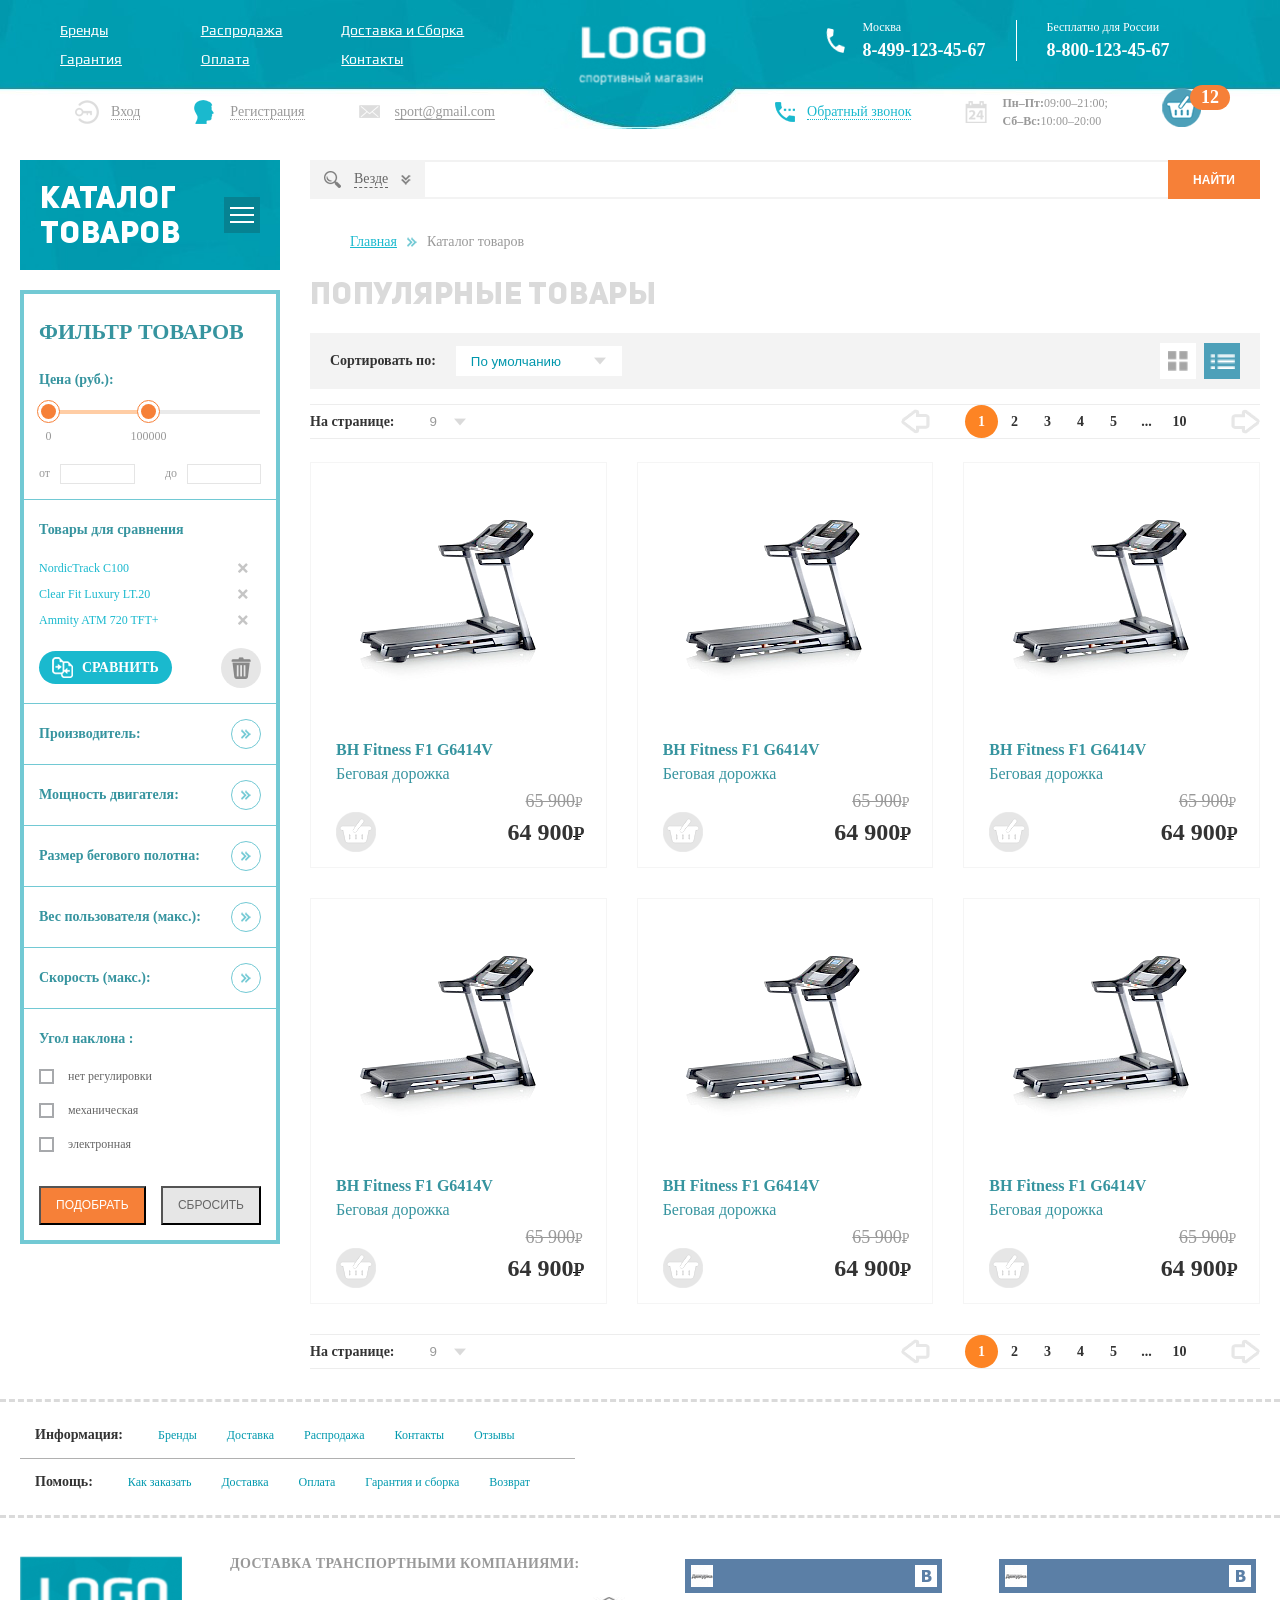
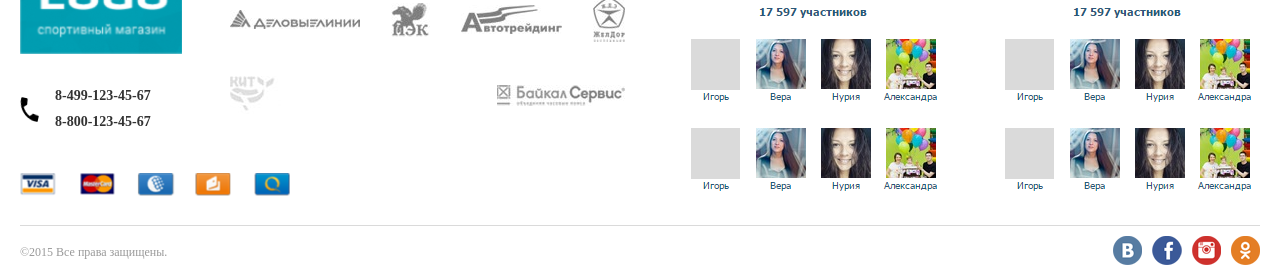
<file: catalogy.html>
<!DOCTYPE html>
<html lang="en">

<head>
    <meta charset="UTF-8">
    <meta name="viewport" content="width=device-width, initial-scale=1.0">
    <title>Catalogy</title>
    <link rel="stylesheet" href="css/style.css">
    <link rel="stylesheet" href="css/uni_sans_heavy_caps.css">
    <link rel="stylesheet" href="https://unpkg.com/swiper/swiper-bundle.min.css" />
</head>

<body class="_touch _webp">
    <div class="wrapper _loaded">
        <!-- header -->
        <header class="header">
            <div class="header__top top-header">
                <div class="top-header__content _container">
                    <div class="top-header__column">
                        <div class="top-header__menu menu">
                            <div class="menu__icon icon-menu">
                                <span></span>
                                <span></span>
                                <span></span>
                            </div>
                            <nav class="menu__body">
                                <ul class="menu__list">
                                    <li><a href="" class="menu__link">Бренды</a></li>
                                    <li><a href="" class="menu__link">Распродажа</a></li>
                                    <li><a href="" class="menu__link">Доставка и Сборка</a></li>
                                    <li><a href="" class="menu__link">Гарантия</a></li>
                                    <li><a href="" class="menu__link">Оплата</a></li>
                                    <li><a href="" class="menu__link">Контакты</a></li>
                                </ul>
                            </nav>
                        </div>
                    </div>
                    <div class="top-header__column top-header__column_logo ">
                        <a href="" class="top-header__logo"><img src="img/logo.png" alt=""></a>
                    </div>
                    <div class="top-header__column">
                        <div class="top-header__contacts contacts-header">
                            <div class="contacts-header__column">
                                <div class="contacts-header__item contacts-header__item_icon">
                                    <div class="contacts-header__label">Москва</div>
                                    <a href="tel:84991234567" class="contacts-header__phone">8-499-123-45-67</a>
                                </div>
                            </div>
                            <div class="contacts-header__column contacts-header__column_forcart">
                                <div class="contacts-header__item contacts-header__item_second-phone">
                                    <div class="contacts-header__label">Бесплатно для России</div>
                                    <a href="tel:88001234567" class="contacts-header__phone">8-800-123-45-67</a>
                                </div>
                            </div>
                        </div>
                    </div>
                </div>
            </div>
            <div class="header__bottom bottom-header">
                <div class="bottom-header__container _container">
                    <div class="bottom-header__column">
                        <ul data-da=".menu__body, 640, 0" class="bottom-header__actions actions-header">
                            <li>
                                <a href="" class="actions-header__item actions-header__item_login"><span>Вход</span></a>
                            </li>
                            <li>
                                <a href=""
                                    class="actions-header__item actions-header__item_reg"><span>Регистрация</span></a>
                            </li>
                            <li>
                                <a href="mailto:sport@gmail.com"
                                    class="actions-header__item actions-header__item_email"><span>sport@gmail.com</span></a>
                            </li>
                        </ul>
                    </div>
                    <div class="bottom-header__column">
                        <div class="bottom-header__info info-header">
                            <div class="info-header__column">
                                <a data-da=".menu__body, 640, 3" href="" class="info-header__callback"><span>Обратный
                                        звонок</span></a>
                            </div>
                            <div class="info-header__column">
                                <div class="info-header__schedule">
                                    <p><span>Пн–Пт:</span>09:00–21:00;</p>
                                    <p><span>Сб–Вс:</span>10:00–20:00</p>
                                </div>
                            </div>
                            <div class="info-header__column">
                                <a data-da=".contacts-header__column_forcart, 640, 3" href="checkout.html" class="info-header__cart">
                                    <span>12</span>
                                </a>
                            </div>
                        </div>
                    </div>
                </div>
            </div>
        </header>
        <main class="page">
            <!-- content -->
            <div class="page__container _container">
                <aside class="page__side">
                    <nav class="page__menu menu-page">
                        <div class="menu-page__header">
                            <div class="menu-page__title">Каталог товаров</div>
                            <div class="menu-page__burger">
                                <div class="menu-page__lines">
                                    <span></span>
                                    <span></span>
                                    <span></span>
                                </div>
                            </div>
                        </div>
                        <div class="menu-page__body">
                            <ul class="menu-page__list">
                                <li class="menu-page__parent">
                                    <a href="" class="menu-page__link ">Беговые
                                        дорожки </a>
                                    <div class="menu-page__submenu submenu-page">
                                        <div class="submenu-page__item">
                                            <ul class="submenu-page__menu">
                                                <li><a href="" class="submenu-page__link">Всепогодный</a></li>
                                                <li><a href="" class="submenu-page__link">Для помещений</a></li>
                                                <li><a href="" class="submenu-page__link">Профессиональный</a></li>
                                                <li><a href="" class="submenu-page__link">Любительский</a></li>
                                            </ul>
                                            <div class="submenu-page__product">
                                                <div class="item-product">
                                                    <div class="item-product__labels">
                                                        <!-- <div class="item-product__label">Товар дня</div> -->
                                                    </div>
                                                    <a href="" class="item-product__image">
                                                        <img src="img/produkts/1.png" alt="Тенисный столь. Зеленый">
                                                    </a>
                                                    <div class="item-product__body">
                                                        <a href="" class="item-product__title">Домашний теннисный стол
                                                            Donic Indoor
                                                            Roller 800 Green</a>
                                                        <div class="item-product__footer">

                                                            <a href="" class="item-product__add"></a>
                                                            <div class="item-product__price">64 900<span
                                                                    class="rub">Р</span></div>
                                                        </div>
                                                    </div>
                                                </div>
                                            </div>
                                        </div>
                                    </div>
                                </li>
                                <li class="menu-page__parent">
                                    <a href="" class="menu-page__link">Эллиптические тренажеры
                                    </a>
                                    <div class="menu-page__submenu submenu-page">
                                        <div class="submenu-page__item">
                                            <ul class="submenu-page__menu">
                                                <li><a href="" class="submenu-page__link">Всепогодный</a></li>
                                                <li><a href="" class="submenu-page__link">Для помещений</a></li>
                                                <li><a href="" class="submenu-page__link">Профессиональный</a></li>
                                                <li><a href="" class="submenu-page__link">Любительский</a></li>
                                            </ul>
                                            <div class="submenu-page__product">
                                                <div class="item-product">
                                                    <div class="item-product__labels">
                                                        <!-- <div class="item-product__label">Товар дня</div> -->
                                                    </div>
                                                    <a href="" class="item-product__image">
                                                        <img src="img/produkts/1.png" alt="Тенисный столь. Зеленый">
                                                    </a>
                                                    <div class="item-product__body">
                                                        <a href="" class="item-product__title">Домашний теннисный стол
                                                            Donic Indoor
                                                            Roller 800 Green</a>
                                                        <div class="item-product__footer">

                                                            <a href="" class="item-product__add"></a>
                                                            <div class="item-product__price">64 900<span
                                                                    class="rub">Р</span></div>
                                                        </div>
                                                    </div>
                                                </div>
                                            </div>
                                        </div>
                                    </div>
                                </li>
                                <li><a href="" class="menu-page__link">Велотренажеры </a></li>
                                <li><a href="" class="menu-page__link">Гребные тренажеры </a></li>
                                <li><a href="" class="menu-page__link">Вибромассажеры </a></li>
                                <li class="menu-page__parent">
                                    <a href="" class="menu-page__link">Тенисные
                                        столы </a>
                                    <div class="menu-page__submenu submenu-page">
                                        <div class="submenu-page__item">
                                            <ul class="submenu-page__menu">
                                                <li><a href="" class="submenu-page__link">Всепогодный</a></li>
                                                <li><a href="" class="submenu-page__link">Для помещений</a></li>
                                                <li><a href="" class="submenu-page__link">Профессиональный</a></li>
                                                <li><a href="" class="submenu-page__link">Любительский</a></li>
                                            </ul>
                                            <div class="submenu-page__product">
                                                <div class="item-product">
                                                    <div class="item-product__labels">
                                                        <div class="item-product__label">Товар дня</div>
                                                    </div>
                                                    <a href="" class="item-product__image">
                                                        <img src="img/produkts/1.png" alt="Тенисный столь. Зеленый">
                                                    </a>
                                                    <div class="item-product__body">
                                                        <a href="" class="item-product__title">Домашний теннисный стол
                                                            Donic Indoor
                                                            Roller 800 Green</a>
                                                        <div class="item-product__footer">

                                                            <a href="" class="item-product__add"></a>
                                                            <div class="item-product__price">64 900<span
                                                                    class="rub">Р</span></div>
                                                        </div>
                                                    </div>
                                                </div>
                                            </div>
                                        </div>
                                    </div>
                                </li>
                                <li><a href="" class="menu-page__link">Баскетбол </a></li>
                                <li class="menu-page__parent">
                                    <a href="" class="menu-page__link">Массажные
                                        кресла </a>
                                    <div class="menu-page__submenu submenu-page">
                                        <div class="submenu-page__item">
                                            <ul class="submenu-page__menu">
                                                <li><a href="" class="submenu-page__link">Всепогодный</a></li>
                                                <li><a href="" class="submenu-page__link">Для помещений</a></li>
                                                <li><a href="" class="submenu-page__link">Профессиональный</a></li>
                                                <li><a href="" class="submenu-page__link">Любительский</a></li>
                                            </ul>
                                            <div class="submenu-page__product">
                                                <div class="item-product">
                                                    <div class="item-product__labels">
                                                        <!-- <div class="item-product__label">Товар дня</div> -->
                                                    </div>
                                                    <a href="" class="item-product__image">
                                                        <img src="img/produkts/1.png" alt="Тенисный столь. Зеленый">
                                                    </a>
                                                    <div class="item-product__body">
                                                        <a href="" class="item-product__title">Домашний теннисный стол
                                                            Donic Indoor
                                                            Roller 800 Green</a>
                                                        <div class="item-product__footer">
                                                            <div class="item-product__old-price">65 900<span
                                                                    class="rub">Р</span>
                                                            </div>
                                                            <a href="" class="item-product__add"></a>
                                                            <div class="item-product__price">64 900<span
                                                                    class="rub">Р</span></div>
                                                        </div>
                                                    </div>
                                                </div>
                                            </div>
                                        </div>
                                    </div>
                                </li>
                                <li class="menu-page__parent">
                                    <a href="" class="menu-page__link">Массажные столы </a>
                                    <div class="menu-page__submenu submenu-page">
                                        <div class="submenu-page__item">
                                            <ul class="submenu-page__menu">
                                                <li><a href="" class="submenu-page__link">Всепогодный</a></li>
                                                <li><a href="" class="submenu-page__link">Для помещений</a></li>
                                                <li><a href="" class="submenu-page__link">Профессиональный</a></li>
                                                <li><a href="" class="submenu-page__link">Любительский</a></li>
                                            </ul>
                                            <div class="submenu-page__product">
                                                <div class="item-product">
                                                    <div class="item-product__labels">
                                                        <div class="item-product__label">Товар дня</div>
                                                    </div>
                                                    <a href="" class="item-product__image">
                                                        <img src="img/produkts/1.png" alt="Тенисный столь. Зеленый">
                                                    </a>
                                                    <div class="item-product__body">
                                                        <a href="" class="item-product__title">Домашний теннисный стол
                                                            Donic Indoor
                                                            Roller 800 Green</a>
                                                        <div class="item-product__footer">
                                                            <div class="item-product__old-price">65 900<span
                                                                    class="rub">Р</span>
                                                            </div>
                                                            <a href="" class="item-product__add"></a>
                                                            <div class="item-product__price">64 900<span
                                                                    class="rub">Р</span></div>
                                                        </div>
                                                    </div>
                                                </div>
                                            </div>
                                        </div>
                                    </div>
                                </li>
                                <li><a href="" class="menu-page__link">Силовые тренажеры </a></li>
                                <li><a href="" class="menu-page__link">Батуты </a></li>
                                <li><a href="" class="menu-page__link">Детские городки </a></li>
                                <li><a href="" class="menu-page__link">Дачная мебель </a></li>
                                <li><a href="" class="menu-page__link">Уличные спортивные комплексы </a></li>
                                <li><a href="" class="menu-page__link">Аксессуары </a></li>
                            </ul>
                        </div>
                    </nav>
                    <form action="#" class="filter">
                        <div class="filter__title">Фильтр товаров</div>
                        <div class="filter__content">      
                        <div class="filter__body _spollers">
                            <div class="filter__section section-filter">
                                <div class="section-filter__title">Цена (руб.):</div>
                                <div class="section-filter__body">
                                    <div class="price-filter">
                                        <div class="price-filter__slider"></div>
                                        <div class="price-filter__values values-price-filter">
                                            <div class="values-price-filter__column">
                                                <div class="values-price-filter__label">от</div>
                                                <div class="values-price-filter__input">
                                                    <input id="price-start" autocomplete="off" type="text" name="form[]"
                                                        class="input">
                                                </div>
                                            </div>
                                            <div class="values-price-filter__column">
                                                <div class="values-price-filter__label">до</div>
                                                <div class="values-price-filter__input">
                                                    <input id="price-end" autocomplete="off" type="text" name="form[]"
                                                        class="input">
                                                </div>
                                            </div>
                                        </div>
                                    </div>
                                </div>
                            </div>
                            <div class="filter__section section-filter">
                                <div class="section-filter__title">Товары для сравнения</div>
                                <div class="section-filter__body">
                                    <div class="compare-filter">
                                        <div class="compare-filter__items">
                                            <div class="compare-filter__item">
                                                <a href="" class="compare-filter__link">NordicTrack C100</a>
                                                <a href="" class="compare-filter__remove"></a>
                                            </div>
                                            <div class="compare-filter__item">
                                                <a href="" class="compare-filter__link">Clear Fit Luxury LT.20</a>
                                                <a href="" class="compare-filter__remove"></a>
                                            </div>
                                            <div class="compare-filter__item">
                                                <a href="" class="compare-filter__link">Ammity ATM 720 TFT+</a>
                                                <a href="" class="compare-filter__remove"></a>
                                            </div>
                                        </div>
                                        <div class="compare-filter__footer">
                                            <a href="" class="compare-filter__button"><span>Сравнить</span></a>
                                            <a href="" class="compare-filter__clean"></a>
                                        </div>
                                    </div>
                                </div>
                            </div>
                            <div class="filter__section section-filter">
                                <div class="section-filter__title _spoller"><span>Производитель:</span></div>
                                <div class="section-filter__body">
                                    <label class="section-filter__checkbox checkbox">
                                        <input data-error="Error" class="checkbox__input" type="checkbox" value="1"
                                            name="form[]">
                                        <span class="checkbox__text"><span>Сlear-fit</span></span>
                                    </label>
                                    <label class="section-filter__checkbox checkbox">
                                        <input data-error="Error" class="checkbox__input" type="checkbox" value="1"
                                            name="form[]">
                                        <span class="checkbox__text"><span>Diadora</span></span>
                                    </label>
                                    <label class="section-filter__checkbox checkbox">
                                        <input data-error="Error" class="checkbox__input" type="checkbox" value="1"
                                            name="form[]">
                                        <span class="checkbox__text"><span>Hasttings</span></span>
                                    </label>
                                    <label class="section-filter__checkbox checkbox">
                                        <input data-error="Error" class="checkbox__input" type="checkbox" value="1"
                                            name="form[]">
                                        <span class="checkbox__text"><span>Carbon-fitness</span></span>
                                    </label>
                                    <label class="section-filter__checkbox checkbox">
                                        <input data-error="Error" class="checkbox__input" type="checkbox" value="1"
                                            name="form[]">
                                        <span class="checkbox__text"><span>Nordic Track</span></span>
                                    </label>
                                </div>
                            </div>
                            <div class="filter__section section-filter">
                                <div class="section-filter__title _spoller"><span>Мощность двигателя:</span></div>
                                <div class="section-filter__body">
                                    <label class="section-filter__checkbox checkbox">
                                        <input data-error="Error" class="checkbox__input" type="checkbox" value="1"
                                            name="form[]">
                                        <span class="checkbox__text"><span>12</span></span>
                                    </label>
                                    <label class="section-filter__checkbox checkbox">
                                        <input data-error="Error" class="checkbox__input" type="checkbox" value="1"
                                            name="form[]">
                                        <span class="checkbox__text"><span>14</span></span>
                                    </label>
                                    <label class="section-filter__checkbox checkbox">
                                        <input data-error="Error" class="checkbox__input" type="checkbox" value="1"
                                            name="form[]">
                                        <span class="checkbox__text"><span>16</span></span>
                                    </label>
                                    <label class="section-filter__checkbox checkbox">
                                        <input data-error="Error" class="checkbox__input" type="checkbox" value="1"
                                            name="form[]">
                                        <span class="checkbox__text"><span>18</span></span>
                                    </label>
                                    <label class="section-filter__checkbox checkbox">
                                        <input data-error="Error" class="checkbox__input" type="checkbox" value="1"
                                            name="form[]">
                                        <span class="checkbox__text"><span>20</span></span>
                                    </label>
                                </div>
                            </div>
                            <div class="filter__section section-filter">
                                <div class="section-filter__title _spoller"><span>Размер бегового полотна:</span></div>
                                <div class="section-filter__body">
                                    <label class="section-filter__checkbox checkbox">
                                        <input data-error="Error" class="checkbox__input" type="checkbox" value="1"
                                            name="form[]">
                                        <span class="checkbox__text"><span>30x50</span></span>
                                    </label>
                                    <label class="section-filter__checkbox checkbox">
                                        <input data-error="Error" class="checkbox__input" type="checkbox" value="1"
                                            name="form[]">
                                        <span class="checkbox__text"><span>35x55</span></span>
                                    </label>
                                    <label class="section-filter__checkbox checkbox">
                                        <input data-error="Error" class="checkbox__input" type="checkbox" value="1"
                                            name="form[]">
                                        <span class="checkbox__text"><span>40x60</span></span>
                                    </label>
                                    <label class="section-filter__checkbox checkbox">
                                        <input data-error="Error" class="checkbox__input" type="checkbox" value="1"
                                            name="form[]">
                                        <span class="checkbox__text"><span>45x65</span></span>
                                    </label>
                                    <label class="section-filter__checkbox checkbox">
                                        <input data-error="Error" class="checkbox__input" type="checkbox" value="1"
                                            name="form[]">
                                        <span class="checkbox__text"><span>50x70</span></span>
                                    </label>
                                </div>
                            </div>
                            <div class="filter__section section-filter">
                                <div class="section-filter__title _spoller"><span>Вес пользователя (макс.):</span></div>
                                <div class="section-filter__body">
                                    <label class="section-filter__checkbox checkbox">
                                        <input data-error="Error" class="checkbox__input" type="checkbox" value="1"
                                            name="form[]">
                                        <span class="checkbox__text"><span>100</span></span>
                                    </label>
                                    <label class="section-filter__checkbox checkbox">
                                        <input data-error="Error" class="checkbox__input" type="checkbox" value="1"
                                            name="form[]">
                                        <span class="checkbox__text"><span>120</span></span>
                                    </label>
                                    <label class="section-filter__checkbox checkbox">
                                        <input data-error="Error" class="checkbox__input" type="checkbox" value="1"
                                            name="form[]">
                                        <span class="checkbox__text"><span>150</span></span>
                                    </label>
                                    <label class="section-filter__checkbox checkbox">
                                        <input data-error="Error" class="checkbox__input" type="checkbox" value="1"
                                            name="form[]">
                                        <span class="checkbox__text"><span>180</span></span>
                                    </label>
                                    <label class="section-filter__checkbox checkbox">
                                        <input data-error="Error" class="checkbox__input" type="checkbox" value="1"
                                            name="form[]">
                                        <span class="checkbox__text"><span>200</span></span>
                                    </label>
                                </div>
                            </div>
                            <div class="filter__section section-filter">
                                <div class="section-filter__title _spoller"><span>Скорость (макс.):</span></div>
                                <div class="section-filter__body">
                                    <label class="section-filter__checkbox checkbox">
                                        <input data-error="Error" class="checkbox__input" type="checkbox" value="1"
                                            name="form[]">
                                        <span class="checkbox__text"><span>2</span></span>
                                    </label>
                                    <label class="section-filter__checkbox checkbox">
                                        <input data-error="Error" class="checkbox__input" type="checkbox" value="1"
                                            name="form[]">
                                        <span class="checkbox__text"><span>4</span></span>
                                    </label>
                                    <label class="section-filter__checkbox checkbox">
                                        <input data-error="Error" class="checkbox__input" type="checkbox" value="1"
                                            name="form[]">
                                        <span class="checkbox__text"><span>6</span></span>
                                    </label>
                                    <label class="section-filter__checkbox checkbox">
                                        <input data-error="Error" class="checkbox__input" type="checkbox" value="1"
                                            name="form[]">
                                        <span class="checkbox__text"><span>8</span></span>
                                    </label>
                                    <label class="section-filter__checkbox checkbox">
                                        <input data-error="Error" class="checkbox__input" type="checkbox" value="1"
                                            name="form[]">
                                        <span class="checkbox__text"><span>10</span></span>
                                    </label>
                                </div>
                            </div>
                            <div class="filter__section section-filter">
                                <div class="section-filter__title"><span>Угол наклона :</span></div>
                                <div class="section-filter__body">
                                    <label class="section-filter__checkbox checkbox">
                                        <input data-error="Error" class="checkbox__input" type="checkbox" value="1"
                                            name="form[]">
                                        <span class="checkbox__text"><span>нет регулировки</span></span>
                                    </label>
                                    <label class="section-filter__checkbox checkbox">
                                        <input data-error="Error" class="checkbox__input" type="checkbox" value="1"
                                            name="form[]">
                                        <span class="checkbox__text"><span>механическая</span></span>
                                    </label>
                                    <label class="section-filter__checkbox checkbox">
                                        <input data-error="Error" class="checkbox__input" type="checkbox" value="1"
                                            name="form[]">
                                        <span class="checkbox__text"><span>электронная</span></span>
                                    </label>
                                </div>
                            </div>
                        </div>
                        <div class="filter__footer">
                            <button type="submit" class="filter__btn btn btn_orange">Подобрать</button>
                            <button type="reset" class="filter__btn btn btn_grey">Сбросить</button>
                        </div>
                    </div>
                    </form>
                </aside>
                <div class="page__content">
                    <form action="#" class="page__search search-page">
                        <div class="search-page__select">
                            <div class="search-page__title">
                                <span>Везде</span>
                                <span data-text="Выбрано:" class="search-page__quantity"></span>
                            </div>
                            <div class="search-page__categories categories-search">
                                <div class="categories-search__row">
                                    <div class="categories-search__column">
                                        <ul class="categories-search__list">
                                            <li>
                                                <label class="categories-search__checkbox checkbox">
                                                    <input data-error="Error" class="checkbox__input" type="checkbox"
                                                        value="1" name="form[]">
                                                    <span class="checkbox__text"><span>Беговые дорожки</span></span>
                                                </label>
                                            </li>
                                            <li>
                                                <label class="categories-search__checkbox checkbox">
                                                    <input data-error="Error" class="checkbox__input" type="checkbox"
                                                        value="1" name="form[]">
                                                    <span class="checkbox__text"><span>Эллиптические
                                                            тренажеры</span></span>
                                                </label>
                                            </li>
                                            <li>
                                                <label class="categories-search__checkbox checkbox">
                                                    <input data-error="Error" class="checkbox__input" type="checkbox"
                                                        value="1" name="form[]">
                                                    <span class="checkbox__text"><span>Велотренажеры</span></span>
                                                </label>
                                            </li>
                                            <li>
                                                <label class="categories-search__checkbox checkbox">
                                                    <input data-error="Error" class="checkbox__input" type="checkbox"
                                                        value="1" name="form[]">
                                                    <span class="checkbox__text"><span>Гребные тренажеры</span></span>
                                                </label>
                                            </li>
                                            <li>
                                                <label class="categories-search__checkbox checkbox">
                                                    <input data-error="Error" class="checkbox__input" type="checkbox"
                                                        value="1" name="form[]">
                                                    <span class="checkbox__text"><span>Вибромассажеры</span></span>
                                                </label>
                                            </li>

                                        </ul>
                                    </div>
                                    <div class="categories-search__column">
                                        <ul class="categories-search__list">
                                            <li>
                                                <label class="categories-search__checkbox checkbox">
                                                    <input data-error="Error" class="checkbox__input" type="checkbox"
                                                        value="1" name="form[]">
                                                    <span class="checkbox__text"><span>Теннисные столы</span></span>
                                                </label>
                                            </li>
                                            <li>
                                                <label class="categories-search__checkbox checkbox">
                                                    <input data-error="Error" class="checkbox__input" type="checkbox"
                                                        value="1" name="form[]">
                                                    <span class="checkbox__text"><span>Баскетбольные щиты и
                                                            стойки</span></span>
                                                </label>
                                            </li>
                                            <li>
                                                <label class="categories-search__checkbox checkbox">
                                                    <input data-error="Error" class="checkbox__input" type="checkbox"
                                                        value="1" name="form[]">
                                                    <span class="checkbox__text"><span>Массажные кресла</span></span>
                                                </label>
                                            </li>
                                            <li>
                                                <label class="categories-search__checkbox checkbox">
                                                    <input data-error="Error" class="checkbox__input" type="checkbox"
                                                        value="1" name="form[]">
                                                    <span class="checkbox__text"><span>Массажные столы</span></span>
                                                </label>
                                            </li>
                                            <li>
                                                <label class="categories-search__checkbox checkbox">
                                                    <input data-error="Error" class="checkbox__input" type="checkbox"
                                                        value="1" name="form[]">
                                                    <span class="checkbox__text"><span>Силовые тренажеры</span></span>
                                                </label>
                                            </li>

                                        </ul>
                                    </div>
                                    <div class="categories-search__column">
                                        <ul class="categories-search__list">
                                            <li>
                                                <label class="categories-search__checkbox checkbox">
                                                    <input data-error="Error" class="checkbox__input" type="checkbox"
                                                        value="1" name="form[]">
                                                    <span class="checkbox__text"><span>Батуты</span></span>
                                                </label>
                                            </li>
                                            <li>
                                                <label class="categories-search__checkbox checkbox">
                                                    <input data-error="Error" class="checkbox__input" type="checkbox"
                                                        value="1" name="form[]">
                                                    <span class="checkbox__text"><span>Детские городки</span></span>
                                                </label>
                                            </li>
                                            <li>
                                                <label class="categories-search__checkbox checkbox">
                                                    <input data-error="Error" class="checkbox__input" type="checkbox"
                                                        value="1" name="form[]">
                                                    <span class="checkbox__text"><span>Дачная мебель</span></span>
                                                </label>
                                            </li>
                                            <li>
                                                <label class="categories-search__checkbox checkbox">
                                                    <input data-error="Error" class="checkbox__input" type="checkbox"
                                                        value="1" name="form[]">
                                                    <span class="checkbox__text"><span>Уличные спортивные
                                                            комплексы</span></span>
                                                </label>
                                            </li>
                                            <li>
                                                <label class="categories-search__checkbox checkbox">
                                                    <input data-error="Error" class="checkbox__input" type="checkbox"
                                                        value="1" name="form[]">
                                                    <span class="checkbox__text"><span>Аксессуары</span></span>
                                                </label>
                                            </li>

                                        </ul>
                                    </div>
                                </div>
                            </div>
                        </div>
                        <div class="search-page__input">
                            <input autocomplete="off" type="text" name="form[]" data-error="Error" data-value=""
                                class="input">
                        </div>
                        <button type="submit" class="search-page__btn btn">Найти</button>
                    </form>
                    <nav class="breadcrumbs">
                        <ul class="breadcrumbs__list">
                            <li>
                                <a href="index.html" class="breadcrumbs__link">Главная</a>
                            </li>
                            <li>
                                <span class="breadcrumbs__item">Каталог товаров</span>
                            </li>
                        </ul>
                    </nav>
                    <div class="catalog">
                        <h1 class="catalog__title">Популярные товары</h1>
                        <div class="catalog__actions actions-catalog">
                            <div class="actions-catalog__order order-catalog">
                                <div class="order-catalog__label">Сортировать по:</div>
                                <div class="order-catalog__select">
                                <select name="form[]" class="form">
                                    <option value="1" selected="selected">По умолчанию</option>
                                    <option value="2">По цене</option>
                                    <option value="3">По названию</option>
                                </select>
                            </div>
                            </div>
                            <div class="actions-catalog__view view-catalog">
                                <div class="view-catalog__item view-catalog__item_grid"></div>
                                <div class="view-catalog__item view-catalog__item_list"></div>
                            </div>

                        </div>
                        <div class="catalog__navi navi-catalog navi-catalog_top">
                            <div class="navi-catalog__show show-catalog">
                                <div class="show-catalog__label">На странице:</div>
                                <div class="show-catalog__select">
                                    <select name="form[]" class="show">
                                        <option value="1" selected="selected">9</option>
                                        <option value="2">18</option>
                                        <option value="3">32</option>
                                        <option value="3">60</option>
                                    </select>
                                </div>
                            </div>
                            <div class="navi-caralog__pages">
                                <div class="pagging">
                                    <a href="" class="pagging__arrow"></a>
                                    <ul class="pagging__list">
                                        <li>
                                            <a href="" class="pagging__item _active">1</a>
                                        </li>
                                        <li>
                                            <a href="" class="pagging__item">2</a>
                                        </li>
                                        <li>
                                            <a href="" class="pagging__item">3</a>
                                        </li>
                                        <li>
                                            <a href="" class="pagging__item">4</a>
                                        </li>
                                        <li>
                                            <a href="" class="pagging__item">5</a>
                                        </li>
                                        <li>
                                            <a href="" class="pagging__item">...</a>
                                        </li>
                                        <li>
                                            <a href="" class="pagging__item">10</a>
                                        </li>
                                    </ul>
                                    <a href="" class="pagging__arrow"></a>
                                </div>
                            </div>
                        </div>
                            <div class="catalog__products items-products">
                                <div class="items-products__column">
                                    <div class="item-product">
                                        <div class="item-product__labels">
                                            <!-- <div class="item-product__label">Товар дня</div> -->
                                        </div>
                                        <a href="" class="item-product__image">
                                            <img src="img/produkts/2.png"
                                                alt="Тенисный столь. Зеленый">
                                        </a>
                                        <div class="item-product__body">
                                            <a href="" class="item-product__title">
                                                <span>BH Fitness F1 G6414V</span>
                                                Беговая дорожка
                                            </a>

                                            <div class="item-product__footer">
                                                <div class="item-product__old-price">65
                                                    900<span class="rub">Р</span>
                                                </div>
                                                <a href="" class="item-product__add"></a>
                                                <div class="item-product__price">64 900<span
                                                        class="rub">Р</span></div>
                                            </div>
                                        </div>
                                        <div class="item-product__hover hover-item-product">
                                            <a href="" class="hover-item-product__title">
                                                <span>BH Fitness F1 G6414V</span>
                                                Беговая дорожка
                                            </a>
                                            <div
                                                class="hover-item-product__options options-item-product">
                                                <div class="options-item-product__item">
                                                    <div
                                                        class="options-item-product__label">
                                                        Тип беговой дорожки: </div>
                                                    <div
                                                        class="options-item-product__value">
                                                        Электрическая</div>
                                                </div>
                                                <div class="options-item-product__item">
                                                    <div
                                                        class="options-item-product__label">
                                                        Скорость движения (км/ч): </div>
                                                    <div
                                                        class="options-item-product__value">
                                                        22</div>
                                                </div>
                                                <div class="options-item-product__item">
                                                    <div
                                                        class="options-item-product__label">
                                                        Складывание: </div>
                                                    <div
                                                        class="options-item-product__value">
                                                        Есть</div>
                                                </div>
                                            </div>
                                            <div class="hover-item-product__body">
                                                <a href="" class="hover-item-product__compare"><span>Сравнить</span></a>
                                            </div>
                                            <div class="hover-item-product__footer">

                                                <a href=""
                                                    class="hover-item-product__cart hover-item-product__cart_catalog"></a>
                                                <div class="hover-item-product__price">64
                                                    900<span class="rub">Р</span></div>
                                            </div>
                                        </div>
                                    </div>
                                </div>
                                <div class="items-products__column">
                                    <div class="item-product">
                                        <div class="item-product__labels">
                                            <!-- <div class="item-product__label">Товар дня</div> -->
                                        </div>
                                        <a href="" class="item-product__image">
                                            <img src="img/produkts/2.png"
                                                alt="Тенисный столь. Зеленый">
                                        </a>
                                        <div class="item-product__body">
                                            <a href="" class="item-product__title">
                                                <span>BH Fitness F1 G6414V</span>
                                                Беговая дорожка
                                            </a>

                                            <div class="item-product__footer">
                                                <div class="item-product__old-price">65
                                                    900<span class="rub">Р</span>
                                                </div>
                                                <a href="" class="item-product__add"></a>
                                                <div class="item-product__price">64 900<span
                                                        class="rub">Р</span></div>
                                            </div>
                                        </div>
                                        <div class="item-product__hover hover-item-product">
                                            <a href="" class="hover-item-product__title">
                                                <span>BH Fitness F1 G6414V</span>
                                                Беговая дорожка
                                            </a>
                                            <div
                                                class="hover-item-product__options options-item-product">
                                                <div class="options-item-product__item">
                                                    <div
                                                        class="options-item-product__label">
                                                        Тип беговой дорожки: </div>
                                                    <div
                                                        class="options-item-product__value">
                                                        Электрическая</div>
                                                </div>
                                                <div class="options-item-product__item">
                                                    <div
                                                        class="options-item-product__label">
                                                        Скорость движения (км/ч): </div>
                                                    <div
                                                        class="options-item-product__value">
                                                        22</div>
                                                </div>
                                                <div class="options-item-product__item">
                                                    <div
                                                        class="options-item-product__label">
                                                        Складывание: </div>
                                                    <div
                                                        class="options-item-product__value">
                                                        Есть</div>
                                                </div>
                                            </div>
                                            <div class="hover-item-product__body">
                                                <a href="" class="hover-item-product__compare"><span>Сравнить</span></a>
                                            </div>
                                            <div class="hover-item-product__footer">

                                                <a href=""
                                                    class="hover-item-product__cart hover-item-product__cart_catalog"></a>
                                                <div class="hover-item-product__price">64
                                                    900<span class="rub">Р</span></div>
                                            </div>
                                        </div>
                                    </div>
                                </div>
                                <div class="items-products__column">
                                    <div class="item-product">
                                        <div class="item-product__labels">
                                            <!-- <div class="item-product__label">Товар дня</div> -->
                                        </div>
                                        <a href="" class="item-product__image">
                                            <img src="img/produkts/2.png"
                                                alt="Тенисный столь. Зеленый">
                                        </a>
                                        <div class="item-product__body">
                                            <a href="" class="item-product__title">
                                                <span>BH Fitness F1 G6414V</span>
                                                Беговая дорожка
                                            </a>

                                            <div class="item-product__footer">
                                                <div class="item-product__old-price">65
                                                    900<span class="rub">Р</span>
                                                </div>
                                                <a href="" class="item-product__add"></a>
                                                <div class="item-product__price">64 900<span
                                                        class="rub">Р</span></div>
                                            </div>
                                        </div>
                                        <div class="item-product__hover hover-item-product">
                                            <a href="" class="hover-item-product__title">
                                                <span>BH Fitness F1 G6414V</span>
                                                Беговая дорожка
                                            </a>
                                            <div
                                                class="hover-item-product__options options-item-product">
                                                <div class="options-item-product__item">
                                                    <div
                                                        class="options-item-product__label">
                                                        Тип беговой дорожки: </div>
                                                    <div
                                                        class="options-item-product__value">
                                                        Электрическая</div>
                                                </div>
                                                <div class="options-item-product__item">
                                                    <div
                                                        class="options-item-product__label">
                                                        Скорость движения (км/ч): </div>
                                                    <div
                                                        class="options-item-product__value">
                                                        22</div>
                                                </div>
                                                <div class="options-item-product__item">
                                                    <div
                                                        class="options-item-product__label">
                                                        Складывание: </div>
                                                    <div
                                                        class="options-item-product__value">
                                                        Есть</div>
                                                </div>
                                            </div>
                                            <div class="hover-item-product__body">
                                                <a href="" class="hover-item-product__compare"><span>Сравнить</span></a>
                                            </div>
                                            <div class="hover-item-product__footer">

                                                <a href=""
                                                    class="hover-item-product__cart hover-item-product__cart_catalog"></a>
                                                <div class="hover-item-product__price">64
                                                    900<span class="rub">Р</span></div>
                                            </div>
                                        </div>
                                    </div>
                                </div>
                                <div class="items-products__column">
                                    <div class="item-product">
                                        <div class="item-product__labels">
                                            <!-- <div class="item-product__label">Товар дня</div> -->
                                        </div>
                                        <a href="" class="item-product__image">
                                            <img src="img/produkts/2.png"
                                                alt="Тенисный столь. Зеленый">
                                        </a>
                                        <div class="item-product__body">
                                            <a href="" class="item-product__title">
                                                <span>BH Fitness F1 G6414V</span>
                                                Беговая дорожка
                                            </a>

                                            <div class="item-product__footer">
                                                <div class="item-product__old-price">65
                                                    900<span class="rub">Р</span>
                                                </div>
                                                <a href="" class="item-product__add"></a>
                                                <div class="item-product__price">64 900<span
                                                        class="rub">Р</span></div>
                                            </div>
                                        </div>
                                        <div class="item-product__hover hover-item-product">
                                            <a href="" class="hover-item-product__title">
                                                <span>BH Fitness F1 G6414V</span>
                                                Беговая дорожка
                                            </a>
                                            <div
                                                class="hover-item-product__options options-item-product">
                                                <div class="options-item-product__item">
                                                    <div
                                                        class="options-item-product__label">
                                                        Тип беговой дорожки: </div>
                                                    <div
                                                        class="options-item-product__value">
                                                        Электрическая</div>
                                                </div>
                                                <div class="options-item-product__item">
                                                    <div
                                                        class="options-item-product__label">
                                                        Скорость движения (км/ч): </div>
                                                    <div
                                                        class="options-item-product__value">
                                                        22</div>
                                                </div>
                                                <div class="options-item-product__item">
                                                    <div
                                                        class="options-item-product__label">
                                                        Складывание: </div>
                                                    <div
                                                        class="options-item-product__value">
                                                        Есть</div>
                                                </div>
                                            </div>
                                            <div class="hover-item-product__body">
                                                <a href="" class="hover-item-product__compare"><span>Сравнить</span></a>
                                            </div>
                                            <div class="hover-item-product__footer">

                                                <a href=""
                                                    class="hover-item-product__cart hover-item-product__cart_catalog"></a>
                                                <div class="hover-item-product__price">64
                                                    900<span class="rub">Р</span></div>
                                            </div>
                                        </div>
                                    </div>
                                </div>
                                <div class="items-products__column">
                                    <div class="item-product">
                                        <div class="item-product__labels">
                                            <!-- <div class="item-product__label">Товар дня</div> -->
                                        </div>
                                        <a href="" class="item-product__image">
                                            <img src="img/produkts/2.png"
                                                alt="Тенисный столь. Зеленый">
                                        </a>
                                        <div class="item-product__body">
                                            <a href="" class="item-product__title">
                                                <span>BH Fitness F1 G6414V</span>
                                                Беговая дорожка
                                            </a>

                                            <div class="item-product__footer">
                                                <div class="item-product__old-price">65
                                                    900<span class="rub">Р</span>
                                                </div>
                                                <a href="" class="item-product__add"></a>
                                                <div class="item-product__price">64 900<span
                                                        class="rub">Р</span></div>
                                            </div>
                                        </div>
                                        <div class="item-product__hover hover-item-product">
                                            <a href="" class="hover-item-product__title">
                                                <span>BH Fitness F1 G6414V</span>
                                                Беговая дорожка
                                            </a>
                                            <div
                                                class="hover-item-product__options options-item-product">
                                                <div class="options-item-product__item">
                                                    <div
                                                        class="options-item-product__label">
                                                        Тип беговой дорожки: </div>
                                                    <div
                                                        class="options-item-product__value">
                                                        Электрическая</div>
                                                </div>
                                                <div class="options-item-product__item">
                                                    <div
                                                        class="options-item-product__label">
                                                        Скорость движения (км/ч): </div>
                                                    <div
                                                        class="options-item-product__value">
                                                        22</div>
                                                </div>
                                                <div class="options-item-product__item">
                                                    <div
                                                        class="options-item-product__label">
                                                        Складывание: </div>
                                                    <div
                                                        class="options-item-product__value">
                                                        Есть</div>
                                                </div>
                                            </div>
                                            <div class="hover-item-product__body">
                                                <a href="" class="hover-item-product__compare"><span>Сравнить</span></a>
                                            </div>
                                            <div class="hover-item-product__footer">

                                                <a href=""
                                                    class="hover-item-product__cart hover-item-product__cart_catalog"></a>
                                                <div class="hover-item-product__price">64
                                                    900<span class="rub">Р</span></div>
                                            </div>
                                        </div>
                                    </div>
                                </div>
                                <div class="items-products__column">
                                    <div class="item-product">
                                        <div class="item-product__labels">
                                            <!-- <div class="item-product__label">Товар дня</div> -->
                                        </div>
                                        <a href="" class="item-product__image">
                                            <img src="img/produkts/2.png"
                                                alt="Тенисный столь. Зеленый">
                                        </a>
                                        <div class="item-product__body">
                                            <a href="" class="item-product__title">
                                                <span>BH Fitness F1 G6414V</span>
                                                Беговая дорожка
                                            </a>

                                            <div class="item-product__footer">
                                                <div class="item-product__old-price">65
                                                    900<span class="rub">Р</span>
                                                </div>
                                                <a href="" class="item-product__add"></a>
                                                <div class="item-product__price">64 900<span
                                                        class="rub">Р</span></div>
                                            </div>
                                        </div>
                                        <div class="item-product__hover hover-item-product">
                                            <a href="" class="hover-item-product__title">
                                                <span>BH Fitness F1 G6414V</span>
                                                Беговая дорожка
                                            </a>
                                            <div
                                                class="hover-item-product__options options-item-product">
                                                <div class="options-item-product__item">
                                                    <div
                                                        class="options-item-product__label">
                                                        Тип беговой дорожки: </div>
                                                    <div
                                                        class="options-item-product__value">
                                                        Электрическая</div>
                                                </div>
                                                <div class="options-item-product__item">
                                                    <div
                                                        class="options-item-product__label">
                                                        Скорость движения (км/ч): </div>
                                                    <div
                                                        class="options-item-product__value">
                                                        22</div>
                                                </div>
                                                <div class="options-item-product__item">
                                                    <div
                                                        class="options-item-product__label">
                                                        Складывание: </div>
                                                    <div
                                                        class="options-item-product__value">
                                                        Есть</div>
                                                </div>
                                            </div>
                                            <div class="hover-item-product__body">
                                                <a href="" class="hover-item-product__compare"><span>Сравнить</span></a>
                                            </div>
                                            <div class="hover-item-product__footer">

                                                <a href=""
                                                    class="hover-item-product__cart hover-item-product__cart_catalog"></a>
                                                <div class="hover-item-product__price">64
                                                    900<span class="rub">Р</span></div>
                                            </div>
                                        </div>
                                    </div>
                                </div>
                            </div>
                        <div class="catalog__navi navi-catalog">
                            <div class="navi-catalog__show show-catalog">
                                <div class="show-catalog__label">На странице:</div>
                                <div class="show-catalog__select">
                                    <select name="form[]" class="show">
                                        <option value="1" selected="selected">9</option>
                                        <option value="2">18</option>
                                        <option value="3">32</option>
                                        <option value="3">60</option>
                                    </select>
                                </div>
                            </div>
                            <div class="navi-caralog__pages">
                                <div class="pagging">
                                    <a href="" class="pagging__arrow"></a>
                                    <ul class="pagging__list">
                                        <li>
                                            <a href="" class="pagging__item _active">1</a>
                                        </li>
                                        <li>
                                            <a href="" class="pagging__item">2</a>
                                        </li>
                                        <li>
                                            <a href="" class="pagging__item">3</a>
                                        </li>
                                        <li>
                                            <a href="" class="pagging__item">4</a>
                                        </li>
                                        <li>
                                            <a href="" class="pagging__item">5</a>
                                        </li>
                                        <li>
                                            <a href="" class="pagging__item">...</a>
                                        </li>
                                        <li>
                                            <a href="" class="pagging__item">10</a>
                                        </li>
                                    </ul>
                                    <a href="" class="pagging__arrow"></a>
                                </div>
                            </div>
                        </div>
                    </div>
                </div>
            </div>

            <div class="page__info-menu info-menu">
                <div class="info-menu__container _container">
                    <div class="info-menu__body">
                        <div class="info-menu__line">
                            <div class="info-menu__label">Информация:</div>
                            <ul class="info-menu__list">
                                <li><a href="" class="info-menu__link">Бренды</a></li>
                                <li><a href="" class="info-menu__link">Доставка</a></li>
                                <li><a href="" class="info-menu__link">Распродажа</a></li>
                                <li><a href="" class="info-menu__link">Контакты</a></li>
                                <li><a href="" class="info-menu__link">Отзывы</a></li>
                            </ul>
                        </div>
                        <div class="info-menu__line">
                            <div class="info-menu__label">Помощь:</div>
                            <ul class="info-menu__list">
                                <li><a href="" class="info-menu__link">Как заказать</a></li>
                                <li><a href="" class="info-menu__link">Доставка</a></li>
                                <li><a href="" class="info-menu__link">Оплата</a></li>
                                <li><a href="" class="info-menu__link">Гарантия и сборка</a></li>
                                <li><a href="" class="info-menu__link">Возврат</a></li>
                            </ul>
                        </div>
                    </div>
                </div>
            </div>
        </main>
        <!-- footer -->
        <footer class="footer">
            <div class="footer__content _container">
                <div class="footer__body">
                    <div class="footer__column">
                        <div class="footer__block block-footer">
                            <div class="block-footer__column">
                                <a href="" class="logo-footer">
                                    <img src="img/footer/logo.png" alt="">
                                </a>
                                <div class="block-footer__phones">
                                    <p><a href="tel:84991234567" class="block-footer__phone">8-499-123-45-67</a></p>
                                    <p><a href="tel:88001234567" class="block-footer__phone">8-800-123-45-67</a></p>
                                </div>
                            </div>
                            <div class="block-footer__column">
                                <div class="block-footer__delivery delivery-footer">
                                    <div class="delivery-footer__title">Доставка транспортными компаниями:</div>
                                    <div class="delivery-footer__items">
                                        <div class="delivery-footer__item">
                                            <img src="img/delivery/01.jpg" alt="">
                                        </div>
                                        <div class="delivery-footer__item">
                                            <img src="img/delivery/02.jpg" alt="">
                                        </div>
                                        <div class="delivery-footer__item">
                                            <img src="img/delivery/03.jpg" alt="">
                                        </div>
                                        <div class="delivery-footer__item">
                                            <img src="img/delivery/04.jpg" alt="">
                                        </div>
                                        <div class="delivery-footer__item">
                                            <img src="img/delivery/05.jpg" alt="">
                                        </div>
                                        <div class="delivery-footer__item">
                                            <img src="img/delivery/06.jpg" alt="">
                                        </div>
                                    </div>
                                </div>
                            </div>
                        </div>
                        <div class="footer__payments">
                            <img src="img/footer/paycard.png" alt="">
                        </div>
                    </div>
                    <div class="footer__column">
                        <div class="footer__widgets widgets-footer">
                            <div class="widgets-footer__column">
                                <img src="img/footer/social/vidget.png" alt="">
                            </div>
                            <div class="widgets-footer__column">
                                <img src="img/footer/social/vidget.png" alt="">
                            </div>
                        </div>
                    </div>
                </div>
                <div class="footer__bottom">
                    <div class="footer__copy">©2015 Все права защищены.</div>
                    <div class="footer__social social-footer">
                        <div class="social-footer__item">
                            <img src="img/footer/social/01.png" alt="">
                        </div>
                        <div class="social-footer__item">
                            <img src="img/footer/social/02.png" alt="">
                        </div>
                        <div class="social-footer__item">
                            <img src="img/footer/social/03.png" alt="">
                        </div>
                        <div class="social-footer__item">
                            <img src="img/footer/social/04.png" alt="">
                        </div>
                    </div>
                </div>
            </div>
        </footer>
    </div>
    <script src="https://code.jquery.com/jquery-3.5.1.min.js"
        integrity="sha256-9/aliU8dGd2tb6OSsuzixeV4y/faTqgFtohetphbbj0=" crossorigin="anonymous">
        </script>

    <script src="js/burger.js"></script>
    <script src="js/dinamicAdativForBurgerToAddMoreBlocks.js"></script>
    <script src="js/menu-product-info.js"></script>
    <script src="js/filterTitle.js"></script>
    <script src="js/SlideToggleMenuPageBurger.js"></script>
    <script src="https://unpkg.com/swiper/swiper-bundle.min.js"></script>
    <script src="js/wNumb.min.js"></script>
    <script src="js/slider.js"></script>
    <script src="js/nouislider.min.js"></script>
    <script src="js/noUiSlider.js"></script>


</body>

</html>
</file>
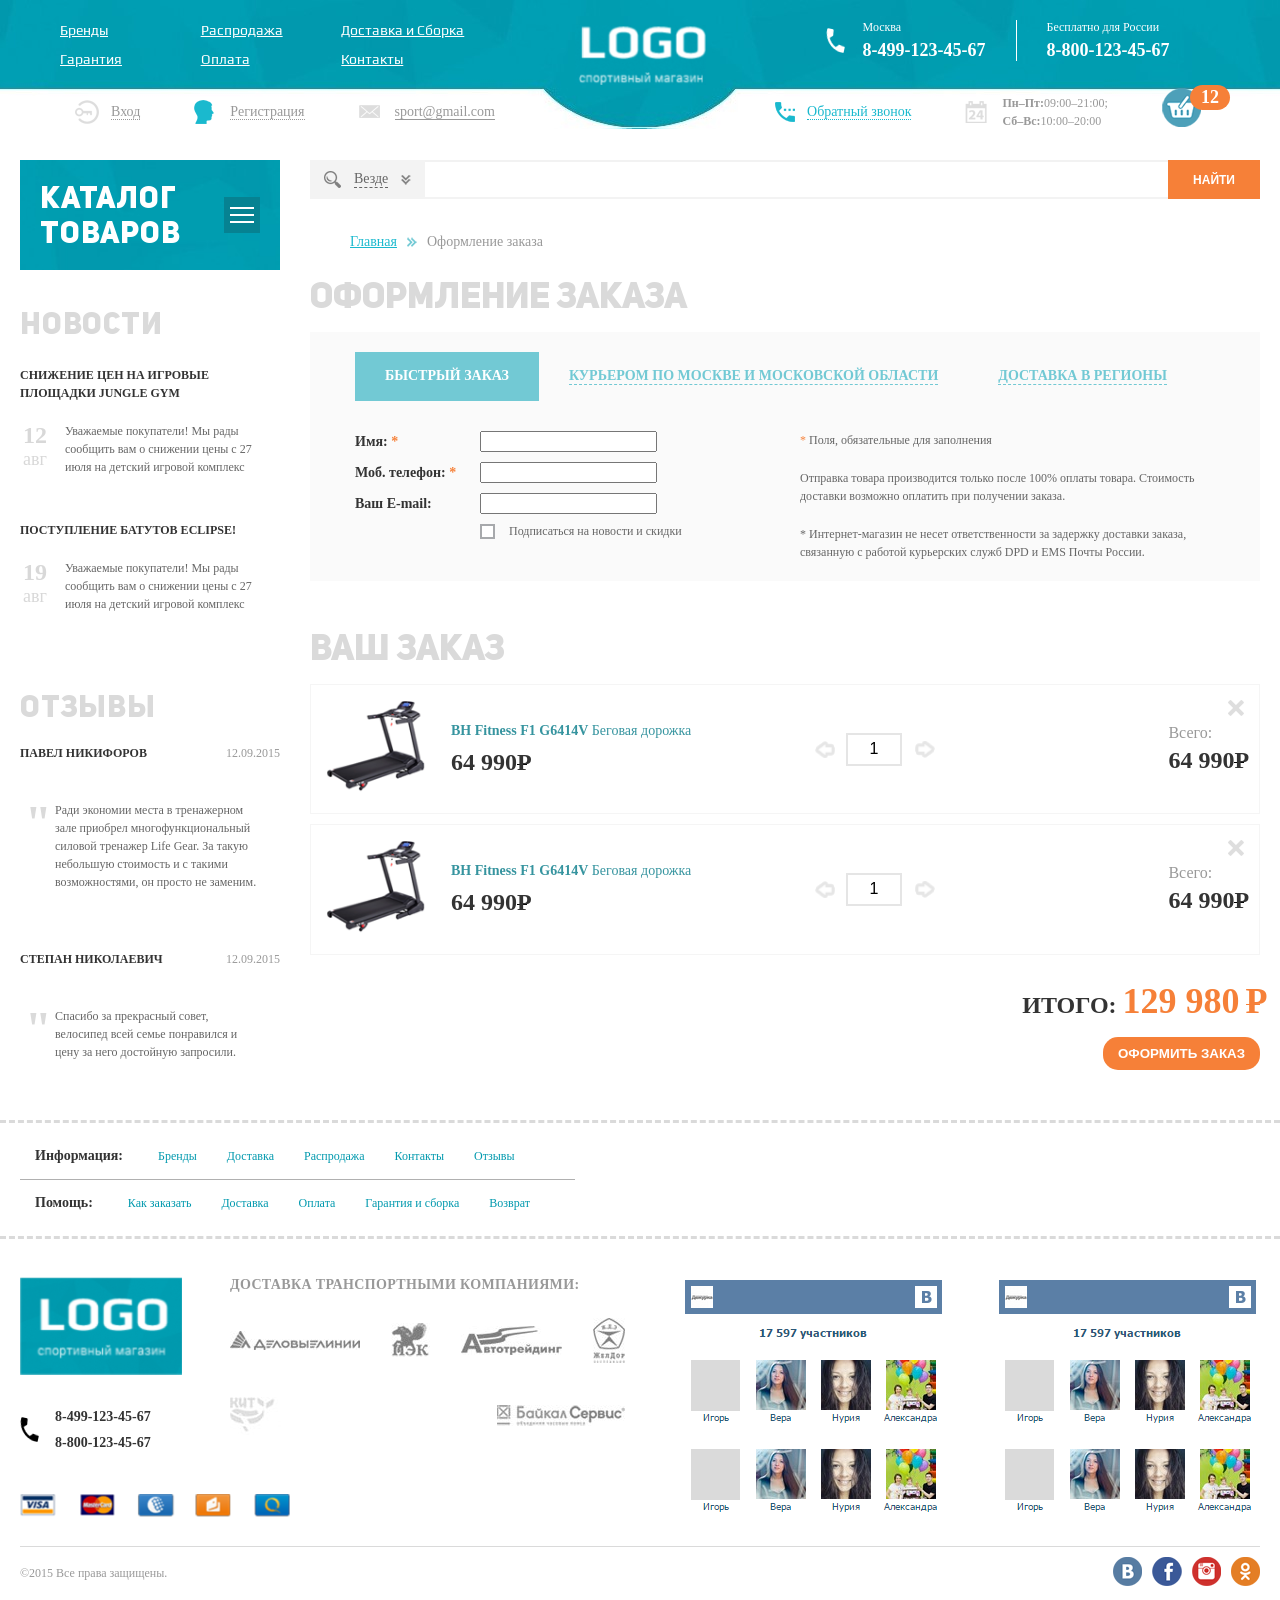
<file: checkout.html>
<!DOCTYPE html>
<html lang="en">

<head>
    <meta charset="UTF-8">
    <meta name="viewport" content="width=device-width, initial-scale=1.0">
    <title>Order</title>
    <link rel="stylesheet" href="css/style.css">
    <link rel="stylesheet" href="css/uni_sans_heavy_caps.css">
    <link rel="stylesheet" href="https://unpkg.com/swiper/swiper-bundle.min.css" />
</head>

<body class="_touch _webp">
    <div class="wrapper _loaded">
        <!-- header -->
        <header class="header">
            <div class="header__top top-header">
                <div class="top-header__content _container">
                    <div class="top-header__column">
                        <div class="top-header__menu menu">
                            <div class="menu__icon icon-menu">
                                <span></span>
                                <span></span>
                                <span></span>
                            </div>
                            <nav class="menu__body">
                                <ul class="menu__list">
                                    <li><a href="" class="menu__link">Бренды</a></li>
                                    <li><a href="" class="menu__link">Распродажа</a></li>
                                    <li><a href="" class="menu__link">Доставка и Сборка</a></li>
                                    <li><a href="" class="menu__link">Гарантия</a></li>
                                    <li><a href="" class="menu__link">Оплата</a></li>
                                    <li><a href="" class="menu__link">Контакты</a></li>
                                </ul>
                            </nav>
                        </div>
                    </div>
                    <div class="top-header__column top-header__column_logo ">
                        <a href="" class="top-header__logo"><img src="img/logo.png" alt=""></a>
                    </div>
                    <div class="top-header__column">
                        <div class="top-header__contacts contacts-header">
                            <div class="contacts-header__column">
                                <div class="contacts-header__item contacts-header__item_icon">
                                    <div class="contacts-header__label">Москва</div>
                                    <a href="tel:84991234567" class="contacts-header__phone">8-499-123-45-67</a>
                                </div>
                            </div>
                            <div class="contacts-header__column contacts-header__column_forcart">
                                <div class="contacts-header__item contacts-header__item_second-phone">
                                    <div class="contacts-header__label">Бесплатно для России</div>
                                    <a href="tel:88001234567" class="contacts-header__phone">8-800-123-45-67</a>
                                </div>
                            </div>
                        </div>
                    </div>
                </div>
            </div>
            <div class="header__bottom bottom-header">
                <div class="bottom-header__container _container">
                    <div class="bottom-header__column">
                        <ul data-da=".menu__body, 640, 0" class="bottom-header__actions actions-header">
                            <li>
                                <a href="" class="actions-header__item actions-header__item_login"><span>Вход</span></a>
                            </li>
                            <li>
                                <a href=""
                                    class="actions-header__item actions-header__item_reg"><span>Регистрация</span></a>
                            </li>
                            <li>
                                <a href="mailto:sport@gmail.com"
                                    class="actions-header__item actions-header__item_email"><span>sport@gmail.com</span></a>
                            </li>
                        </ul>
                    </div>
                    <div class="bottom-header__column">
                        <div class="bottom-header__info info-header">
                            <div class="info-header__column">
                                <a data-da=".menu__body, 640, 3" href="" class="info-header__callback"><span>Обратный
                                        звонок</span></a>
                            </div>
                            <div class="info-header__column">
                                <div class="info-header__schedule">
                                    <p><span>Пн–Пт:</span>09:00–21:00;</p>
                                    <p><span>Сб–Вс:</span>10:00–20:00</p>
                                </div>
                            </div>
                            <div class="info-header__column">
                                <a data-da=".contacts-header__column_forcart, 640, 3" href="checkout.html" class="info-header__cart">
                                    <span>12</span>
                                </a>
                            </div>
                        </div>
                    </div>
                </div>
            </div>
        </header>
        <main class="page">
            <!-- content -->
            <div class="page__container _container">
                <aside class="page__side">
                    <nav class="page__menu menu-page">
                        <div class="menu-page__header">
                            <div class="menu-page__title">Каталог товаров</div>
                            <div class="menu-page__burger">
                                <div class="menu-page__lines">
                                    <span></span>
                                    <span></span>
                                    <span></span>
                                </div>
                            </div>
                        </div>
                        <div class="menu-page__body">
                            <ul class="menu-page__list">
                                <li class="menu-page__parent">
                                    <a href="" class="menu-page__link ">Беговые
                                        дорожки </a>
                                    <div class="menu-page__submenu submenu-page">
                                        <div class="submenu-page__item">
                                            <ul class="submenu-page__menu">
                                                <li><a href="" class="submenu-page__link">Всепогодный</a></li>
                                                <li><a href="" class="submenu-page__link">Для помещений</a></li>
                                                <li><a href="" class="submenu-page__link">Профессиональный</a></li>
                                                <li><a href="" class="submenu-page__link">Любительский</a></li>
                                            </ul>
                                            <div class="submenu-page__product">
                                                <div class="item-product">
                                                    <div class="item-product__labels">
                                                        <!-- <div class="item-product__label">Товар дня</div> -->
                                                    </div>
                                                    <a href="" class="item-product__image">
                                                        <img src="img/produkts/1.png" alt="Тенисный столь. Зеленый">
                                                    </a>
                                                    <div class="item-product__body">
                                                        <a href="" class="item-product__title">Домашний теннисный стол
                                                            Donic Indoor
                                                            Roller 800 Green</a>
                                                        <div class="item-product__footer">

                                                            <a href="" class="item-product__add"></a>
                                                            <div class="item-product__price">64 900<span
                                                                    class="rub">Р</span></div>
                                                        </div>
                                                    </div>
                                                </div>
                                            </div>
                                        </div>
                                    </div>
                                </li>
                                <li class="menu-page__parent">
                                    <a href="" class="menu-page__link">Эллиптические тренажеры
                                    </a>
                                    <div class="menu-page__submenu submenu-page">
                                        <div class="submenu-page__item">
                                            <ul class="submenu-page__menu">
                                                <li><a href="" class="submenu-page__link">Всепогодный</a></li>
                                                <li><a href="" class="submenu-page__link">Для помещений</a></li>
                                                <li><a href="" class="submenu-page__link">Профессиональный</a></li>
                                                <li><a href="" class="submenu-page__link">Любительский</a></li>
                                            </ul>
                                            <div class="submenu-page__product">
                                                <div class="item-product">
                                                    <div class="item-product__labels">
                                                        <!-- <div class="item-product__label">Товар дня</div> -->
                                                    </div>
                                                    <a href="" class="item-product__image">
                                                        <img src="img/produkts/1.png" alt="Тенисный столь. Зеленый">
                                                    </a>
                                                    <div class="item-product__body">
                                                        <a href="" class="item-product__title">Домашний теннисный стол
                                                            Donic Indoor
                                                            Roller 800 Green</a>
                                                        <div class="item-product__footer">

                                                            <a href="" class="item-product__add"></a>
                                                            <div class="item-product__price">64 900<span
                                                                    class="rub">Р</span></div>
                                                        </div>
                                                    </div>
                                                </div>
                                            </div>
                                        </div>
                                    </div>
                                </li>
                                <li><a href="" class="menu-page__link">Велотренажеры </a></li>
                                <li><a href="" class="menu-page__link">Гребные тренажеры </a></li>
                                <li><a href="" class="menu-page__link">Вибромассажеры </a></li>
                                <li class="menu-page__parent">
                                    <a href="" class="menu-page__link">Тенисные
                                        столы </a>
                                    <div class="menu-page__submenu submenu-page">
                                        <div class="submenu-page__item">
                                            <ul class="submenu-page__menu">
                                                <li><a href="" class="submenu-page__link">Всепогодный</a></li>
                                                <li><a href="" class="submenu-page__link">Для помещений</a></li>
                                                <li><a href="" class="submenu-page__link">Профессиональный</a></li>
                                                <li><a href="" class="submenu-page__link">Любительский</a></li>
                                            </ul>
                                            <div class="submenu-page__product">
                                                <div class="item-product">
                                                    <div class="item-product__labels">
                                                        <div class="item-product__label">Товар дня</div>
                                                    </div>
                                                    <a href="" class="item-product__image">
                                                        <img src="img/produkts/1.png" alt="Тенисный столь. Зеленый">
                                                    </a>
                                                    <div class="item-product__body">
                                                        <a href="" class="item-product__title">Домашний теннисный стол
                                                            Donic Indoor
                                                            Roller 800 Green</a>
                                                        <div class="item-product__footer">

                                                            <a href="" class="item-product__add"></a>
                                                            <div class="item-product__price">64 900<span
                                                                    class="rub">Р</span></div>
                                                        </div>
                                                    </div>
                                                </div>
                                            </div>
                                        </div>
                                    </div>
                                </li>
                                <li><a href="" class="menu-page__link">Баскетбол </a></li>
                                <li class="menu-page__parent">
                                    <a href="" class="menu-page__link">Массажные
                                        кресла </a>
                                    <div class="menu-page__submenu submenu-page">
                                        <div class="submenu-page__item">
                                            <ul class="submenu-page__menu">
                                                <li><a href="" class="submenu-page__link">Всепогодный</a></li>
                                                <li><a href="" class="submenu-page__link">Для помещений</a></li>
                                                <li><a href="" class="submenu-page__link">Профессиональный</a></li>
                                                <li><a href="" class="submenu-page__link">Любительский</a></li>
                                            </ul>
                                            <div class="submenu-page__product">
                                                <div class="item-product">
                                                    <div class="item-product__labels">
                                                        <!-- <div class="item-product__label">Товар дня</div> -->
                                                    </div>
                                                    <a href="" class="item-product__image">
                                                        <img src="img/produkts/1.png" alt="Тенисный столь. Зеленый">
                                                    </a>
                                                    <div class="item-product__body">
                                                        <a href="" class="item-product__title">Домашний теннисный стол
                                                            Donic Indoor
                                                            Roller 800 Green</a>
                                                        <div class="item-product__footer">
                                                            <div class="item-product__old-price">65 900<span
                                                                    class="rub">Р</span>
                                                            </div>
                                                            <a href="" class="item-product__add"></a>
                                                            <div class="item-product__price">64 900<span
                                                                    class="rub">Р</span></div>
                                                        </div>
                                                    </div>
                                                </div>
                                            </div>
                                        </div>
                                    </div>
                                </li>
                                <li class="menu-page__parent">
                                    <a href="" class="menu-page__link">Массажные столы </a>
                                    <div class="menu-page__submenu submenu-page">
                                        <div class="submenu-page__item">
                                            <ul class="submenu-page__menu">
                                                <li><a href="" class="submenu-page__link">Всепогодный</a></li>
                                                <li><a href="" class="submenu-page__link">Для помещений</a></li>
                                                <li><a href="" class="submenu-page__link">Профессиональный</a></li>
                                                <li><a href="" class="submenu-page__link">Любительский</a></li>
                                            </ul>
                                            <div class="submenu-page__product">
                                                <div class="item-product">
                                                    <div class="item-product__labels">
                                                        <div class="item-product__label">Товар дня</div>
                                                    </div>
                                                    <a href="" class="item-product__image">
                                                        <img src="img/produkts/1.png" alt="Тенисный столь. Зеленый">
                                                    </a>
                                                    <div class="item-product__body">
                                                        <a href="" class="item-product__title">Домашний теннисный стол
                                                            Donic Indoor
                                                            Roller 800 Green</a>
                                                        <div class="item-product__footer">
                                                            <div class="item-product__old-price">65 900<span
                                                                    class="rub">Р</span>
                                                            </div>
                                                            <a href="" class="item-product__add"></a>
                                                            <div class="item-product__price">64 900<span
                                                                    class="rub">Р</span></div>
                                                        </div>
                                                    </div>
                                                </div>
                                            </div>
                                        </div>
                                    </div>
                                </li>
                                <li><a href="" class="menu-page__link">Силовые тренажеры </a></li>
                                <li><a href="" class="menu-page__link">Батуты </a></li>
                                <li><a href="" class="menu-page__link">Детские городки </a></li>
                                <li><a href="" class="menu-page__link">Дачная мебель </a></li>
                                <li><a href="" class="menu-page__link">Уличные спортивные комплексы </a></li>
                                <li><a href="" class="menu-page__link">Аксессуары </a></li>
                            </ul>
                        </div>
                    </nav>
                    <div data-da=".page__content,992,last" class="page__content-side">
                        <div class="page__news-side news-side">
                            <a href="" class="news-side__title side__title">Новости</a>
                            <div class="news-side__items">
                                <div class="news-side__item">
                                    <a href="" class="news-side__label">снижение цен на игровые площадки jungle gym</a>
                                    <div class="news-side__body">
                                        <div class="news-side__data"><span>12</span>авг</div>
                                        <div class="news-side__text">Уважаемые покупатели! Мы рады сообщить вам о
                                            снижении цены с 27 июля на детский игровой комплекс</div>
                                    </div>
                                </div>
                                <div class="news-side__item">
                                    <a href="" class="news-side__label">Поступление батутов Eclipse!</a>
                                    <div class="news-side__body">
                                        <div class="news-side__data"><span>19</span>авг</div>
                                        <div class="news-side__text">Уважаемые покупатели! Мы рады сообщить вам о
                                            снижении цены с 27 июля на детский игровой комплекс</div>
                                    </div>
                                </div>
                            </div>
                        </div>
                        <div class="page__reviews-side reviews-side">
                            <a href="" class="reviews-side__title side__title">Отзывы</a>
                            <div class="reviews-side__items">
                                <a href="" class="reviews-side__item">
                                    <div class="reviews-side__header">
                                        <div class="reviews-side__user">Павел Никифоров</div>
                                        <div class="reviews-side__data">12.09.2015</div>
                                    </div>
                                    <div class="reviews-side__body">
                                        Ради экономии места в тренажерном зале приобрел многофункциональный силовой
                                        тренажер Life Gear. За такую небольшую стоимость и с такими возможностями, он
                                        просто не заменим.
                                    </div>
                                </a>
                                <a href="" class="reviews-side__item">
                                    <div class="reviews-side__header">
                                        <div class="reviews-side__user">Степан Николаевич</div>
                                        <div class="reviews-side__data">12.09.2015</div>
                                    </div>
                                    <div class="reviews-side__body">
                                        Спасибо за прекрасный совет, велосипед всей семье понравился и цену за него
                                        достойную запросили.
                                    </div>
                                </a>
                            </div>
                        </div>
                    </div>
                </aside>
                <div class="page__content">
                    <form action="#" class="page__search search-page">
                        <div class="search-page__select">
                            <div class="search-page__title">
                                <span>Везде</span>
                                <span data-text="Выбрано:" class="search-page__quantity"></span>
                            </div>
                            <div class="search-page__categories categories-search">
                                <div class="categories-search__row">
                                    <div class="categories-search__column">
                                        <ul class="categories-search__list">
                                            <li>
                                                <label class="categories-search__checkbox checkbox">
                                                    <input data-error="Error" class="checkbox__input" type="checkbox"
                                                        value="1" name="form[]">
                                                    <span class="checkbox__text"><span>Беговые дорожки</span></span>
                                                </label>
                                            </li>
                                            <li>
                                                <label class="categories-search__checkbox checkbox">
                                                    <input data-error="Error" class="checkbox__input" type="checkbox"
                                                        value="1" name="form[]">
                                                    <span class="checkbox__text"><span>Эллиптические
                                                            тренажеры</span></span>
                                                </label>
                                            </li>
                                            <li>
                                                <label class="categories-search__checkbox checkbox">
                                                    <input data-error="Error" class="checkbox__input" type="checkbox"
                                                        value="1" name="form[]">
                                                    <span class="checkbox__text"><span>Велотренажеры</span></span>
                                                </label>
                                            </li>
                                            <li>
                                                <label class="categories-search__checkbox checkbox">
                                                    <input data-error="Error" class="checkbox__input" type="checkbox"
                                                        value="1" name="form[]">
                                                    <span class="checkbox__text"><span>Гребные тренажеры</span></span>
                                                </label>
                                            </li>
                                            <li>
                                                <label class="categories-search__checkbox checkbox">
                                                    <input data-error="Error" class="checkbox__input" type="checkbox"
                                                        value="1" name="form[]">
                                                    <span class="checkbox__text"><span>Вибромассажеры</span></span>
                                                </label>
                                            </li>

                                        </ul>
                                    </div>
                                    <div class="categories-search__column">
                                        <ul class="categories-search__list">
                                            <li>
                                                <label class="categories-search__checkbox checkbox">
                                                    <input data-error="Error" class="checkbox__input" type="checkbox"
                                                        value="1" name="form[]">
                                                    <span class="checkbox__text"><span>Теннисные столы</span></span>
                                                </label>
                                            </li>
                                            <li>
                                                <label class="categories-search__checkbox checkbox">
                                                    <input data-error="Error" class="checkbox__input" type="checkbox"
                                                        value="1" name="form[]">
                                                    <span class="checkbox__text"><span>Баскетбольные щиты и
                                                            стойки</span></span>
                                                </label>
                                            </li>
                                            <li>
                                                <label class="categories-search__checkbox checkbox">
                                                    <input data-error="Error" class="checkbox__input" type="checkbox"
                                                        value="1" name="form[]">
                                                    <span class="checkbox__text"><span>Массажные кресла</span></span>
                                                </label>
                                            </li>
                                            <li>
                                                <label class="categories-search__checkbox checkbox">
                                                    <input data-error="Error" class="checkbox__input" type="checkbox"
                                                        value="1" name="form[]">
                                                    <span class="checkbox__text"><span>Массажные столы</span></span>
                                                </label>
                                            </li>
                                            <li>
                                                <label class="categories-search__checkbox checkbox">
                                                    <input data-error="Error" class="checkbox__input" type="checkbox"
                                                        value="1" name="form[]">
                                                    <span class="checkbox__text"><span>Силовые тренажеры</span></span>
                                                </label>
                                            </li>

                                        </ul>
                                    </div>
                                    <div class="categories-search__column">
                                        <ul class="categories-search__list">
                                            <li>
                                                <label class="categories-search__checkbox checkbox">
                                                    <input data-error="Error" class="checkbox__input" type="checkbox"
                                                        value="1" name="form[]">
                                                    <span class="checkbox__text"><span>Батуты</span></span>
                                                </label>
                                            </li>
                                            <li>
                                                <label class="categories-search__checkbox checkbox">
                                                    <input data-error="Error" class="checkbox__input" type="checkbox"
                                                        value="1" name="form[]">
                                                    <span class="checkbox__text"><span>Детские городки</span></span>
                                                </label>
                                            </li>
                                            <li>
                                                <label class="categories-search__checkbox checkbox">
                                                    <input data-error="Error" class="checkbox__input" type="checkbox"
                                                        value="1" name="form[]">
                                                    <span class="checkbox__text"><span>Дачная мебель</span></span>
                                                </label>
                                            </li>
                                            <li>
                                                <label class="categories-search__checkbox checkbox">
                                                    <input data-error="Error" class="checkbox__input" type="checkbox"
                                                        value="1" name="form[]">
                                                    <span class="checkbox__text"><span>Уличные спортивные
                                                            комплексы</span></span>
                                                </label>
                                            </li>
                                            <li>
                                                <label class="categories-search__checkbox checkbox">
                                                    <input data-error="Error" class="checkbox__input" type="checkbox"
                                                        value="1" name="form[]">
                                                    <span class="checkbox__text"><span>Аксессуары</span></span>
                                                </label>
                                            </li>

                                        </ul>
                                    </div>
                                </div>
                            </div>
                        </div>
                        <div class="search-page__input">
                            <input autocomplete="off" type="text" name="form[]" data-error="Error" data-value=""
                                class="input">
                        </div>
                        <button type="submit" class="search-page__btn btn">Найти</button>
                    </form>
                    <nav class="breadcrumbs">
                        <ul class="breadcrumbs__list">
                            <li>
                                <a href="index.html" class="breadcrumbs__link">Главная</a>
                            </li>
                            <li>
                                <span class="breadcrumbs__item">Оформление заказа</span>
                            </li>
                        </ul>
                    </nav>
                    <form action="" class="checkout">
                        <div class="checkout__title title-checkout">Оформление заказа</div>
                        <div class="checkout__content content-checkout _tabs">
                            <nav class="content-checkout__nav">
                                <div class="content-checkout__item _tabs-item _active" data-tab="#tab_1"><span>Быстрый
                                        заказ</span></div>
                                <div class="content-checkout__item _tabs-item" data-tab="#tab_2"><span>Курьером по
                                        москве и московской области</span></div>
                                <div class="content-checkout__item _tabs-item" data-tab="#tab_3"><span>Доставка в
                                        регионы</span></div>
                            </nav>
                            <div class="content-checkout__body">
                                <div id="tab_1" class="content-checkout__block _tabs-block _active">
                                    <div class="content-checkout__form form-checkout">
                                        <div class="form-checkout__column">
                                            <div class="form-checkout__line">
                                                <div class="form-checkout__label">Имя:&nbsp;<span>*</span></div>
                                                <div class="form-checkout__input">
                                                    <input autocomplete="off" type="text" name="form[]"
                                                        data-error="Error" data-value="" class="input _req">
                                                </div>
                                            </div>
                                            <div class="form-checkout__line">
                                                <div class="form-checkout__label">Моб. телефон: <span>*</span></div>
                                                <div class="form-checkout__input">
                                                    <input autocomplete="off" type="text" name="form[]"
                                                        data-error="Error" data-value="" class="input _req">
                                                </div>
                                            </div>
                                            <div class="form-checkout__line">
                                                <div class="form-checkout__label">Ваш E-mail:&nbsp;</div>
                                                <div class="form-checkout__input">
                                                    <input autocomplete="off" type="text" name="form[]"
                                                        data-error="Error" data-value="" class="input">
                                                </div>
                                            </div>
                                            <div class="form-checkout__line">
                                                <div class="form-checkout__label"></div>
                                                <div class="form-checkout__input">
                                                    <label class="checkbox">
                                                        <input data-error="Error" class="checkbox__input" type="checkbox" value="1" name="form[]">
                                                        <span class="checkbox__text"><span>Подписаться на новости и скидки</span></span>
                                                    </label>
                                                    
                                                </div>
                                            </div>

                                        </div>
                                        <div class="form-checkout__column">
                                            <div class="form-checkout__text">
                                                <p>
                                                    <span>*</span>
                                                    Поля, обязательные для заполнения
                                                </p>
                                            
                                                <p>
                                                    Отправка товара производится только после 100% оплаты
                                                    товара. Стоимость доставки возможно оплатить при
                                                    получении заказа.
                                                </p>
                                                <p>
                                                    * Интернет-магазин не несет ответственности за задержку
                                                    доставки заказа, связанную с работой курьерских служб DPD
                                                    и EMS Почты России.
                                                </p>
                                            </div>
                                        </div>
                                    </div>
                                </div>
                                <div id="tab_2" class="content-checkout__block _tabs-block">
                                    <div class="content-checkout__form form-checkout">
                                        <div class="form-checkout__column">
                                            <div class="form-checkout__line">
                                                <div class="form-checkout__label">Имя:&nbsp;<span>*</span></div>
                                                <div class="form-checkout__input">
                                                    <input autocomplete="off" type="text" name="form[]"
                                                        data-error="Error" data-value="" class="input _req">
                                                </div>
                                            </div>
                                            <div class="form-checkout__line">
                                                <div class="form-checkout__label">Моб. телефон: <span>*</span></div>
                                                <div class="form-checkout__input">
                                                    <input autocomplete="off" type="text" name="form[]"
                                                        data-error="Error" data-value="" class="input _req">
                                                </div>
                                            </div>
                                            <div class="form-checkout__line">
                                                <div class="form-checkout__label">Ваш E-mail:&nbsp;</div>
                                                <div class="form-checkout__input">
                                                    <input autocomplete="off" type="text" name="form[]"
                                                        data-error="Error" data-value="" class="input">
                                                </div>
                                            </div>
                                            <div class="form-checkout__line">
                                                <div class="form-checkout__label">Ваш Адресс:&nbsp;</div>
                                                <div class="form-checkout__input">
                                                    <input autocomplete="off" type="text" name="form[]"
                                                        data-error="Error" data-value="" class="input">
                                                </div>
                                            </div>
                                            <div class="form-checkout__line">
                                                <div class="form-checkout__label"></div>
                                                <div class="form-checkout__input">
                                                    <label class="checkbox">
                                                        <input data-error="Error" class="checkbox__input" type="checkbox" value="1" name="form[]">
                                                        <span class="checkbox__text"><span>Подписаться на новости и скидки</span></span>
                                                    </label>
                                                    
                                                </div>
                                            </div>

                                        </div>
                                        <div class="form-checkout__column">
                                            <div class="form-checkout__text">
                                                <p>
                                                    <span>*</span>
                                                    Поля, обязательные для заполнения
                                                </p>
                                            
                                                <p>
                                                    Отправка товара производится только после 100% оплаты
                                                    товара. Стоимость доставки возможно оплатить при
                                                    получении заказа.
                                                </p>
                                                <p>
                                                    * Интернет-магазин не несет ответственности за задержку
                                                    доставки заказа, связанную с работой курьерских служб DPD
                                                    и EMS Почты России.
                                                </p>
                                            </div>
                                        </div>
                                    </div>
                                </div>
                                <div id="tab_3" class="content-checkout__block _tabs-block">
                                    <div class="content-checkout__form form-checkout">
                                        <div class="form-checkout__column">
                                            <div class="form-checkout__line">
                                                <div class="form-checkout__label">Фамилия:&nbsp;<span>*</span></div>
                                                <div class="form-checkout__input">
                                                    <input autocomplete="off" type="text" name="form[]"
                                                        data-error="Error" data-value="" class="input _req">
                                                </div>
                                            </div>
                                            <div class="form-checkout__line">
                                                <div class="form-checkout__label">Имя:&nbsp;<span>*</span></div>
                                                <div class="form-checkout__input">
                                                    <input autocomplete="off" type="text" name="form[]"
                                                        data-error="Error" data-value="" class="input _req">
                                                </div>
                                            </div>
                                            <div class="form-checkout__line">
                                                <div class="form-checkout__label">Отчество:&nbsp;<span>*</span></div>
                                                <div class="form-checkout__input">
                                                    <input autocomplete="off" type="text" name="form[]"
                                                        data-error="Error" data-value="" class="input _req">
                                                </div>
                                            </div>
                                            <div class="form-checkout__line">
                                                <div class="form-checkout__label">Моб.телефон:&nbsp;<span>*</span></div>
                                                <div class="form-checkout__input">
                                                    <input autocomplete="off" type="text" name="form[]"
                                                        data-error="Error" data-value="" class="input _req">
                                                </div>
                                            </div>
                                            <div class="form-checkout__line">
                                                <div class="form-checkout__label">Ваш E-mail:&nbsp;<span>*</span></div>
                                                <div class="form-checkout__input">
                                                    <input autocomplete="off" type="text" name="form[]"
                                                        data-error="Error" data-value="" class="input _req">
                                                </div>
                                            </div>
                                            <div class="form-checkout__line">
                                                <div class="form-checkout__label">Способ оплаты:&nbsp;</div>
                                                <div class="form-checkout__select">
                                                    <select name="form[]" id="banks">
                                                        <option value="1" selected="selected">Через Сбербанк</option>
                                                        <option value="2">Через Госбанк</option>
                                                    </select>
                                                </div>
                                            </div>
                                            <div class="form-checkout__line">
                                                <div class="form-checkout__label">Индекс&nbsp;<span>*</span></div>
                                                <div class="form-checkout__input">
                                                    <input autocomplete="off" type="text" name="form[]"
                                                        data-error="Error" data-value="" class="input _req">
                                                </div>
                                            </div>
                                            <div class="form-checkout__line">
                                                <div class="form-checkout__label">Город&nbsp;<span>*</span></div>
                                                <div class="form-checkout__input">
                                                    <input autocomplete="off" type="text" name="form[]"
                                                        data-error="Error" data-value="" class="input _req">
                                                </div>
                                            </div>
                                            <div class="form-checkout__line">
                                                <div class="form-checkout__label">Адрес доставки&nbsp;<span>*</span></div>
                                                <div class="form-checkout__input">
                                                    <input autocomplete="off" type="text" name="form[]"
                                                        data-error="Error" data-value="" class="input _req">
                                                </div>
                                            </div>
                                            <div class="form-checkout__line">
                                                <div class="form-checkout__label label-comment">Комментарии&nbsp;</div>
                                                <div class="form-checkout__textarea">
                                                    <textarea name="text" class="textarea"></textarea></p>
                                                </div>
                                            </div>
                                            <div class="form-checkout__line">
                                                <div class="form-checkout__label"></div>
                                                <div class="form-checkout__input">
                                                    <label class="checkbox">
                                                        <input data-error="Error" class="checkbox__input" type="checkbox" value="1" name="form[]">
                                                        <span class="checkbox__text"><span>Подписаться на новости и скидки</span></span>
                                                    </label>
                                                    
                                                </div>
                                            </div>

                                        </div>
                                        <div class="form-checkout__column">
                                            <div class="form-checkout__text">
                                                <p>
                                                    <span>*</span>
                                                    Поля, обязательные для заполнения
                                                </p>
                                            
                                                <p>
                                                    Отправка товара производится только после 100% оплаты
                                                    товара. Стоимость доставки возможно оплатить при
                                                    получении заказа.
                                                </p>
                                                <p>
                                                    Доставка в регионы осуществляется EMS Почтой России
                                                    (в течении 5-14 дней) и курьерская службой DPD(в течение
                                                    3-5 дней) с момента передачи заказа в службу доставки.
                                                    Стоимость зависит от веса заказа и расстояния. В некоторые
                                                    регионы доставка возможна только посредствам EMS Почты
                                                    России, способ доставки уточняйте у оператора при
                                                    оформлении заказа*.
                                                </p>
                                                <p>
                                                    * Интернет-магазин не несет ответственности за задержку
                                                    доставки заказа, связанную с работой курьерских служб DPD
                                                    и EMS Почты России.
                                                </p>
                                            </div>
                                        </div>
                                    </div>
                                </div>
                            </div>
                        </div>
                        <div class="checkout__order order-checkout">
                            <div class="order-checkout__title title-checkout">Ваш заказ</div>
                            <div class="order-checkout__items">
                                <div class="order-checkout__item item-order">
                                    <div class="item-order__content">
                                        <a href="" class="item-order__image">
                                            <img src="img/checkout/01.png" alt="">
                                        </a>
                                        <div class="item-order__body">
                                            <a href="" class="item-order__title"><span>BH Fitness F1 G6414V</span>
                                                Беговая дорожка</a>
                                            <div class="item-order__price">64 990<span class="rub">Р</span></div>
                                        </div>
                                    </div>
                                    <div class="item-order__quantity">
                                        <div class="quantity">
                                            <div class="quantity__button quantity__button_minus"></div>
                                            <div class="quantity__input">
                                                <input autocomplete="off" type="text" name="form[]" value="1">
                                            </div>
                                            <div class="quantity__button quantity__button_plus"></div>
                                        </div>
                                    </div>
                                    <div class="item-order__total">
                                        <div class="item-order__label">Всего: </div>
                                        <div class="item-order__price">64 990<span class="rub">Р</span></div>
                                    </div>
                                    <a href="" class="item-order__delete"></a>
                                </div>
                                <div class="order-checkout__item item-order">
                                    <div class="item-order__content">
                                        <a href="" class="item-order__image">
                                            <img src="img/checkout/01.png" alt="">
                                        </a>
                                        <div class="item-order__body">
                                            <a href="" class="item-order__title"><span>BH Fitness F1 G6414V</span>
                                                Беговая дорожка</a>
                                            <div class="item-order__price">64 990<span class="rub">Р</span></div>
                                        </div>
                                    </div>
                                    <div class="item-order__quantity">
                                        <div class="quantity">
                                            <div class="quantity__button quantity__button_minus"></div>
                                            <div class="quantity__input">
                                                <input autocomplete="off" type="text" name="form[]" value="1">
                                            </div>
                                            <div class="quantity__button quantity__button_plus"></div>
                                        </div>
                                    </div>
                                    <div class="item-order__total">
                                        <div class="item-order__label">Всего: </div>
                                        <div class="item-order__price">64 990<span class="rub">Р</span></div>
                                    </div>
                                    <a href="" class="item-order__delete"></a>
                                </div>
                            </div>
                            <div class="order-checkout__footer">
                                <div class="order-checkout__total">Итого: <span>129 980</span>
                                    <span class="rub">Р</span>
                                </div>
                                <button type="submit" class="order-checkout__btn">Оформить заказ</button>

                            </div>
                        </div>
                    </form>
                </div>
            </div>
            <div class="page__info-menu info-menu">
                <div class="info-menu__container _container">
                    <div class="info-menu__body">
                        <div class="info-menu__line">
                            <div class="info-menu__label">Информация:</div>
                            <ul class="info-menu__list">
                                <li><a href="" class="info-menu__link">Бренды</a></li>
                                <li><a href="" class="info-menu__link">Доставка</a></li>
                                <li><a href="" class="info-menu__link">Распродажа</a></li>
                                <li><a href="" class="info-menu__link">Контакты</a></li>
                                <li><a href="" class="info-menu__link">Отзывы</a></li>
                            </ul>
                        </div>
                        <div class="info-menu__line">
                            <div class="info-menu__label">Помощь:</div>
                            <ul class="info-menu__list">
                                <li><a href="" class="info-menu__link">Как заказать</a></li>
                                <li><a href="" class="info-menu__link">Доставка</a></li>
                                <li><a href="" class="info-menu__link">Оплата</a></li>
                                <li><a href="" class="info-menu__link">Гарантия и сборка</a></li>
                                <li><a href="" class="info-menu__link">Возврат</a></li>
                            </ul>
                        </div>
                    </div>
                </div>
            </div>
        </main>
        <!-- footer -->
        <footer class="footer">
            <div class="footer__content _container">
                <div class="footer__body">
                    <div class="footer__column">
                        <div class="footer__block block-footer">
                            <div class="block-footer__column">
                                <a href="" class="logo-footer">
                                    <img src="img/footer/logo.png" alt="">
                                </a>
                                <div class="block-footer__phones">
                                    <p><a href="tel:84991234567" class="block-footer__phone">8-499-123-45-67</a></p>
                                    <p><a href="tel:88001234567" class="block-footer__phone">8-800-123-45-67</a></p>
                                </div>
                            </div>
                            <div class="block-footer__column">
                                <div class="block-footer__delivery delivery-footer">
                                    <div class="delivery-footer__title">Доставка транспортными компаниями:</div>
                                    <div class="delivery-footer__items">
                                        <div class="delivery-footer__item">
                                            <img src="img/delivery/01.jpg" alt="">
                                        </div>
                                        <div class="delivery-footer__item">
                                            <img src="img/delivery/02.jpg" alt="">
                                        </div>
                                        <div class="delivery-footer__item">
                                            <img src="img/delivery/03.jpg" alt="">
                                        </div>
                                        <div class="delivery-footer__item">
                                            <img src="img/delivery/04.jpg" alt="">
                                        </div>
                                        <div class="delivery-footer__item">
                                            <img src="img/delivery/05.jpg" alt="">
                                        </div>
                                        <div class="delivery-footer__item">
                                            <img src="img/delivery/06.jpg" alt="">
                                        </div>
                                    </div>
                                </div>
                            </div>
                        </div>
                        <div class="footer__payments">
                            <img src="img/footer/paycard.png" alt="">
                        </div>
                    </div>
                    <div class="footer__column">
                        <div class="footer__widgets widgets-footer">
                            <div class="widgets-footer__column">
                                <img src="img/footer/social/vidget.png" alt="">
                            </div>
                            <div class="widgets-footer__column">
                                <img src="img/footer/social/vidget.png" alt="">
                            </div>
                        </div>
                    </div>
                </div>
                <div class="footer__bottom">
                    <div class="footer__copy">©2015 Все права защищены.</div>
                    <div class="footer__social social-footer">
                        <div class="social-footer__item">
                            <img src="img/footer/social/01.png" alt="">
                        </div>
                        <div class="social-footer__item">
                            <img src="img/footer/social/02.png" alt="">
                        </div>
                        <div class="social-footer__item">
                            <img src="img/footer/social/03.png" alt="">
                        </div>
                        <div class="social-footer__item">
                            <img src="img/footer/social/04.png" alt="">
                        </div>
                    </div>
                </div>
            </div>
        </footer>
    </div>
    <script src="https://code.jquery.com/jquery-3.5.1.min.js"
        integrity="sha256-9/aliU8dGd2tb6OSsuzixeV4y/faTqgFtohetphbbj0=" crossorigin="anonymous">
        </script>
    <script src="js/ibg.js"></script>
    <script src="js/quantity.js"></script>
    <script src="js/tabs.js"></script>
    <script src="js/burger.js"></script>
    <script src="js/dinamicAdativForBurgerToAddMoreBlocks.js"></script>
    <script src="js/menu-product-info.js"></script>
    <script src="js/SlideToggleMenuPageBurger.js"></script>
    <script src="https://unpkg.com/swiper/swiper-bundle.min.js"></script>
    <script src="js/slider.js"></script>
</body>

</html>
</file>
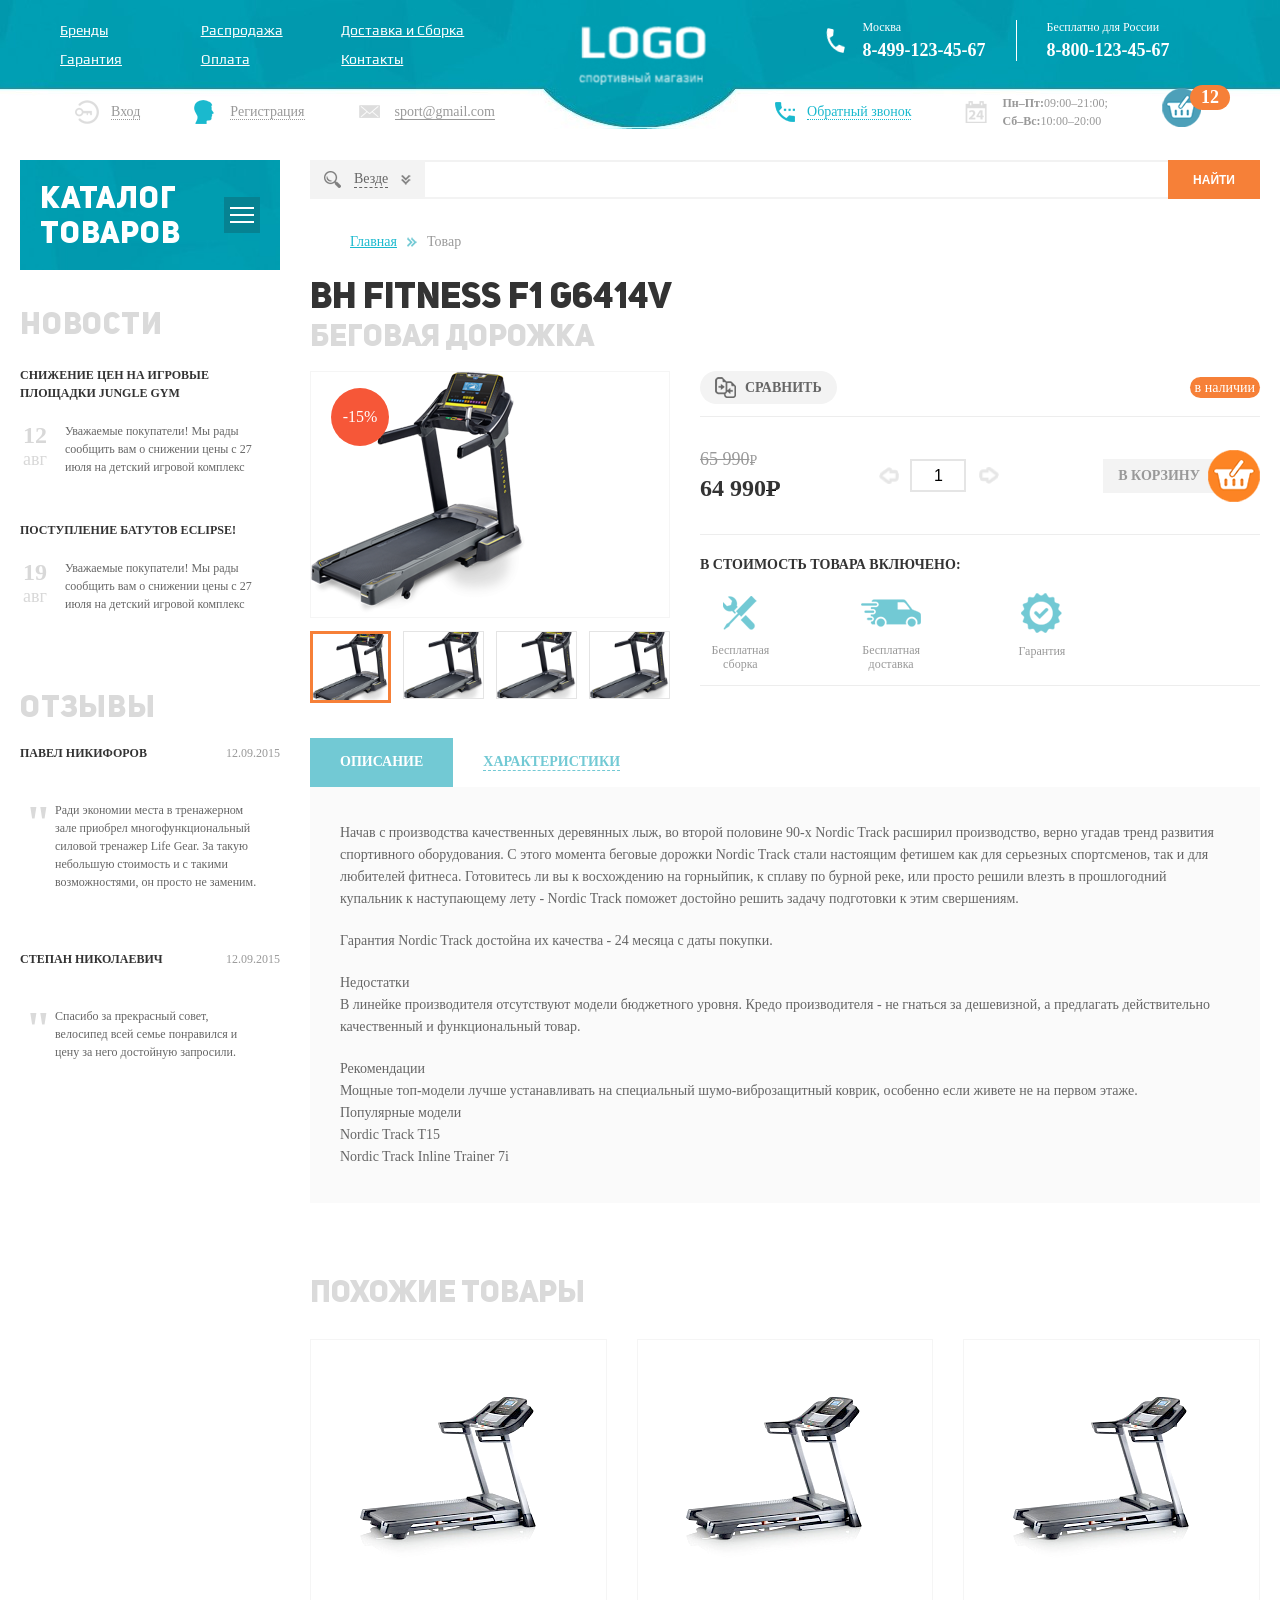
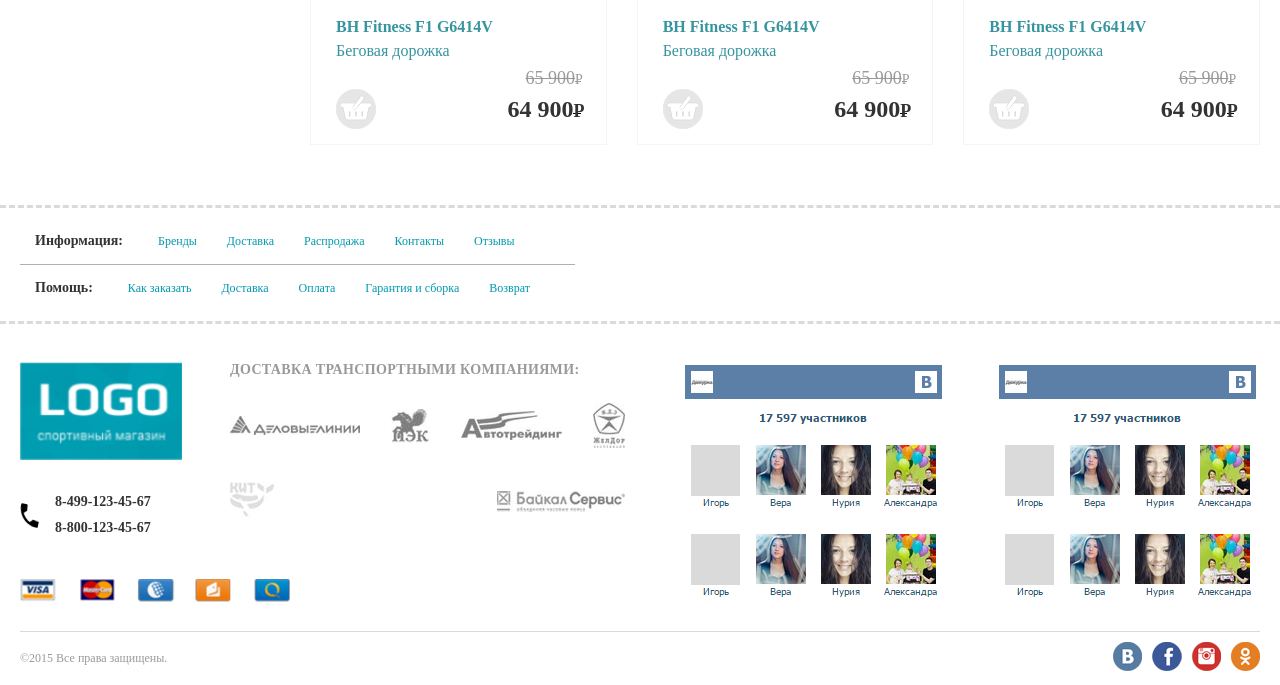
<file: product.html>
<!DOCTYPE html>
<html lang="en">

<head>
    <meta charset="UTF-8">
    <meta name="viewport" content="width=device-width, initial-scale=1.0">
    <title>Product</title>
    <link rel="stylesheet" href="css/style.css">
    <link rel="stylesheet" href="css/uni_sans_heavy_caps.css">
    <link rel="stylesheet" href="https://unpkg.com/swiper/swiper-bundle.min.css" />
</head>

<body class="_touch _webp">
    <div class="wrapper _loaded">
        <!-- header -->
        <header class="header">
            <div class="header__top top-header">
                <div class="top-header__content _container">
                    <div class="top-header__column">
                        <div class="top-header__menu menu">
                            <div class="menu__icon icon-menu">
                                <span></span>
                                <span></span>
                                <span></span>
                            </div>
                            <nav class="menu__body">
                                <ul class="menu__list">
                                    <li><a href="" class="menu__link">Бренды</a></li>
                                    <li><a href="" class="menu__link">Распродажа</a></li>
                                    <li><a href="" class="menu__link">Доставка и Сборка</a></li>
                                    <li><a href="" class="menu__link">Гарантия</a></li>
                                    <li><a href="" class="menu__link">Оплата</a></li>
                                    <li><a href="" class="menu__link">Контакты</a></li>
                                </ul>
                            </nav>
                        </div>
                    </div>
                    <div class="top-header__column top-header__column_logo ">
                        <a href="" class="top-header__logo"><img src="img/logo.png" alt=""></a>
                    </div>
                    <div class="top-header__column">
                        <div class="top-header__contacts contacts-header">
                            <div class="contacts-header__column">
                                <div class="contacts-header__item contacts-header__item_icon">
                                    <div class="contacts-header__label">Москва</div>
                                    <a href="tel:84991234567" class="contacts-header__phone">8-499-123-45-67</a>
                                </div>
                            </div>
                            <div class="contacts-header__column contacts-header__column_forcart">
                                <div class="contacts-header__item contacts-header__item_second-phone">
                                    <div class="contacts-header__label">Бесплатно для России</div>
                                    <a href="tel:88001234567" class="contacts-header__phone">8-800-123-45-67</a>
                                </div>
                            </div>
                        </div>
                    </div>
                </div>
            </div>
            <div class="header__bottom bottom-header">
                <div class="bottom-header__container _container">
                    <div class="bottom-header__column">
                        <ul data-da=".menu__body, 640, 0" class="bottom-header__actions actions-header">
                            <li>
                                <a href="" class="actions-header__item actions-header__item_login"><span>Вход</span></a>
                            </li>
                            <li>
                                <a href=""
                                    class="actions-header__item actions-header__item_reg"><span>Регистрация</span></a>
                            </li>
                            <li>
                                <a href="mailto:sport@gmail.com"
                                    class="actions-header__item actions-header__item_email"><span>sport@gmail.com</span></a>
                            </li>
                        </ul>
                    </div>
                    <div class="bottom-header__column">
                        <div class="bottom-header__info info-header">
                            <div class="info-header__column">
                                <a data-da=".menu__body, 640, 3" href="" class="info-header__callback"><span>Обратный
                                        звонок</span></a>
                            </div>
                            <div class="info-header__column">
                                <div class="info-header__schedule">
                                    <p><span>Пн–Пт:</span>09:00–21:00;</p>
                                    <p><span>Сб–Вс:</span>10:00–20:00</p>
                                </div>
                            </div>
                            <div class="info-header__column">
                                <a data-da=".contacts-header__column_forcart, 640, 3" href="checkout.html" class="info-header__cart">
                                    <span>12</span>
                                </a>
                            </div>
                        </div>
                    </div>
                </div>
            </div>
        </header>
        <main class="page">
            <!-- content -->
            <div class="page__container _container">
                <aside class="page__side">
                    <nav class="page__menu menu-page">
                        <div class="menu-page__header">
                            <div class="menu-page__title">Каталог товаров</div>
                            <div class="menu-page__burger">
                                <div class="menu-page__lines">
                                    <span></span>
                                    <span></span>
                                    <span></span>
                                </div>
                            </div>
                        </div>
                        <div class="menu-page__body">
                            <ul class="menu-page__list">
                                <li class="menu-page__parent">
                                    <a href="" class="menu-page__link ">Беговые
                                        дорожки </a>
                                    <div class="menu-page__submenu submenu-page">
                                        <div class="submenu-page__item">
                                            <ul class="submenu-page__menu">
                                                <li><a href="" class="submenu-page__link">Всепогодный</a></li>
                                                <li><a href="" class="submenu-page__link">Для помещений</a></li>
                                                <li><a href="" class="submenu-page__link">Профессиональный</a></li>
                                                <li><a href="" class="submenu-page__link">Любительский</a></li>
                                            </ul>
                                            <div class="submenu-page__product">
                                                <div class="item-product">
                                                    <div class="item-product__labels">
                                                        <!-- <div class="item-product__label">Товар дня</div> -->
                                                    </div>
                                                    <a href="" class="item-product__image">
                                                        <img src="img/produkts/1.png" alt="Тенисный столь. Зеленый">
                                                    </a>
                                                    <div class="item-product__body">
                                                        <a href="" class="item-product__title">Домашний теннисный стол
                                                            Donic Indoor
                                                            Roller 800 Green</a>
                                                        <div class="item-product__footer">

                                                            <a href="" class="item-product__add"></a>
                                                            <div class="item-product__price">64 900<span
                                                                    class="rub">Р</span></div>
                                                        </div>
                                                    </div>
                                                </div>
                                            </div>
                                        </div>
                                    </div>
                                </li>
                                <li class="menu-page__parent">
                                    <a href="" class="menu-page__link">Эллиптические тренажеры
                                    </a>
                                    <div class="menu-page__submenu submenu-page">
                                        <div class="submenu-page__item">
                                            <ul class="submenu-page__menu">
                                                <li><a href="" class="submenu-page__link">Всепогодный</a></li>
                                                <li><a href="" class="submenu-page__link">Для помещений</a></li>
                                                <li><a href="" class="submenu-page__link">Профессиональный</a></li>
                                                <li><a href="" class="submenu-page__link">Любительский</a></li>
                                            </ul>
                                            <div class="submenu-page__product">
                                                <div class="item-product">
                                                    <div class="item-product__labels">
                                                        <!-- <div class="item-product__label">Товар дня</div> -->
                                                    </div>
                                                    <a href="" class="item-product__image">
                                                        <img src="img/produkts/1.png" alt="Тенисный столь. Зеленый">
                                                    </a>
                                                    <div class="item-product__body">
                                                        <a href="" class="item-product__title">Домашний теннисный стол
                                                            Donic Indoor
                                                            Roller 800 Green</a>
                                                        <div class="item-product__footer">

                                                            <a href="" class="item-product__add"></a>
                                                            <div class="item-product__price">64 900<span
                                                                    class="rub">Р</span></div>
                                                        </div>
                                                    </div>
                                                </div>
                                            </div>
                                        </div>
                                    </div>
                                </li>
                                <li><a href="" class="menu-page__link">Велотренажеры </a></li>
                                <li><a href="" class="menu-page__link">Гребные тренажеры </a></li>
                                <li><a href="" class="menu-page__link">Вибромассажеры </a></li>
                                <li class="menu-page__parent">
                                    <a href="" class="menu-page__link">Тенисные
                                        столы </a>
                                    <div class="menu-page__submenu submenu-page">
                                        <div class="submenu-page__item">
                                            <ul class="submenu-page__menu">
                                                <li><a href="" class="submenu-page__link">Всепогодный</a></li>
                                                <li><a href="" class="submenu-page__link">Для помещений</a></li>
                                                <li><a href="" class="submenu-page__link">Профессиональный</a></li>
                                                <li><a href="" class="submenu-page__link">Любительский</a></li>
                                            </ul>
                                            <div class="submenu-page__product">
                                                <div class="item-product">
                                                    <div class="item-product__labels">
                                                        <div class="item-product__label">Товар дня</div>
                                                    </div>
                                                    <a href="" class="item-product__image">
                                                        <img src="img/produkts/1.png" alt="Тенисный столь. Зеленый">
                                                    </a>
                                                    <div class="item-product__body">
                                                        <a href="" class="item-product__title">Домашний теннисный стол
                                                            Donic Indoor
                                                            Roller 800 Green</a>
                                                        <div class="item-product__footer">

                                                            <a href="" class="item-product__add"></a>
                                                            <div class="item-product__price">64 900<span
                                                                    class="rub">Р</span></div>
                                                        </div>
                                                    </div>
                                                </div>
                                            </div>
                                        </div>
                                    </div>
                                </li>
                                <li><a href="" class="menu-page__link">Баскетбол </a></li>
                                <li class="menu-page__parent">
                                    <a href="" class="menu-page__link">Массажные
                                        кресла </a>
                                    <div class="menu-page__submenu submenu-page">
                                        <div class="submenu-page__item">
                                            <ul class="submenu-page__menu">
                                                <li><a href="" class="submenu-page__link">Всепогодный</a></li>
                                                <li><a href="" class="submenu-page__link">Для помещений</a></li>
                                                <li><a href="" class="submenu-page__link">Профессиональный</a></li>
                                                <li><a href="" class="submenu-page__link">Любительский</a></li>
                                            </ul>
                                            <div class="submenu-page__product">
                                                <div class="item-product">
                                                    <div class="item-product__labels">
                                                        <!-- <div class="item-product__label">Товар дня</div> -->
                                                    </div>
                                                    <a href="" class="item-product__image">
                                                        <img src="img/produkts/1.png" alt="Тенисный столь. Зеленый">
                                                    </a>
                                                    <div class="item-product__body">
                                                        <a href="" class="item-product__title">Домашний теннисный стол
                                                            Donic Indoor
                                                            Roller 800 Green</a>
                                                        <div class="item-product__footer">
                                                            <div class="item-product__old-price">65 900<span
                                                                    class="rub">Р</span>
                                                            </div>
                                                            <a href="" class="item-product__add"></a>
                                                            <div class="item-product__price">64 900<span
                                                                    class="rub">Р</span></div>
                                                        </div>
                                                    </div>
                                                </div>
                                            </div>
                                        </div>
                                    </div>
                                </li>
                                <li class="menu-page__parent">
                                    <a href="" class="menu-page__link">Массажные столы </a>
                                    <div class="menu-page__submenu submenu-page">
                                        <div class="submenu-page__item">
                                            <ul class="submenu-page__menu">
                                                <li><a href="" class="submenu-page__link">Всепогодный</a></li>
                                                <li><a href="" class="submenu-page__link">Для помещений</a></li>
                                                <li><a href="" class="submenu-page__link">Профессиональный</a></li>
                                                <li><a href="" class="submenu-page__link">Любительский</a></li>
                                            </ul>
                                            <div class="submenu-page__product">
                                                <div class="item-product">
                                                    <div class="item-product__labels">
                                                        <div class="item-product__label">Товар дня</div>
                                                    </div>
                                                    <a href="" class="item-product__image">
                                                        <img src="img/produkts/1.png" alt="Тенисный столь. Зеленый">
                                                    </a>
                                                    <div class="item-product__body">
                                                        <a href="" class="item-product__title">Домашний теннисный стол
                                                            Donic Indoor
                                                            Roller 800 Green</a>
                                                        <div class="item-product__footer">
                                                            <div class="item-product__old-price">65 900<span
                                                                    class="rub">Р</span>
                                                            </div>
                                                            <a href="" class="item-product__add"></a>
                                                            <div class="item-product__price">64 900<span
                                                                    class="rub">Р</span></div>
                                                        </div>
                                                    </div>
                                                </div>
                                            </div>
                                        </div>
                                    </div>
                                </li>
                                <li><a href="" class="menu-page__link">Силовые тренажеры </a></li>
                                <li><a href="" class="menu-page__link">Батуты </a></li>
                                <li><a href="" class="menu-page__link">Детские городки </a></li>
                                <li><a href="" class="menu-page__link">Дачная мебель </a></li>
                                <li><a href="" class="menu-page__link">Уличные спортивные комплексы </a></li>
                                <li><a href="" class="menu-page__link">Аксессуары </a></li>
                            </ul>
                        </div>
                    </nav>
                    <div data-da=".page__content,992,last" class="page__content-side">
                        <div class="page__news-side news-side">
                            <a href="" class="news-side__title side__title">Новости</a>
                            <div class="news-side__items">
                                <div class="news-side__item">
                                    <a href="" class="news-side__label">снижение цен на игровые площадки jungle gym</a>
                                    <div class="news-side__body">
                                        <div class="news-side__data"><span>12</span>авг</div>
                                        <div class="news-side__text">Уважаемые покупатели! Мы рады сообщить вам о
                                            снижении цены с 27 июля на детский игровой комплекс</div>
                                    </div>
                                </div>
                                <div class="news-side__item">
                                    <a href="" class="news-side__label">Поступление батутов Eclipse!</a>
                                    <div class="news-side__body">
                                        <div class="news-side__data"><span>19</span>авг</div>
                                        <div class="news-side__text">Уважаемые покупатели! Мы рады сообщить вам о
                                            снижении цены с 27 июля на детский игровой комплекс</div>
                                    </div>
                                </div>
                            </div>
                        </div>
                        <div class="page__reviews-side reviews-side">
                            <a href="" class="reviews-side__title side__title">Отзывы</a>
                            <div class="reviews-side__items">
                                <a href="" class="reviews-side__item">
                                    <div class="reviews-side__header">
                                        <div class="reviews-side__user">Павел Никифоров</div>
                                        <div class="reviews-side__data">12.09.2015</div>
                                    </div>
                                    <div class="reviews-side__body">
                                        Ради экономии места в тренажерном зале приобрел многофункциональный силовой
                                        тренажер Life Gear. За такую небольшую стоимость и с такими возможностями, он
                                        просто не заменим.
                                    </div>
                                </a>
                                <a href="" class="reviews-side__item">
                                    <div class="reviews-side__header">
                                        <div class="reviews-side__user">Степан Николаевич</div>
                                        <div class="reviews-side__data">12.09.2015</div>
                                    </div>
                                    <div class="reviews-side__body">
                                        Спасибо за прекрасный совет, велосипед всей семье понравился и цену за него
                                        достойную запросили.
                                    </div>
                                </a>
                            </div>
                        </div>
                    </div>
                </aside>
                <div class="page__content">
                    <form action="#" class="page__search search-page">
                        <div class="search-page__select">
                            <div class="search-page__title">
                                <span>Везде</span>
                                <span data-text="Выбрано:" class="search-page__quantity"></span>
                            </div>
                            <div class="search-page__categories categories-search">
                                <div class="categories-search__row">
                                    <div class="categories-search__column">
                                        <ul class="categories-search__list">
                                            <li>
                                                <label class="categories-search__checkbox checkbox">
                                                    <input data-error="Error" class="checkbox__input" type="checkbox"
                                                        value="1" name="form[]">
                                                    <span class="checkbox__text"><span>Беговые дорожки</span></span>
                                                </label>
                                            </li>
                                            <li>
                                                <label class="categories-search__checkbox checkbox">
                                                    <input data-error="Error" class="checkbox__input" type="checkbox"
                                                        value="1" name="form[]">
                                                    <span class="checkbox__text"><span>Эллиптические
                                                            тренажеры</span></span>
                                                </label>
                                            </li>
                                            <li>
                                                <label class="categories-search__checkbox checkbox">
                                                    <input data-error="Error" class="checkbox__input" type="checkbox"
                                                        value="1" name="form[]">
                                                    <span class="checkbox__text"><span>Велотренажеры</span></span>
                                                </label>
                                            </li>
                                            <li>
                                                <label class="categories-search__checkbox checkbox">
                                                    <input data-error="Error" class="checkbox__input" type="checkbox"
                                                        value="1" name="form[]">
                                                    <span class="checkbox__text"><span>Гребные тренажеры</span></span>
                                                </label>
                                            </li>
                                            <li>
                                                <label class="categories-search__checkbox checkbox">
                                                    <input data-error="Error" class="checkbox__input" type="checkbox"
                                                        value="1" name="form[]">
                                                    <span class="checkbox__text"><span>Вибромассажеры</span></span>
                                                </label>
                                            </li>

                                        </ul>
                                    </div>
                                    <div class="categories-search__column">
                                        <ul class="categories-search__list">
                                            <li>
                                                <label class="categories-search__checkbox checkbox">
                                                    <input data-error="Error" class="checkbox__input" type="checkbox"
                                                        value="1" name="form[]">
                                                    <span class="checkbox__text"><span>Теннисные столы</span></span>
                                                </label>
                                            </li>
                                            <li>
                                                <label class="categories-search__checkbox checkbox">
                                                    <input data-error="Error" class="checkbox__input" type="checkbox"
                                                        value="1" name="form[]">
                                                    <span class="checkbox__text"><span>Баскетбольные щиты и
                                                            стойки</span></span>
                                                </label>
                                            </li>
                                            <li>
                                                <label class="categories-search__checkbox checkbox">
                                                    <input data-error="Error" class="checkbox__input" type="checkbox"
                                                        value="1" name="form[]">
                                                    <span class="checkbox__text"><span>Массажные кресла</span></span>
                                                </label>
                                            </li>
                                            <li>
                                                <label class="categories-search__checkbox checkbox">
                                                    <input data-error="Error" class="checkbox__input" type="checkbox"
                                                        value="1" name="form[]">
                                                    <span class="checkbox__text"><span>Массажные столы</span></span>
                                                </label>
                                            </li>
                                            <li>
                                                <label class="categories-search__checkbox checkbox">
                                                    <input data-error="Error" class="checkbox__input" type="checkbox"
                                                        value="1" name="form[]">
                                                    <span class="checkbox__text"><span>Силовые тренажеры</span></span>
                                                </label>
                                            </li>

                                        </ul>
                                    </div>
                                    <div class="categories-search__column">
                                        <ul class="categories-search__list">
                                            <li>
                                                <label class="categories-search__checkbox checkbox">
                                                    <input data-error="Error" class="checkbox__input" type="checkbox"
                                                        value="1" name="form[]">
                                                    <span class="checkbox__text"><span>Батуты</span></span>
                                                </label>
                                            </li>
                                            <li>
                                                <label class="categories-search__checkbox checkbox">
                                                    <input data-error="Error" class="checkbox__input" type="checkbox"
                                                        value="1" name="form[]">
                                                    <span class="checkbox__text"><span>Детские городки</span></span>
                                                </label>
                                            </li>
                                            <li>
                                                <label class="categories-search__checkbox checkbox">
                                                    <input data-error="Error" class="checkbox__input" type="checkbox"
                                                        value="1" name="form[]">
                                                    <span class="checkbox__text"><span>Дачная мебель</span></span>
                                                </label>
                                            </li>
                                            <li>
                                                <label class="categories-search__checkbox checkbox">
                                                    <input data-error="Error" class="checkbox__input" type="checkbox"
                                                        value="1" name="form[]">
                                                    <span class="checkbox__text"><span>Уличные спортивные
                                                            комплексы</span></span>
                                                </label>
                                            </li>
                                            <li>
                                                <label class="categories-search__checkbox checkbox">
                                                    <input data-error="Error" class="checkbox__input" type="checkbox"
                                                        value="1" name="form[]">
                                                    <span class="checkbox__text"><span>Аксессуары</span></span>
                                                </label>
                                            </li>

                                        </ul>
                                    </div>
                                </div>
                            </div>
                        </div>
                        <div class="search-page__input">
                            <input autocomplete="off" type="text" name="form[]" data-error="Error" data-value=""
                                class="input">
                        </div>
                        <button type="submit" class="search-page__btn btn">Найти</button>
                    </form>
                    <nav class="breadcrumbs">
                        <ul class="breadcrumbs__list">
                            <li>
                                <a href="index.html" class="breadcrumbs__link">Главная</a>
                            </li>
                            <li>
                                <span class="breadcrumbs__item">Товар</span>
                            </li>
                        </ul>
                    </nav>
                    <section class="product">
                        <h1 class="product__title">
                            BH Fitness F1 G6414V
                            <span>Беговая дорожка</span>
                        </h1>
                        <div class="swiper-container">
                                    <div class="product__content">
                                        <div class="product__images images-product">
                                            <div class="images-product__mainslider _swiper">
                                                <a href="" class="images-product__mainslide">
                                                    <div class="images-product__sale">-15%</div>
                                                    <div class="images-product__image">
                                                        <img src="img/Product/product_card.png" alt="">
                                                    </div>
                                                </a>
                                                <a href="" class="images-product__mainslide">
                                                    <!-- <div class="images-product__sale">-15%</div> -->
                                                    <div class="images-product__image">
                                                        <img src="img/Product/product_card.png" alt="">
                                                    </div>
                                                </a>
                                                <a href="" class="images-product__mainslide">
                                                    <div class="images-product__sale">-15%</div>
                                                    <div class="images-product__image">
                                                        <img src="img/Product/product_card.png" alt="">
                                                    </div>
                                                </a>
                                                <a href="" class="images-product__mainslide">
                                                    <!-- <div class="images-product__sale">-15%</div> -->
                                                    <div class="images-product__image">
                                                        <img src="img/Product/product_card.png" alt="">
                                                    </div>
                                                </a>
                                                <a href="" class="images-product__mainslide">
                                                    <div class="images-product__sale">-15%</div>
                                                    <div class="images-product__image">
                                                        <img src="img/Product/product_card.png" alt="">
                                                    </div>
                                                </a>
                                            </div>
                                            <div class="swiper-container">
                                            <div class="images-product__subslider _swiper">
                                                <div class="images-product__subslide">
                                                    <div class="images-product__subimage _ibg">
                                                        <img src="img/Product/product_card.png" alt="">
                                                    </div>
                                                </div>
                                                <div class="images-product__subslide">
                                                    <div class="images-product__subimage _ibg">
                                                        <img src="img/Product/product_card.png" alt="">
                                                    </div>
                                                </div>
                                                <div class="images-product__subslide">
                                                    <div class="images-product__subimage _ibg">
                                                        <img src="img/Product/product_card.png" alt="">
                                                    </div>
                                                </div>
                                                <div class="images-product__subslide">
                                                    <div class="images-product__subimage _ibg">
                                                        <img src="img/Product/product_card.png" alt="">
                                                    </div>
                                                </div>
                                                <div class="images-product__subslide">
                                                    <div class="images-product__subimage _ibg">
                                                        <img src="img/Product/product_card.png" alt="">
                                                    </div>
                                                </div>
                                            </div>
                                        </div>
                                        </div>
                                        <div class="product__body body-product">
                                            <div class="body-product__top">
                                                <a href="" class="body-product__compare"><span>Сравнить</span></a>
                                                <div class="body-product__stock">в наличии</div>
                                            </div>
                                            <div class="body-product__actions actions-product">
                                                <div class="actions-product__row">
                                                <div class="actions-product__column">
                                                    <div class="actions-product__price actions-product__price_old ">65 990<span class="rub">Р</span></div>
                                                    <div class="actions-product__price ">64 990<span class="rub">Р</span></div>
                                                </div>
                                                <div class="actions-product__column">
                                                    <div class="actions-product__quantity quantity">
                                                        <div class="quantity__button quantity__button_minus"></div>
                                                        <div class="quantity__input">
                                                            <input autocomplete="off" type="text" name="form[]" value="1">
                                                        </div>
                                                        <div class="quantity__button quantity__button_plus"></div>
                                                    </div>
                                                </div>
                                                <div class="actions-product__column">
                                                    <a href="" class="actions-product__cart">
                                                        <span>В корзину</span>
                                                    </a>
                                                </div>
                                            </div>
                                            </div>
                                            <div class="body-product__include include-product">
                                                <div class="include-product__title">В стоимость товара включено:</div>
                                                <div class="include-product__items">
                                                    <div class="include-product__item">
                                                        <div class="include-product__icon">
                                                            <img src="img/Product/01.png" alt="">
                                                        </div>
                                                        <div class="include-product__text">Бесплатная сборка</div>
                                                    </div>
                                                    <div class="include-product__item">
                                                        <div class="include-product__icon">
                                                            <img src="img/Product/02.png" alt="">
                                                        </div>
                                                        <div class="include-product__text">Бесплатная доставка</div>
                                                    </div>
                                                    <div class="include-product__item">
                                                        <div class="include-product__icon">
                                                            <img src="img/Product/03.png" alt="">
                                                        </div>
                                                        <div class="include-product__text">Гарантия</div>
                                                    </div>
                                                </div>
                                            </div>
                                        </div>
                                    </div>
                                </div>
                                    <div class="product__info info-product _tabs">
                                        <nav class="info-product__nav">
                                            <div class="info-product__item _tabs-item _active" data-tab="#tab_1"><span>Описание</span></div>
                                            <div class="info-product__item _tabs-item" data-tab="#tab_2"><span>Характеристики</span></div>
                                        </nav>
                                        <div class="info-product__body">
                                            <div id="tab_1" class="info-product__block _tabs-block _active">
                                                <p>
                                                    Начав с производства качественных деревянных лыж, во второй половине 90-х Nordic Track расширил производство,
                                                    верно угадав тренд развития спортивного оборудования. С этого момента беговые дорожки Nordic Track стали
                                                    настоящим фетишем как для серьезных спортсменов, так и для любителей фитнеса. Готовитесь ли вы к восхождению
                                                    на горныйпик, к сплаву по бурной реке, или просто решили влезть в прошлогодний купальник к наступающему лету -
                                                    Nordic Track поможет достойно решить задачу подготовки к этим свершениям.
                                                </p>

                                                <p>
                                                    Гарантия Nordic Track достойна их качества - 24 месяца с даты покупки.
                                                </p>

                                                <p>
                                                    Недостатки <br>
                                                    В линейке производителя отсутствуют модели бюджетного уровня. Кредо производителя - не гнаться за дешевизной, а
                                                    предлагать действительно качественный и функциональный товар.
                                                </p>

                                                <p>
                                                    Рекомендации <br>
                                                    Мощные топ-модели лучше устанавливать на специальный шумо-виброзащитный коврик, особенно если живете не на
                                                    первом этаже. <br>
                                                    Популярные модели <br>
                                                    Nordic Track T15 <br>
                                                    Nordic Track Inline Trainer 7i <br>
                                                </p>
                                            </div>
                                            <div id="tab_2" class="info-product__block _tabs-block">
                                                <table class="info-product__table">
                                                    <tr>
                                                        <td>
                                                           <div class="info-product__label">Использование</div> 
                                                        </td>
                                                        <td>
                                                            <div class="info-product__value">Полупрофессиональное</div>
                                                        </td>
                                                    </tr>
                                                    <tr>
                                                        <td>
                                                            <div class="info-product__label">Тип беговой дорожки</div> 
                                                         </td>
                                                         <td>
                                                             <div class="info-product__value">Электрическая</div>
                                                         </td>
                                                    </tr>
                                                    <tr>
                                                         <td>
                                                            <div class="info-product__label">Макс. вес пользователя(кг)</div> 
                                                         </td>
                                                         <td>
                                                             <div class="info-product__value">135</div>
                                                         </td>
                                                    </tr>
                                                    <tr>
                                                         <td>
                                                            <div class="info-product__label">Скорость движения(км/ч)</div> 
                                                         </td>
                                                         <td>
                                                             <div class="info-product__value">22</div>
                                                         </td>
                                                    </tr>
                                                    <tr>
                                                         <td>
                                                            <div class="info-product__label">Угол наклона</div> 
                                                         </td>
                                                         <td>
                                                             <div class="info-product__value">0-15%</div>
                                                         </td>
                                                    </tr>
                                                    <tr>
                                                         <td>
                                                            <div class="info-product__label">Регулировка угла наклона</div> 
                                                         </td>
                                                         <td>
                                                             <div class="info-product__value">Автоматическая</div>
                                                         </td>
                                                    </tr>
                                                    <tr>
                                                         <td>
                                                            <div class="info-product__label">Складывание</div> 
                                                         </td>
                                                         <td>
                                                             <div class="info-product__value">Есть</div>
                                                         </td>
                                                    </tr>
                                                    <tr>
                                                         <td>
                                                            <div class="info-product__label">Постоянная мощность двигателя(л.с.)</div> 
                                                         </td>
                                                         <td>
                                                             <div class="info-product__value">3</div>
                                                         </td>
                                                    </tr>
                                                </table>
                                            </div>
                                        </div>
                                    </div>
                       <section class="product__same same-products">
                           <h2 class="same-products__title">Похожие товары</h2>
                           <div class="same-products__items items-products">
                            <div class="items-products__column">
                                <div class="item-product">
                                    <div class="item-product__labels">
                                        <!-- <div class="item-product__label">Товар дня</div> -->
                                    </div>
                                    <a href="" class="item-product__image">
                                        <img src="img/produkts/2.png"
                                            alt="Тенисный столь. Зеленый">
                                    </a>
                                    <div class="item-product__body">
                                        <a href="" class="item-product__title">
                                            <span>BH Fitness F1 G6414V</span>
                                            Беговая дорожка
                                        </a>

                                        <div class="item-product__footer">
                                            <div class="item-product__old-price">65
                                                900<span class="rub">Р</span>
                                            </div>
                                            <a href="" class="item-product__add"></a>
                                            <div class="item-product__price">64 900<span
                                                    class="rub">Р</span></div>
                                        </div>
                                    </div>
                                    <div class="item-product__hover hover-item-product">
                                        <a href="" class="hover-item-product__title">
                                            <span>BH Fitness F1 G6414V</span>
                                            Беговая дорожка
                                        </a>
                                        <div
                                            class="hover-item-product__options options-item-product">
                                            <div class="options-item-product__item">
                                                <div
                                                    class="options-item-product__label">
                                                    Тип беговой дорожки: </div>
                                                <div
                                                    class="options-item-product__value">
                                                    Электрическая</div>
                                            </div>
                                            <div class="options-item-product__item">
                                                <div
                                                    class="options-item-product__label">
                                                    Скорость движения (км/ч): </div>
                                                <div
                                                    class="options-item-product__value">
                                                    22</div>
                                            </div>
                                            <div class="options-item-product__item">
                                                <div
                                                    class="options-item-product__label">
                                                    Складывание: </div>
                                                <div
                                                    class="options-item-product__value">
                                                    Есть</div>
                                            </div>
                                        </div>
                                        <div class="hover-item-product__body">
                                            <a href="" class="hover-item-product__compare"><span>Сравнить</span></a>
                                        </div>
                                        <div class="hover-item-product__footer">

                                            <a href=""
                                                class="hover-item-product__cart hover-item-product__cart_catalog"></a>
                                            <div class="hover-item-product__price">64
                                                900<span class="rub">Р</span></div>
                                        </div>
                                    </div>
                                </div>
                            </div>
                            <div class="items-products__column">
                                <div class="item-product">
                                    <div class="item-product__labels">
                                        <!-- <div class="item-product__label">Товар дня</div> -->
                                    </div>
                                    <a href="" class="item-product__image">
                                        <img src="img/produkts/2.png"
                                            alt="Тенисный столь. Зеленый">
                                    </a>
                                    <div class="item-product__body">
                                        <a href="" class="item-product__title">
                                            <span>BH Fitness F1 G6414V</span>
                                            Беговая дорожка
                                        </a>

                                        <div class="item-product__footer">
                                            <div class="item-product__old-price">65
                                                900<span class="rub">Р</span>
                                            </div>
                                            <a href="" class="item-product__add"></a>
                                            <div class="item-product__price">64 900<span
                                                    class="rub">Р</span></div>
                                        </div>
                                    </div>
                                    <div class="item-product__hover hover-item-product">
                                        <a href="" class="hover-item-product__title">
                                            <span>BH Fitness F1 G6414V</span>
                                            Беговая дорожка
                                        </a>
                                        <div
                                            class="hover-item-product__options options-item-product">
                                            <div class="options-item-product__item">
                                                <div
                                                    class="options-item-product__label">
                                                    Тип беговой дорожки: </div>
                                                <div
                                                    class="options-item-product__value">
                                                    Электрическая</div>
                                            </div>
                                            <div class="options-item-product__item">
                                                <div
                                                    class="options-item-product__label">
                                                    Скорость движения (км/ч): </div>
                                                <div
                                                    class="options-item-product__value">
                                                    22</div>
                                            </div>
                                            <div class="options-item-product__item">
                                                <div
                                                    class="options-item-product__label">
                                                    Складывание: </div>
                                                <div
                                                    class="options-item-product__value">
                                                    Есть</div>
                                            </div>
                                        </div>
                                        <div class="hover-item-product__body">
                                            <a href="" class="hover-item-product__compare"><span>Сравнить</span></a>
                                        </div>
                                        <div class="hover-item-product__footer">

                                            <a href=""
                                                class="hover-item-product__cart hover-item-product__cart_catalog"></a>
                                            <div class="hover-item-product__price">64
                                                900<span class="rub">Р</span></div>
                                        </div>
                                    </div>
                                </div>
                            </div>
                            <div class="items-products__column">
                                <div class="item-product">
                                    <div class="item-product__labels">
                                        <!-- <div class="item-product__label">Товар дня</div> -->
                                    </div>
                                    <a href="" class="item-product__image">
                                        <img src="img/produkts/2.png"
                                            alt="Тенисный столь. Зеленый">
                                    </a>
                                    <div class="item-product__body">
                                        <a href="" class="item-product__title">
                                            <span>BH Fitness F1 G6414V</span>
                                            Беговая дорожка
                                        </a>

                                        <div class="item-product__footer">
                                            <div class="item-product__old-price">65
                                                900<span class="rub">Р</span>
                                            </div>
                                            <a href="" class="item-product__add"></a>
                                            <div class="item-product__price">64 900<span
                                                    class="rub">Р</span></div>
                                        </div>
                                    </div>
                                    <div class="item-product__hover hover-item-product">
                                        <a href="" class="hover-item-product__title">
                                            <span>BH Fitness F1 G6414V</span>
                                            Беговая дорожка
                                        </a>
                                        <div
                                            class="hover-item-product__options options-item-product">
                                            <div class="options-item-product__item">
                                                <div
                                                    class="options-item-product__label">
                                                    Тип беговой дорожки: </div>
                                                <div
                                                    class="options-item-product__value">
                                                    Электрическая</div>
                                            </div>
                                            <div class="options-item-product__item">
                                                <div
                                                    class="options-item-product__label">
                                                    Скорость движения (км/ч): </div>
                                                <div
                                                    class="options-item-product__value">
                                                    22</div>
                                            </div>
                                            <div class="options-item-product__item">
                                                <div
                                                    class="options-item-product__label">
                                                    Складывание: </div>
                                                <div
                                                    class="options-item-product__value">
                                                    Есть</div>
                                            </div>
                                        </div>
                                        <div class="hover-item-product__body">
                                            <a href="" class="hover-item-product__compare"><span>Сравнить</span></a>
                                        </div>
                                        <div class="hover-item-product__footer">

                                            <a href=""
                                                class="hover-item-product__cart hover-item-product__cart_catalog"></a>
                                            <div class="hover-item-product__price">64
                                                900<span class="rub">Р</span></div>
                                        </div>
                                    </div>
                                </div>
                            </div>
                           </div>
                       </section>
                    </section>
                </div>
            </div>
            <div class="page__info-menu info-menu">
                <div class="info-menu__container _container">
                    <div class="info-menu__body">
                        <div class="info-menu__line">
                            <div class="info-menu__label">Информация:</div>
                            <ul class="info-menu__list">
                                <li><a href="" class="info-menu__link">Бренды</a></li>
                                <li><a href="" class="info-menu__link">Доставка</a></li>
                                <li><a href="" class="info-menu__link">Распродажа</a></li>
                                <li><a href="" class="info-menu__link">Контакты</a></li>
                                <li><a href="" class="info-menu__link">Отзывы</a></li>
                            </ul>
                        </div>
                        <div class="info-menu__line">
                            <div class="info-menu__label">Помощь:</div>
                            <ul class="info-menu__list">
                                <li><a href="" class="info-menu__link">Как заказать</a></li>
                                <li><a href="" class="info-menu__link">Доставка</a></li>
                                <li><a href="" class="info-menu__link">Оплата</a></li>
                                <li><a href="" class="info-menu__link">Гарантия и сборка</a></li>
                                <li><a href="" class="info-menu__link">Возврат</a></li>
                            </ul>
                        </div>
                    </div>
                </div>
            </div>
        </main>
        <!-- footer -->
        <footer class="footer">
            <div class="footer__content _container">
                <div class="footer__body">
                    <div class="footer__column">
                        <div class="footer__block block-footer">
                            <div class="block-footer__column">
                                <a href="" class="logo-footer">
                                    <img src="img/footer/logo.png" alt="">
                                </a>
                                <div class="block-footer__phones">
                                    <p><a href="tel:84991234567" class="block-footer__phone">8-499-123-45-67</a></p>
                                    <p><a href="tel:88001234567" class="block-footer__phone">8-800-123-45-67</a></p>
                                </div>
                            </div>
                            <div class="block-footer__column">
                                <div class="block-footer__delivery delivery-footer">
                                    <div class="delivery-footer__title">Доставка транспортными компаниями:</div>
                                    <div class="delivery-footer__items">
                                        <div class="delivery-footer__item">
                                            <img src="img/delivery/01.jpg" alt="">
                                        </div>
                                        <div class="delivery-footer__item">
                                            <img src="img/delivery/02.jpg" alt="">
                                        </div>
                                        <div class="delivery-footer__item">
                                            <img src="img/delivery/03.jpg" alt="">
                                        </div>
                                        <div class="delivery-footer__item">
                                            <img src="img/delivery/04.jpg" alt="">
                                        </div>
                                        <div class="delivery-footer__item">
                                            <img src="img/delivery/05.jpg" alt="">
                                        </div>
                                        <div class="delivery-footer__item">
                                            <img src="img/delivery/06.jpg" alt="">
                                        </div>
                                    </div>
                                </div>
                            </div>
                        </div>
                        <div class="footer__payments">
                            <img src="img/footer/paycard.png" alt="">
                        </div>
                    </div>
                    <div class="footer__column">
                        <div class="footer__widgets widgets-footer">
                            <div class="widgets-footer__column">
                                <img src="img/footer/social/vidget.png" alt="">
                            </div>
                            <div class="widgets-footer__column">
                                <img src="img/footer/social/vidget.png" alt="">
                            </div>
                        </div>
                    </div>
                </div>
                <div class="footer__bottom">
                    <div class="footer__copy">©2015 Все права защищены.</div>
                    <div class="footer__social social-footer">
                        <div class="social-footer__item">
                            <img src="img/footer/social/01.png" alt="">
                        </div>
                        <div class="social-footer__item">
                            <img src="img/footer/social/02.png" alt="">
                        </div>
                        <div class="social-footer__item">
                            <img src="img/footer/social/03.png" alt="">
                        </div>
                        <div class="social-footer__item">
                            <img src="img/footer/social/04.png" alt="">
                        </div>
                    </div>
                </div>
            </div>
        </footer>
    </div>
    <script src="https://code.jquery.com/jquery-3.5.1.min.js"
        integrity="sha256-9/aliU8dGd2tb6OSsuzixeV4y/faTqgFtohetphbbj0=" crossorigin="anonymous">
        </script>
    <script src="js/ibg.js"></script>
    <script src="js/quantity.js"></script>
    <script src="js/tabs.js"></script>
    <script src="js/burger.js"></script>
    <script src="js/dinamicAdativForBurgerToAddMoreBlocks.js"></script>
    <script src="js/menu-product-info.js"></script>
    <script src="js/SlideToggleMenuPageBurger.js"></script>
    <script src="https://unpkg.com/swiper/swiper-bundle.min.js"></script>
    <script src="js/slider.js"></script>
</body>

</html>
</file>
<file: css/style.css>
@import url("https://fonts.googleapis.com/css2?family=Play&family=Roboto:ital,wght@0,100;0,300;0,400;0,500;0,700;0,900;1,100;1,300;1,400;1,500;1,700;1,900&display=swap");
@import url("https://fonts.googleapis.com/css2?family=Play:wght@400;700&family=Roboto:ital,wght@0,100;0,300;0,400;0,500;0,700;0,900;1,100;1,300;1,400;1,500;1,700;1,900&display=swap");
@font-face {
  font-family: "Uni Sans Heavy Caps";
  src: url("../fonts/uni_sans_heavy_caps.eot");
  /* IE 9 Compatibility Mode */
  src: url("../fonts/uni_sans_heavy_caps.eot?#iefix") format("embedded-opentype"), url("../fonts/uni_sans_heavy_caps.woff2") format("woff2"), url("../fonts/uni_sans_heavy_caps.woff") format("woff"), url("../fonts/uni_sans_heavy_caps.ttf") format("truetype"), url("../fonts/uni_sans_heavy_caps.svg#uni_sans_heavy_caps") format("svg");
  /* Chrome < 4, Legacy iOS */
}
*,
*:before,
*:after {
  box-sizing: border-box;
}

body {
  color: #000;
  font-size: 14px;
  margin: 0;
}
body._lock {
  overflow: hidden;
}

.wrapper {
  width: 100%;
  min-height: 100%;
  overflow: hidden;
  display: flex;
  flex-direction: column;
}
._container {
  height: 100%;
  max-width: 1180pxpx;
  margin: 0 auto;
  padding: 0px 20px;
}

ul {
  margin: 0px 0px 0px 0px;
  list-style-type: none;
}

a {
  text-decoration: none;
}

p {
  margin: 0;
}

h1 {
  margin: 0;
}

textarea {
  resize: none;
  padding: 0px 0px;
}

.rub {
  line-height: 4px;
  width: 0.4em;
  border-bottom: 1px solid #000;
  display: inline-block;
}

.btn {
  display: inline-flex;
  padding: 0px 25px;
  justify-content: center;
  align-items: center;
  height: 39px;
  background-color: #f68038;
  color: #ffffff;
  font-size: 12px;
  font-weight: 900;
  line-height: 18px;
  text-transform: uppercase;
}
@media (min-width: 992px) {
  .btn:hover {
    background-color: #b86029;
  }
}
.btn_orange {
  font-size: 12px;
  line-height: 30px;
  font-weight: 400;
  color: #ffffff;
  background-color: #f68038;
}
.btn_grey {
  font-size: 12px;
  line-height: 30px;
  font-weight: 400;
  color: #666666;
  background-color: #e6e6e6;
}

._arrow {
  background: url("../img/icons/sl_arrow.png") 0 0 no-repeat;
  width: 33px;
  height: 30px;
  cursor: pointer;
}
@media (min-width: 991.98px) {
  ._arrow:hover {
    background: url("../img/icons/sl_arrow_h.png");
  }
}

._arrow_prev {
  transform: rotate(-180deg);
}
@media (min-width: 991.98px) {
  ._arrow_prev:hover {
    transform: rotate(0deg);
  }
}

@media (min-width: 991.98px) {
  ._arrow_next:hover {
    transform: rotate(-180deg);
  }
}

.checkbox {
  position: relative;
}
.checkbox__input {
  position: absolute;
  width: 0;
  height: 0;
  opacity: 0;
  visibility: hidden;
}
.checkbox__input:checked + .checkbox__text:before {
  border: 2px solid #009aaf;
}
.checkbox__input:checked + .checkbox__text:after {
  content: "";
  position: absolute;
  left: 3px;
  top: 3px;
  width: 9px;
  height: 9px;
  background-color: #53b5de;
}
.checkbox__text {
  display: inline-flex;
  align-items: center;
  position: relative;
  font-size: 12px;
  color: #666666;
  line-height: calc 1.25;
  cursor: pointer;
}
.checkbox__text:before {
  content: "";
  align-self: flex-start;
  margin: 0px 14px 0px 0px;
  flex: 0 0 15px;
  left: 0;
  top: 0;
  width: 15px;
  height: 15px;
  background: #fff;
  border: 2px solid #a7a9ac;
}

._ibg {
  background-repeat: no-repeat;
  background-size: cover;
  background-position: center;
}
._ibg img {
  display: none;
}

.brands-slider__slide img {
  transition: all 0.3s ease 0s;
  filter: grayscale(1);
  -webkit-filter: grayscale(1);
  -moz-filter: grayscale(1);
  -o-filter: grayscale(1);
}

.brands-slider__slide img:hover {
  filter: grayscale(0);
  -webkit-filter: grayscale(0);
  -moz-filter: grayscale(0);
  -o-filter: grayscale(0);
}

.header {
  position: fixed;
  top: 0;
  left: 0;
  width: 100%;
  z-index: 50;
  background: url("../img/icons/header/bg_header.jpg") top no-repeat;
}
.header__bottom {
  padding: 0px 15px;
}
@media (max-width: 767.98px) {
  .header {
    background: url("../img/icons/header/bg_header.jpg") 0 0 no-repeat;
  }
}

.top-header__content {
  display: flex;
  align-items: center;
  height: 80px;
}
@media (max-width: 767.98px) {
  .top-header__content {
    height: 70px;
  }
}
.top-header__column {
  flex: 0 1 50%;
}
.top-header__column_logo {
  flex: 0 0 190px;
  text-align: center;
}
@media (min-width: 767.98px) {
  .top-header__column_logo {
    align-self: flex-start;
    padding: 25px 0px 0px 0px;
  }
}
@media (max-width: 767.98px) {
  .top-header__column_logo {
    flex: 0 0 100px;
  }
}
.top-header__logo {
  position: relative;
  z-index: 5;
  display: inline-block;
}
@media (max-width: 991.98px) {
  .top-header__logo {
    width: 90px;
  }
  .top-header__logo img {
    max-width: 100%;
  }
}
@media (max-width: 640px) {
  .top-header__logo {
    width: 70px;
  }
}
.top-header__contacts {
  position: relative;
  z-index: 5;
}

@media (max-width: 991.98px) {
  .menu__body {
    opacity: 0;
    position: fixed;
    height: 100%;
    width: 100%;
    top: 0;
    visibility: hidden;
    left: 0;
    overflow: auto;
    z-index: 2;
    padding: 100px 20px 30px 0px;
    transition: all 0.3s ease 0s;
    background-color: #fff;
  }
  .menu__body::before {
    content: "";
    position: fixed;
    width: 100%;
    height: 90px;
    top: 0;
    left: 0;
    z-index: 3;
    background-color: #0199ae;
  }
  .menu__body._active {
    opacity: 1;
    visibility: visible;
  }
}
.menu__list {
  display: flex;
  flex-wrap: wrap;
}
.menu__list li {
  flex: 0 1 29%;
  margin: 1px 0;
}
@media (max-width: 991.98px) {
  .menu__list {
    display: block;
  }
  .menu__list li {
    margin: 0px 0px 20px 0px;
  }
}
.menu__link {
  font-family: "Play";
  margin-top: 10px;
  height: 17px;
  white-space: nowrap;
  text-decoration: underline;
  color: #fff;
  display: inline-block;
  justify-content: center;
  align-items: center;
}
@media (min-width: 991.98px) {
  .menu__link:hover {
    border-radius: 20px;
    background-color: #068292;
  }
}
@media (max-width: 1192px) {
  .menu__link {
    padding: 5px 10px;
    font-size: 12px;
  }
}
@media (max-width: 991.98px) {
  .menu__link {
    color: #000;
    font-size: 20px;
    padding: 0;
  }
}

.icon-menu {
  display: none;
}
@media (max-width: 991.98px) {
  .icon-menu {
    display: block;
    position: relative;
    width: 30px;
    height: 18px;
    cursor: pointer;
    z-index: 5;
  }
  .icon-menu span {
    transition: all 0.3s ease 0s;
    top: calc(50% - 1px);
    left: 0px;
    position: absolute;
    width: 100%;
    height: 2px;
    background-color: #fff;
  }
  .icon-menu span:first-child {
    top: 0px;
  }
  .icon-menu span:last-child {
    top: auto;
    bottom: 0px;
  }
  .icon-menu._active span {
    transform: scale(0);
  }
  .icon-menu._active span:first-child {
    transform: rotate(-45deg);
    top: calc(50% - 1px);
  }
  .icon-menu._active span:last-child {
    transform: rotate(45deg);
    bottom: calc(50% - 1px);
  }
}

.contacts-header {
  display: flex;
  justify-content: center;
}
@media (max-width: 991.98px) {
  .contacts-header {
    justify-content: flex-end;
  }
}
.contacts-header__column {
  padding: 0px 30px;
  border-left: 1px solid #fff;
}
.contacts-header__column:first-child {
  border: 0;
}
@media (max-width: 767.98px) {
  .contacts-header__column {
    border-left: 1px solid #fff;
  }
  .contacts-header__column:first-child {
    border: 0;
  }
}
@media (max-width: 1192px) {
  .contacts-header__column {
    padding: 0px 10px;
  }
}
@media (max-width: 991.98px) {
  .contacts-header__column {
    border-left: 0;
  }
}
@media (max-width: 640px) {
  .contacts-header__column {
    padding: 0px;
    border-left: 1px solid #fff;
    border-left: 0;
  }
}
.contacts-header__item_icon {
  background: url("../img/icons/header/phone.png") left no-repeat;
  padding: 0px 0px 0px 37px;
}
@media (max-width: 1192px) {
  .contacts-header__item_icon {
    padding: 0px 25px;
    background-size: 15px;
  }
}
@media (max-width: 640px) {
  .contacts-header__item_icon {
    background: none;
    padding: 0;
  }
}
@media (max-width: 991.98px) {
  .contacts-header__item_second-phone {
    display: none;
  }
}
.contacts-header__label {
  font-size: 12px;
  font-weight: 300;
  color: #fff;
  margin: 0px 0px 5px 0px;
}
@media (max-width: 640px) {
  .contacts-header__label {
    display: none;
  }
}
.contacts-header__phone {
  color: #fff;
  font-size: 18px;
  font-weight: 900;
  white-space: nowrap;
}
@media (max-width: 1192px) {
  .contacts-header__phone {
    font-size: 16px;
  }
}
@media (max-width: 640px) {
  .contacts-header__phone {
    background: url("../img/icons/header/phone.png") left no-repeat;
    width: 19px;
    height: 25px;
    font-size: 0;
    display: inline-block;
    margin: 0px 20px 0px 0px;
  }
}

.bottom-header__container {
  height: 63px;
  display: flex;
  align-items: center;
  justify-content: space-between;
}
.bottom-header__column {
  flex: 0 1 calc(50% - 95px);
}

.actions-header {
  display: flex;
  align-items: center;
}
.actions-header li {
  margin: 0px 54px 0px 0px;
}
@media (max-width: 1180px) {
  .actions-header li {
    margin: 0px 2.5423728814vw 0px 0px;
  }
}
@media (max-width: 640px) {
  .actions-header {
    justify-content: space-between;
    margin: 0px 15px 10px 0px;
  }
}
.actions-header__item {
  padding: 0px 0px 0px 36px;
  display: inline-block;
  line-height: 24px;
  color: #999999;
}
.actions-header__item span {
  border-bottom: 1px dotted;
}
.actions-header__item_login {
  background: url("../img/icons/header/login.png") left no-repeat;
}
.actions-header__item_reg {
  background: url("../img/icons/header/user.png") left no-repeat;
}
.actions-header__item_email {
  background: url("../img/icons/header/mail.png") left no-repeat;
}
.actions-header__item_email span {
  border-bottom: 1px solid;
}
@media (min-width: 991.98px) {
  .actions-header__item:hover {
    color: #1ab9ce;
  }
}
@media (max-width: 1192px) {
  .actions-header__item {
    padding: 0px 0px 0px 30px;
  }
}
@media (max-width: 991.98px) {
  .actions-header__item {
    padding: 0;
    background: none;
  }
}

.info-header {
  display: flex;
  justify-content: center;
  align-items: center;
}
.info-header__column {
  padding: 0px 54px 0px 0px;
}
@media (max-width: 1180px) {
  .info-header__column {
    padding: 0px 2.5423728814vw 0px 0px;
  }
}
.info-header__column:last-child {
  padding: 0;
}
.info-header__callback {
  padding: 0px 0px 0px 32px;
  background: url("../img/icons/header/callBack.png") left no-repeat;
  display: inline-block;
  line-height: 20px;
  color: #1ab9ce;
  white-space: nowrap;
}
.info-header__callback span {
  border-bottom: 1px dotted;
}
@media (max-width: 1192px) {
  .info-header__callback {
    background: none;
    padding: 0;
  }
}
@media (max-width: 640px) {
  .info-header__callback {
    margin: 20px 0px 0px 40px;
  }
}
.info-header__schedule {
  padding: 0px 0px 0px 37px;
  background: url("../img/icons/header/schedule.png") left no-repeat;
  font-size: 12px;
  font-weight: 300;
  line-height: 18px;
  color: #999999;
}
.info-header__schedule p {
  margin: 0;
}
.info-header__schedule span {
  font-weight: 900;
}
@media (max-width: 1192px) {
  .info-header__schedule {
    background: none;
    padding: 0;
  }
}
@media (max-width: 991.98px) {
  .info-header__schedule {
    display: none;
  }
}
.info-header__cart {
  width: 43px;
  height: 43px;
  display: inline-block;
  background: url("../img/icons/header/cart.png") 0 0 no-repeat;
  position: relative;
}
.info-header__cart span {
  padding: 0px 11px;
  border-radius: 20px;
  line-height: 25px;
  background-color: #f68038;
  position: absolute;
  right: -25px;
  top: -3px;
  font-size: 18px;
  font-weight: 700;
  color: #fff;
}
@media (max-width: 1192px) {
  .info-header__cart span {
    right: -5px;
  }
}
@media (max-width: 640px) {
  .info-header__cart {
    width: 40px;
    height: 40px;
  }
  .info-header__cart span {
    font-size: 14px;
    line-height: 20px;
    padding: 0px 5px;
  }
}

.page {
  padding: 160px 0px 0px 0px;
  flex: 1 1 auto;
}
@media (max-width: 767.98px) {
  .page {
    padding: 133px 0px 0px 0px;
  }
}
@media (max-width: 640px) {
  .page {
    padding: 85px 0px 0px 0px;
  }
}
@media (min-width: 991.98px) {
  .page__container {
    display: flex;
  }
}
.page__side {
  position: relative;
  z-index: 3;
  flex: 0 0 260px;
}
@media (max-width: 991.98px) {
  .page__side {
    margin: 0px 0px 30px 0px;
  }
}
@media (max-width: 640px) {
  .page__side {
    margin: 40px 0px 30px 0px;
  }
}
.page__content {
  margin: 0px 0px 30px 0px;
}
@media (min-width: 991.98px) {
  .page__content {
    margin: 0;
    flex: 1 1 auto;
    min-width: 0;
    padding: 0px 0px 30px 30px;
  }
}
.page__search {
  margin: 0px 0px 35px 0px;
}
.page__slider {
  margin: 0px 0px 60px 0px;
}
.page__news-side {
  padding-top: 35px;
}
.page__reviews-side {
  padding-top: 75px;
}
.page__brands {
  margin: 0px 0px 32px 0px;
}
.page__text {
  margin: 0px 0px 38px 0px;
}
.page__info-menu {
  margin: 0px 0px 38px 0px;
}

.breadcrumbs {
  overflow: auto;
  margin: 0px 0px 20px 0px;
  height: 20px;
}
.breadcrumbs__list {
  display: flex;
  align-items: center;
  white-space: nowrap;
}
.breadcrumbs__list li {
  padding: 0px 20px 0px 0px;
  margin: 0px 10px 0px 0px;
  background: url("../img/breadcrumbs_arrow.png") right/10px no-repeat;
}
.breadcrumbs__list li:last-child {
  margin: 0;
  background: none;
}
.breadcrumbs__link {
  color: #1ab9ce;
  text-decoration: underline;
}
.breadcrumbs__item {
  color: #999999;
}

.menu-page {
  position: relative;
  background: url("../img/bg_menu.jpg") top repeat;
}
.menu-page__header {
  padding: 20px;
  display: flex;
  align-items: center;
}
.menu-page__title {
  flex: 1 1 auto;
  font-family: "Uni Sans Heavy Caps";
  font-size: 30px;
  line-height: 116.6666666667%;
  text-transform: uppercase;
  letter-spacing: 0.75px;
  color: #ffffff;
}
.menu-page__burger {
  flex: 0 0 36px;
  width: 36px;
  height: 36px;
  background-color: #068292;
  position: relative;
  cursor: pointer;
  z-index: 5;
  padding: 10px 6px;
}
.menu-page__burger span {
  transition: all 0.3s ease 0s;
  top: calc(50% - 1px);
  left: 0px;
  position: absolute;
  width: 100%;
  height: 2px;
  background-color: #fff;
}
.menu-page__burger span:first-child {
  top: 0px;
}
.menu-page__burger span:last-child {
  top: auto;
  bottom: 0px;
}
.menu-page__burger._active span {
  transform: scale(0);
}
.menu-page__burger._active span:first-child {
  transform: rotate(-45deg);
  top: calc(50% - 1px);
}
.menu-page__burger._active span:last-child {
  transform: rotate(45deg);
  bottom: calc(50% - 1px);
}
.menu-page__lines {
  height: 16px;
  position: relative;
}
.menu-page__body {
  display: none;
}
.menu-page__body._active {
  display: block;
}
.menu-page__list > li {
  border-bottom: 1px solid #1aa7b9;
}
.menu-page__parent .menu-page__link::after {
  content: "";
  transition: all 0.3s ease 0s;
  position: absolute;
  right: 10px;
  top: 50%;
  width: 14px;
  height: 14px;
  transform: translate(0px, -50%);
  background: url("../img/menu_arrows.png") 0 0 no-repeat;
}
@media (max-width: 991.98px) {
  .menu-page__parent .menu-page__link::after {
    transform: translate(0px, -50%) rotate(90deg);
  }
}
.menu-page__parent._active .menu-page__submenu {
  pointer-events: all;
}
.menu-page__parent._active .submenu-page__item {
  display: block;
}
@media (min-width: 991.98px) {
  .menu-page__parent._active .submenu-page__item {
    z-index: 2;
    transform: translate(0px, 0px);
  }
}
.menu-page__parent._active .menu-page__link {
  background-color: #098494;
}
@media (max-width: 991.98px) {
  .menu-page__parent._active .menu-page__link::after {
    transform: translate(0px, -50%) rotate(-90deg);
  }
}
.menu-page__link {
  letter-spacing: 0.3px;
  font-weight: 300;
  font-size: 12px;
  color: #ffffff;
  display: block;
  padding: 12px 20px;
  position: relative;
}
@media (min-width: 991.98px) {
  .menu-page__link:hover {
    background-color: #098494;
  }
}
@media (max-width: 991.98px) {
  .menu-page__link {
    font-size: 14px;
  }
}
@media (min-width: 991.98px) {
  .menu-page__submenu {
    z-index: 3;
    width: 100%;
    position: absolute;
    top: 0;
    left: 100%;
    height: 100%;
    overflow: hidden;
    pointer-events: none;
  }
}

@media (max-width: 991.98px) {
  .submenu-page {
    background-color: #ffffff;
  }
}
.submenu-page__item {
  display: none;
}
@media (min-width: 991.98px) {
  .submenu-page__item {
    display: block;
    width: 280px;
    border: 2px solid #098494;
    background-color: #fff;
    position: absolute;
    width: 100%;
    height: 100%;
    top: 0;
    left: 0%;
    transition: all 0.3s ease 0s;
    transform: translate(-100%, 0px);
  }
}
.submenu-page__menu {
  border-bottom: 1px solid #dedede;
  padding: 20px 0;
}
.submenu-page__link {
  font-size: 12px;
  font-weight: 300;
  display: block;
  letter-spacing: 0.3px;
  color: #1ab9ce;
  padding: 10px 40px;
}
@media (min-width: 991.98px) {
  .submenu-page__link:hover {
    background-color: #71c7d3;
    color: #fff;
  }
}
@media (max-width: 991.98px) {
  .submenu-page__link {
    font-size: 14px;
    padding: 10px 20px;
  }
}
.submenu-page__product {
  padding: 0 15px;
}
@media (max-width: 991.98px) {
  .submenu-page__product {
    display: none;
  }
}
.submenu-page__product .item-product {
  border: 0;
}

.items-products {
  display: flex;
  flex-wrap: wrap;
  margin: 0px -15px;
}
.items-products__column {
  flex: 0 1 33.333%;
  padding: 0px 15px;
  margin: 0px 0px 30px 0px;
}
@media (max-width: 1192px) and (min-width: 991.98px) {
  .items-products__column {
    flex: 0 1 50%;
  }
}
@media (max-width: 840px) {
  .items-products__column {
    flex: 0 1 50%;
  }
}
@media (max-width: 600px) {
  .items-products__column {
    flex: 1 1 100%;
  }
}

.item-product {
  padding: 15px;
  position: relative;
  overflow: hidden;
  height: 100%;
  border: 1px solid #f5f5f5;
  display: flex;
  flex-direction: column;
}
.item-product__labels {
  position: absolute;
  left: 15px;
  top: 15px;
}
.item-product__label {
  height: 21px;
  font-weight: 900;
  color: #fff;
  display: flex;
  border-radius: 15px;
  align-items: center;
  margin: 0px 0px 10px 0px;
  padding: 0px 15px;
  text-transform: uppercase;
  background-color: #fd8424;
}
.item-product__image {
  height: 260px;
  display: flex;
  justify-content: center;
  align-items: center;
  padding: 10px 0;
}
.item-product__image img {
  max-width: 100%;
  max-height: 240px;
}
.item-product__body {
  padding: 0 10px;
  flex: 1 1 auto;
  display: flex;
  flex-direction: column;
}
.item-product__title {
  font-size: 16px;
  line-height: 24px;
  font-weight: 300;
  color: #36949f;
  display: inline-block;
  margin: 0px 0px 5px 0px;
  transition: all 0.3s ease 0s;
  flex: 1 1 auto;
}
.item-product__title span {
  display: block;
  font-weight: 900;
}
@media (min-width: 991.98px) {
  .item-product__title:hover {
    text-decoration: underline;
  }
}
.item-product__footer {
  transition: all 0.3s ease 0s;
  display: flex;
  flex-wrap: wrap;
  justify-content: space-between;
  align-items: center;
}
.item-product__old-price {
  flex: 1 1 100%;
  text-align: right;
  font-size: 18px;
  font-weight: 300;
  text-decoration: line-through;
  color: #999999;
}
.item-product__old-price span {
  border-bottom: 1px solid #999999;
  font-size: 14px;
  line-height: 2px;
}
.item-product__add {
  width: 40px;
  height: 40px;
  background: url("../img/icons/page-side/cart_grey.png") 0 0 no-repeat;
}
.item-product__price {
  font-size: 24px;
  line-height: 24px;
  font-weight: 900;
  color: #333333;
}
.item-product__price span {
  font-size: 18px;
}
.item-product__hover {
  position: absolute;
  width: 100%;
  height: 100%;
  top: 0;
  left: 0;
  transition: transform 0.3s ease 0s;
  transform: translate(-110%, 0px);
}
@media (min-width: 991.98px) {
  .item-product:hover .item-product__hover {
    transform: translate(0px, 0px);
  }
  .item-product:hover .item-product__title,
.item-product:hover .item-product__footer {
    opacity: 0;
  }
}

.hover-item-product {
  background-color: rgba(0, 0, 0, 0.84);
  border: 5px solid #f68038;
  padding: 15px;
  display: flex;
  flex-direction: column;
  color: #fff;
}
.hover-item-product__title {
  font-size: 16px;
  color: #c2c2c2;
  font-weight: 300;
  margin: 0px 0px 25px 0px;
}
.hover-item-product__title span {
  display: block;
  color: #ffffff;
  font-weight: 900;
  margin: 0px 0px 5px 0px;
}
.hover-item-product__body {
  flex: 1 1 auto;
  padding: 10px 0px 0px 0px;
}
.hover-item-product__compare {
  background: url("../img/catalog/compare.png") left no-repeat;
  padding: 0px 0px 0px 30px;
  display: inline-block;
  line-height: 21px;
  color: #fff;
}
.hover-item-product__compare span {
  font-weight: 300;
  border-bottom: 1px dashed;
}
.hover-item-product__cart {
  background: url("../img/icons/cart_orange.png") 0 0 no-repeat;
  width: 57px;
  height: 57px;
  margin: 0px auto 25px auto;
  display: block;
}
.hover-item-product__cart_catalog {
  margin: 0;
}
.hover-item-product__footer {
  display: flex;
  flex-wrap: wrap;
  justify-content: space-between;
  align-items: center;
}
.hover-item-product__old-price {
  flex: 1 1 100%;
  text-align: right;
  color: #999999;
  font-size: 18px;
  font-weight: 300;
  margin: 0px 0px 15px 0px;
  text-decoration: line-through;
}
.hover-item-product__old-price::after {
  font-size: 14px;
}
.hover-item-product__old-price .rub {
  border-bottom: 1px solid #999999;
}
.hover-item-product__stock {
  display: flex;
  justify-content: center;
  align-items: center;
  padding: 0px 10px;
  color: #f68038;
  line-height: 12px;
  font-weight: 400;
  height: 21px;
  border-radius: 15px;
  background-color: #ffffff;
}
.hover-item-product__price {
  font-size: 24px;
  font-weight: 900;
}
.hover-item-product__price::after {
  font-size: 18px;
}
.hover-item-product__price .rub {
  border-bottom: 1px solid #ffffff;
}

.options-item-product__item {
  margin: 0px 0px 10px 0px;
}
.options-item-product__label {
  margin: 0px 0px 3px 0px;
}
.options-item-product__value {
  color: #f68038;
  font-weight: 900;
}

.search-page {
  display: flex;
  position: relative;
}
.search-page__select {
  cursor: pointer;
  display: flex;
  align-items: center;
  background-color: #f3f3f3;
  padding: 0 14px;
}
@media (max-width: 767.98px) {
  .search-page__select {
    display: none;
  }
}
.search-page__title {
  align-items: center;
  display: flex;
  color: #666666;
  font-weight: 300;
}
.search-page__title span {
  margin: 0 13px;
  border-bottom: 1px dashed;
}
.search-page__title span:last-child {
  display: none;
}
.search-page__title::before {
  content: "";
  width: 17px;
  height: 17px;
  background: url("../img/icons/page-content/search_page.png") 0 0 no-repeat;
}
.search-page__title._categories span {
  display: none;
}
.search-page__title._categories span:last-child {
  display: block;
}
.search-page__title._active::after {
  transform: rotate(-180deg);
}
.search-page__title::after {
  content: "";
  transition: all 0.3s ease 0s;
  width: 10px;
  height: 10px;
  background: url("../img/icons/page-content/search_page_arrows.png") 0 0 no-repeat;
}
.search-page__categories {
  display: none;
  z-index: 3;
  position: absolute;
  top: 100%;
  left: 0;
  width: 100%;
}
.search-page__input {
  flex: 1 1 auto;
  border-top: 2px solid #f2f2f2;
  border-bottom: 2px solid #f3f3f3;
  height: 39px;
}
.search-page__input .input {
  width: 100%;
  height: 100%;
  padding: 0;
  border: none;
}
.search-page__btn {
  border: none;
}

.categories-search {
  background-color: #ffffff;
}
@media (min-width: 991.98px) {
  .categories-search__row {
    display: flex;
    border-bottom: 4px solid #f68038;
  }
}
.categories-search__column {
  flex: 0 1 33.333%;
  padding: 27px 0px 33px 0px;
  border: 1px solid #f3f3f3;
}
@media (max-width: 1192px) {
  .categories-search__column {
    padding: 20px 20px;
  }
  .categories-search__column:nth-child(2) {
    padding: 0px 20px;
  }
}
.categories-search__list li {
  margin: 0px 0px 20px 0px;
}
.categories-search__list li:last-child {
  margin: 0px 0px 0px 0px;
}
.categories-search__checkbox .checkbox__input {
  display: none;
}
.categories-search__checkbox .checkbox__input:checked + .checkbox__text {
  color: #f68038;
}
.categories-search__checkbox .checkbox__text {
  color: #999999;
}

.mainslider {
  overflow: hidden;
}
.mainslider__slide {
  position: relative;
  overflow: hidden;
}
.mainslider__content {
  position: relative;
  z-index: 2;
}
.mainslider__image {
  position: absolute;
  width: 100%;
  height: 100%;
  top: 0;
  left: 0;
}
.mainslider__dotts {
  position: relative;
  z-index: 2;
  margin: -27.5px 0px 0px 0px;
  display: flex;
  justify-content: center;
  counter-reset: item;
}
.mainslider__dotts .swiper-pagination-bullet {
  cursor: pointer;
  opacity: 1;
  margin: 0px 23px;
  overflow: hidden;
  width: 55px;
  background: #f68038;
  height: 55px;
  border-radius: 50%;
  border: 2px solid #ffffff;
  position: relative;
  background-size: cover;
  background-repeat: no-repeat;
  background-position: center;
}
.mainslider__dotts .swiper-pagination-bullet::after {
  opacity: 0;
  transition: all 0.3s ease 0s;
  background-color: #f68038;
  color: #fffefe;
  font-size: 16px;
  font-weight: 900;
  position: absolute;
  width: 100%;
  height: 100%;
  top: 0;
  left: 0;
  display: flex;
  justify-content: center;
  align-items: center;
  counter-increment: item;
  content: counter(item);
}
@media (max-width: 767.98px) {
  .mainslider__dotts .swiper-pagination-bullet {
    margin: 0px 0px;
  }
}
.mainslider__dotts .swiper-pagination-bullet-active::after {
  opacity: 1;
}

.content-mainslider {
  padding: 20px 35px 60px 35px;
}
.content-mainslider__title {
  color: #333333;
  font-size: 48px;
  line-height: 43px;
  font-weight: 900;
  text-transform: uppercase;
  margin: 0px 0px 50px 0px;
}
.content-mainslider__title span {
  display: block;
  color: #f68038;
}
.content-mainslider__footer {
  text-align: center;
  padding-top: 15px;
}
.content-mainslider__price {
  margin-bottom: 24px;
  font-size: 36px;
  line-height: 24px;
  font-weight: 900;
  color: #ffffff;
}
.content-mainslider__price .rub {
  margin-left: 10px;
  left: 10px;
  line-height: 10px;
  width: 0.6em;
  border-bottom: 3px solid #ffffff;
  display: inline-block;
}
.content-mainslider__button {
  height: 33px;
  border: 3px solid #ffffff;
  display: inline-flex;
  justify-content: center;
  align-items: center;
  border-radius: 15px;
  padding: 0px 20px;
}
.content-mainslider__button span {
  font-weight: 900;
  color: #ffffff;
  text-transform: uppercase;
  padding: 0px 30px 0px 0px;
  background: url("../img/icons/slider_arrow.png") right no-repeat;
}

.text-mainslider {
  font-size: 14px;
  color: #333333;
  font-weight: 900;
  line-height: 24px;
  text-transform: uppercase;
}
.text-mainslider p {
  margin: 0;
}
.text-mainslider__text-1 {
  font-size: 18px;
  color: #f68038;
}
.text-mainslider__text-2 {
  padding: 5px 6px;
  line-height: 1;
  background-color: #92918e;
  display: inline-block;
  color: #ffffff;
  margin: 0;
}
.text-mainslider__text-3 {
  color: #979797;
}

.side__title {
  color: #dadada;
  font-family: "Uni Sans Heavy Caps";
  font-size: 30px;
  text-transform: uppercase;
  letter-spacing: 0.75px;
}
.side__title:hover {
  color: #1ab9ce;
}

.news-side__title {
  display: inline-block;
  margin: 0px 0px 0.8333333333em 0px;
}
.news-side__item {
  margin: 0px 0px 45px 0px;
}
.news-side__item:last-child {
  margin: 0px 0px 0px 0px;
}
.news-side__label {
  font-size: 12px;
  line-height: 18px;
  font-weight: 900;
  text-transform: uppercase;
  color: #333333;
  margin: 0px 0px 1.6666666667em 0px;
  display: inline-block;
}
@media (min-width: 991.98px) {
  .news-side__label:hover {
    color: #fd8322;
  }
}
.news-side__body {
  display: flex;
}
.news-side__data {
  flex: 0 0 30px;
  text-align: center;
  font-weight: 300;
  color: #d8d8d8;
  font-size: 18px;
}
.news-side__data span {
  font-size: 24px;
  font-weight: 900;
  display: block;
}
.news-side__text {
  padding: 0px 0px 0px 15px;
  font-size: 12px;
  line-height: 18px;
  font-weight: 300;
  color: #666666;
}

.reviews-side__title {
  display: inline-block;
  margin: 0px 0px 0.6666666667em 0px;
}
.reviews-side__item {
  margin: 0px 0px 45px 0px;
  display: block;
}
@media (min-width: 991.98px) {
  .reviews-side__item:hover .reviews-side__user,
.reviews-side__item:hover .reviews-side__data {
    color: #1ab9ce;
  }
  .reviews-side__item:hover .reviews-side__body {
    background-color: #1ab9ce;
    color: #ffffff;
  }
  .reviews-side__item:hover .reviews-side__body::before {
    color: #64deee;
  }
}
.reviews-side__header {
  display: flex;
  justify-content: space-between;
  margin: 0px 0px 25px 0px;
}
.reviews-side__user {
  font-size: 12px;
  line-height: 18px;
  font-weight: 900;
  text-transform: uppercase;
  color: #333333;
}
.reviews-side__data {
  font-size: 12px;
  line-height: 18px;
  font-weight: 300;
  text-transform: uppercase;
  color: #999999;
}
.reviews-side__body {
  position: relative;
  padding: 14px 18px 14px 35px;
  font-size: 12px;
  line-height: 18px;
  font-weight: 300;
  color: #666666;
}
.reviews-side__body::before {
  color: #dadada;
  font-size: 48px;
  font-weight: 900;
  content: '"';
  position: absolute;
  left: 5px;
  top: 12px;
  line-height: 1;
}

.products-slider {
  overflow: hidden;
}
.products-slider__header {
  display: flex;
  margin: 0px 0px 30px 0px;
}
@media (max-width: 540px) {
  .products-slider__header {
    display: block;
  }
}
.products-slider__title {
  flex: 1 1 auto;
  font-family: "Uni Sans Heavy Caps";
  font-size: 30px;
  text-transform: uppercase;
  letter-spacing: 0.75px;
  color: #dadada;
}
@media (max-width: 540px) {
  .products-slider__title {
    margin: 0px 0px 15px 0px;
  }
}
.products-slider__control {
  display: flex;
  align-items: center;
}
@media (max-width: 540px) {
  .products-slider__control {
    width: 180px;
    text-align: center;
  }
}
.products-slider__info {
  flex: 3 1 33.3333%;
  padding: 0px 20px;
  color: #999999;
  font-weight: 500;
}
.products-slider__info .swiper-pagination-current {
  color: #333333;
  font-size: 30px;
  font-weight: 900;
}
.brands-slider {
  border-top: 3px dashed #dadada;
  border-bottom: 3px dashed #dadada;
  padding: 25px 0px;
}
.brands-slider__container {
  position: relative;
  padding: 0px 50px;
}
.brands-slider__body {
  overflow: hidden;
}
.brands-slider__slide {
  display: flex;
  justify-content: center;
}
.brands-slider__slide img {
  max-width: 100%;
  cursor: pointer;
  transition: all 0.3s ease 0s;
}
.brands-slider__arrow {
  position: absolute;
  top: 50%;
  margin: -15px 0px 0px 0px;
}
.brands-slider__arrow_prev {
  left: 10px;
}
@media (min-width: 1192px) {
  .brands-slider__arrow_prev {
    left: 0;
  }
}
.brands-slider__arrow_next {
  right: 10px;
}
@media (min-width: 1192px) {
  .brands-slider__arrow_next {
    right: 0;
  }
}

@media (max-width: 991.98px) {
  .text-block__container {
    padding: 0;
  }
}
@media (max-width: 767.98px) {
  .text-block__container {
    padding: 0;
  }
}
.text-block__body {
  padding: 45px 35px 15px 35px;
  background: url("../img/text_bg.jpg") 0 0 repeat;
}
@media (max-width: 991.98px) {
  .text-block__body {
    padding: 25px 20px 15px 20px;
  }
}
.text-block__title {
  font-family: "Uni Sans Heavy Caps";
  font-size: 30px;
  text-transform: uppercase;
  letter-spacing: 0.75px;
  color: #22b7ca;
  margin: 0px 0px 28px 0px;
}
@media (min-width: 991.98px) {
  .text-block__row {
    display: flex;
    margin: 0px -30px;
  }
}
.text-block__column {
  margin: 0px 0px 30px 0px;
  color: #ffffff;
  position: relative;
}
@media (min-width: 991.98px) {
  .text-block__column {
    padding: 0px 30px;
    flex: 0 1 50%;
  }
}
.text-block__column p {
  font-size: 12px;
  line-height: 24px;
  letter-spacing: 0.3px;
  margin: 0px 0px 20px 0px;
}
.text-block__column p:last-child {
  margin: 0px 0px 0px 0px;
}
.text-block__label {
  font-weight: 900;
  text-transform: uppercase;
  margin: 0px 0px 5px 0px;
}
.text-block__list {
  padding: 0;
}
.text-block__list li {
  font-size: 12px;
  line-height: 24px;
  letter-spacing: 0.3px;
}
.text-block__list li::before {
  content: "";
  margin: 0px 17px 0px 7px;
  display: inline-block;
  width: 11px;
  height: 12px;
  background: url("../img/icons/text_arrow.png") left 1px no-repeat;
}
@media (max-width: 1192px) {
  .text-block__list li br {
    display: none;
  }
}
.text-block__image {
  position: absolute;
  right: 0;
  bottom: -170px;
}
@media (max-width: 1192px) {
  .text-block__image {
    display: none;
  }
}

.info-menu {
  border-top: 3px dashed #dadada;
  border-bottom: 3px dashed #dadada;
  padding: 10px 0px;
}
.info-menu__body {
  display: inline-block;
}
@media (max-width: 767.98px) {
  .info-menu__body {
    display: flex;
  }
}
.info-menu__line {
  display: flex;
  padding: 15px;
  align-items: center;
  border-bottom: 1px solid #b0b0b0;
}
.info-menu__line:last-child {
  border: 0;
}
@media (max-width: 767.98px) {
  .info-menu__line {
    display: block;
    flex: 0 1 50%;
    border: 0;
  }
}
.info-menu__label {
  color: #333333;
  font-weight: 900;
  margin: 0px 35px 0px 0px;
}
@media (max-width: 767.98px) {
  .info-menu__label {
    margin: 0px 0px 10px 0px;
  }
}
.info-menu__list {
  padding: 0;
}
@media (min-width: 767.98px) {
  .info-menu__list {
    display: flex;
    align-items: center;
  }
}
.info-menu__list li {
  margin: 0px 30px 0px 0px;
}
@media (max-width: 767.98px) {
  .info-menu__list li {
    margin: 0px 0px 10px 0px;
  }
}
.info-menu__link {
  color: #0199ae;
  font-size: 12px;
  font-weight: 300;
}
@media (min-width: 991.98px) {
  .info-menu__link:hover {
    color: #333333;
  }
}

@media (min-width: 991.98px) {
  .footer__body {
    display: flex;
    margin: 0px -15px;
  }
}
.footer__column {
  margin: 0px 0px 25px 0px;
}
@media (min-width: 991.98px) {
  .footer__column {
    padding: 0px 15px;
    flex: 0 1 50%;
  }
}
.footer__column:first-child {
  display: flex;
  flex-direction: column;
}
.footer__payments img {
  max-width: 100%;
}
@media (max-width: 560px) {
  .footer__payments {
    text-align: center;
  }
}
.footer__widgets {
  display: flex;
}
.footer__bottom {
  align-items: center;
  padding: 10px 0;
  border-top: 1px solid #dadada;
  text-align: center;
}
@media (min-width: 560px) {
  .footer__bottom {
    display: flex;
    text-align: left;
  }
}
.footer__copy {
  flex: 1 1 auto;
  color: #999999;
  font-size: 12px;
  font-weight: 300;
}
@media (max-width: 560px) {
  .footer__copy {
    margin: 0px 0px 10px 0px;
  }
}
.block-footer {
  padding: 0px 0px 20px 0px;
  text-align: center;
}
@media (min-width: 560px) {
  .block-footer {
    text-align: left;
    display: flex;
    flex: 1 1 auto;
  }
}
.block-footer__column:first-child {
  flex: 0 0 165px;
}
.block-footer__column:last-child {
  flex: 1 1 auto;
}
@media (min-width: 560px) {
  .block-footer__column:last-child {
    padding: 0px 0px 0px 45px;
  }
}
.block-footer__phones {
  padding: 0px 0px 0px 15px;
}
@media (min-width: 560px) {
  .block-footer__phones {
    background: url("../img/footer/footer_phone.png") left no-repeat;
    padding: 0px 0px 0px 35px;
  }
}
.block-footer__phones p {
  margin: 0px 0px 10px 0px;
}
.block-footer__phones p:last-child {
  margin: 0px 0px 0px 0px;
}
@media (max-width: 560px) {
  .block-footer__phones {
    font-size: 18px;
    margin: 0px 0px 30px 0px;
  }
}
.block-footer__phone {
  color: #333333;
  font-weight: 900;
}
.logo-footer {
  display: inline-block;
  margin: 0px 0px 30px 0px;
}

@media (max-width: 560px) {
  .delivery-footer {
    text-align: center;
  }
}
.delivery-footer__title {
  font-size: 14px;
  font-weight: 900;
  text-transform: uppercase;
  letter-spacing: 0.35px;
  color: #999999;
  margin: 0px 0px 10px 0px;
}
.delivery-footer__items {
  display: flex;
  flex-wrap: wrap;
  justify-content: space-between;
  margin: 0px -15px;
  align-items: center;
}
@media (max-width: 560px) {
  .delivery-footer__items {
    justify-content: center;
  }
}
.delivery-footer__item {
  padding: 15px;
}

.widgets-footer {
  display: flex;
  margin: 0px -15px;
}
@media (min-width: 991.98px) {
  .widgets-footer {
    justify-content: flex-end;
  }
}
@media (max-width: 560px) {
  .widgets-footer {
    display: block;
    text-align: center;
  }
}
.widgets-footer__column {
  padding: 0px 15px;
}
.widgets-footer__column img {
  max-width: 100%;
}

.social-footer {
  display: flex;
  align-items: center;
}
.social-footer__item {
  margin: 0px 0px 0px 10px;
}
@media (max-width: 560px) {
  .social-footer {
    justify-content: center;
  }
  .social-footer__item {
    margin: 0px 5px;
  }
}

.filter {
  margin: 20px 0px 0px 0px;
  border: 4px solid #72c9d4;
}
.filter__title {
  padding: 25px 15px 5px 15px;
  font-size: 22px;
  font-weight: 700;
  text-transform: uppercase;
  letter-spacing: 0px;
  color: #36949f;
  transition: all 0.3s ease 0s;
}
@media (max-width: 991.98px) {
  .filter__title {
    padding: 25px 15px 25px 15px;
  }
  .filter__title:active {
    padding: 25px 15px 5px 15px;
  }
}
@media (max-width: 991.98px) {
  .filter__content {
    display: none;
  }
}
@media (min-width: 991.98px) {
  .filter__content {
    display: block !important;
  }
}
.filter__footer {
  display: flex;
  padding: 15px;
  justify-content: space-between;
}
.filter__btn {
  padding: 0px 15px;
}

.section-filter {
  padding: 15px;
  border-bottom: 1px solid #72c9d4;
}
.section-filter:last-child {
  border: 0;
}
.section-filter__title {
  font-size: 14px;
  line-height: 22px;
  font-weight: 700;
  color: #36949f;
  min-height: 30px;
  display: flex;
  align-items: center;
  justify-content: space-between;
}
.section-filter__title._spoller {
  cursor: pointer;
}
.section-filter__title._spoller::after {
  content: "";
  border-radius: 50%;
  flex: 0 0 30px;
  width: 30px;
  height: 30px;
  background: url("../img/Filter/spoller_arrow.png") center no-repeat;
  border: 1px solid #72c9d4;
}
.section-filter__title._spoller._active {
  color: #cbcbcb;
}
.section-filter__title._spoller._active span {
  color: #333333;
}
.section-filter__title._spoller._active::after {
  border: 1px solid #000;
  background: url("../img/Filter/spoller_arrow_active.png") center no-repeat;
}
.section-filter__title._spoller + .section-filter__body {
  display: none;
}
.section-filter__body {
  padding: 15px 0px 0px 0px;
}
.section-filter__checkbox {
  display: block;
  margin: 0px 0px 15px 0px;
}
.section-filter__checkbox:last-child {
  margin: 0px 0px 0px 0px;
}

.price-filter__slider {
  height: 4px;
  background-color: #eaeaea;
  margin: 0px 11px 50px;
  position: relative;
}
.price-filter__slider::before, .price-filter__slider::after {
  content: "";
  background-color: #eaeaea;
  width: 11px;
  height: 4px;
  position: absolute;
  top: 0;
}
.price-filter__slider::before {
  left: -10px;
}
.price-filter__slider::after {
  right: -10px;
}
.price-filter__slider .noUi-base,
.price-filter__slider .noUi-connects {
  position: relative;
  height: 4px;
}
.price-filter__slider .noUi-origin,
.price-filter__slider .noUi-connect {
  will-change: transform;
  position: absolute;
  width: 10%;
  height: 10%;
  z-index: 1;
  top: 0;
  right: 0;
  transform-origin: 0 0;
  transform-origin: flat;
}
.price-filter__slider .noUi-connect {
  background-color: #ffcda5;
  width: 100%;
  height: 100%;
}
.price-filter__slider .noUi-handle {
  width: 23px;
  height: 23px;
  position: absolute;
  top: -10px;
  right: -10px;
  background-color: #ffffff;
  border: 1px solid #f68038;
  border-radius: 50%;
  cursor: pointer;
}
.price-filter__slider .noUi-handle::after {
  content: "";
  width: 15px;
  height: 15px;
  position: absolute;
  left: 3px;
  top: 3px;
  border-radius: 50%;
  background-color: #f68038;
}
.price-filter__slider .noUi-tooltip {
  position: absolute;
  bottom: -22px;
  left: 50%;
  transform: translate(-50%, 0);
  color: #999999;
  font-size: 12px;
  font-weight: 300;
}
.values-price-filter {
  display: flex;
  margin: 0px -15px;
}
.values-price-filter__column {
  padding: 0px 15px;
  flex: 0 1 50%;
  display: flex;
  align-items: center;
}
.values-price-filter__label {
  font-size: 12px;
  font-weight: 300;
  color: #999999;
}
.values-price-filter__input {
  flex: 1 1 auto;
  padding: 0px 0px 0px 10px;
}
.values-price-filter__input input {
  border-radius: 0 !important;
  border: 1px solid #e5e5e5;
  width: 100%;
  height: 20px;
  display: block;
  padding: 0px 10px;
  font-size: 12px;
}

.compare-filter__items {
  padding: 0px 13px 0px 0px;
  margin: 0px 0px 20px 0px;
}
.compare-filter__item {
  display: flex;
  justify-content: space-between;
  margin: 0px 0px 10px 0px;
}
.compare-filter__item:last-child {
  margin: 0px 0px 0px 0px;
}
.compare-filter__link {
  max-width: 170px;
  overflow: hidden;
  line-height: 16px;
  color: #1ab9ce;
  font-size: 12px;
  font-weight: 300;
}
.compare-filter__link:hover {
  text-decoration: underline;
}
.compare-filter__remove {
  flex: 0 0 10px;
  width: 10px;
  height: 10px;
  margin: 3px 0px 0px 5px;
  background: url("../img/Filter/delete.png") 0 0 no-repeat;
}
@media (min-width: 991.98px) {
  .compare-filter__remove:hover {
    background: url("../img/Filter/delete_hover.png") 0 0 no-repeat;
  }
}
.compare-filter__footer {
  display: flex;
  align-items: center;
  justify-content: space-between;
}
.compare-filter__button {
  display: flex;
  align-items: center;
  justify-content: center;
  height: 33px;
  background-color: #1ab9ce;
  border-radius: 25px;
  padding: 0px 13px;
}
.compare-filter__button span {
  background: url("../img/Filter/button.png") left no-repeat;
  padding: 0px 0px 0px 30px;
  line-height: 33px;
  display: inline-block;
  text-transform: uppercase;
  color: #fff;
  font-weight: 900;
}
.compare-filter__clean {
  border-radius: 50%;
  width: 40px;
  height: 40px;
  background: #e6e6e6 url("../img/Filter/trash.png") center no-repeat;
}

.catalog__title {
  font-family: "Uni Sans Heavy Caps";
  font-size: 30px;
  text-transform: uppercase;
  letter-spacing: 0.75px;
  line-height: 130%;
  margin: 0px 0px 20px 0px;
  color: #dadada;
}
.catalog__actions {
  margin: 0px 0px 15px 0px;
}
.actions-catalog {
  background-color: #f3f3f3;
  align-items: center;
  padding: 10px 20px;
}
@media (min-width: 480px) {
  .actions-catalog {
    display: flex;
  }
}
@media (max-width: 480px) {
  .actions-catalog__order {
    margin: 0px 0px 15px 0px;
  }
}
@media (min-width: 480px) {
  .order-catalog {
    flex: 1 1 auto;
    display: flex;
    align-items: center;
  }
}
.order-catalog__label {
  margin: 0px 20px 0px 0px;
  color: #333333;
  font-weight: 900;
}
@media (max-width: 480px) {
  .order-catalog__label {
    margin: 0px 10px 10px 0px;
  }
}
.order-catalog__select select.form {
  max-width: 100%;
  color: #0097ac;
  border: none;
  min-width: 166px;
  height: 30px;
  font-weight: 300;
  padding-left: 15px;
  -webkit-appearance: none;
  appearance: none;
  background: #ffffff url("../img/catalog/select_arrow.png") right no-repeat;
  background-position: 90% 50%;
}

.view-catalog {
  display: flex;
}
.view-catalog__item {
  cursor: pointer;
  width: 36px;
  height: 36px;
  margin: 0px 0px 0px 8px;
}
.view-catalog__item_grid {
  background: #ffffff url("../img/catalog/grid.png") center no-repeat;
}
.view-catalog__item_list {
  background: #4da0b9 url("../img/catalog/grid2.png") center no-repeat;
}
@media (max-width: 480px) {
  .view-catalog__item {
    margin: 0px 10px 0px 0px;
  }
}

.navi-catalog {
  border-top: 1px solid #ededed;
  border-bottom: 1px solid #ededed;
}
@media (min-width: 480px) {
  .navi-catalog {
    display: flex;
    align-items: center;
    justify-content: space-between;
  }
}
.navi-catalog_top {
  margin: 0px 0px 23px 0px;
}
@media (min-width: 480px) {
  .show-catalog {
    display: flex;
    align-items: center;
  }
}
.show-catalog__label {
  margin: 0px 20px 0px 0px;
  color: #333333;
  font-weight: 900;
}
@media (max-width: 480px) {
  .show-catalog__label {
    margin: 0px 10px 10px 0px;
  }
}
.show-catalog__select select.show {
  max-width: 100%;
  color: #999999;
  border: none;
  min-width: 56px;
  height: 30px;
  font-weight: 300;
  padding-left: 15px;
  -webkit-appearance: none;
  appearance: none;
  background: #ffffff url("../img/catalog/select_arrow.png") right no-repeat;
  background-position: 90% 50%;
}
.show-catalog__select option.sort {
  color: #dadada;
}

.pagging {
  display: flex;
  align-items: center;
  justify-content: center;
}
.pagging__arrow {
  width: 29px;
  height: 25px;
  cursor: pointer;
  background: url("../img/catalog/pagging_arrow_grey.png") 0 0/100% no-repeat;
}
@media (min-width: 991.98px) {
  .pagging__arrow:hover {
    background: url("../img/catalog/padding_arrow_hover.png") 0 0/100% no-repeat;
  }
}
@media (min-width: 991.98px) {
  .pagging__arrow:first-child:hover {
    transform: rotate(-180deg);
  }
}
.pagging__arrow:last-child {
  transform: rotate(-180deg);
}
@media (min-width: 991.98px) {
  .pagging__arrow:last-child:hover {
    transform: rotate(0deg);
  }
}
.pagging__list {
  padding: 0;
  margin: 0px 35px;
  display: flex;
}
.pagging__item {
  width: 33px;
  height: 33px;
  display: flex;
  justify-content: center;
  align-items: center;
  border-radius: 50%;
  color: #333333;
  font-weight: 900;
}
.pagging__item._active {
  color: #ffffff;
  background-color: #fd8424;
}

.product__title {
  margin: 0px 0px 18px 0px;
  font-family: "Uni Sans Heavy Caps";
  font-size: 36px;
  text-transform: uppercase;
  color: #333333;
}
.product__title span {
  display: block;
  font-size: 30px;
  color: #dadada;
}
.product__content {
  margin: 0px 0px 35px 0px;
}
@media (min-width: 700px) {
  .product__content {
    display: flex;
  }
}
.product__images {
  overflow: hidden;
  flex: 0 0 360px;
  min-width: 0;
}
@media (max-width: 1192px) {
  .product__images {
    flex: 0 0 330px;
  }
}
@media (max-width: 700px) {
  .product__images {
    margin: 0px 0px 30px 0px;
  }
}
.product__body {
  flex: 1 1 auto;
}
@media (min-width: 700px) {
  .product__body {
    padding: 0px 0px 0px 30px;
  }
}
.product__info {
  margin: 0px 0px 70px 0px;
}
@media (max-width: 767.98px) {
  .product__info {
    margin: 0px -20px 30px -20px;
  }
}
.images-product__mainslider {
  margin: 0px 0px 13px 0px;
}
.images-product__mainslide {
  border: 1px solid #f5f5f5;
  height: 308px;
  display: flex;
  justify-content: center;
  align-items: center;
}
.images-product__sale {
  position: absolute;
  top: 16px;
  left: 20px;
  border-radius: 50%;
  display: flex;
  justify-content: center;
  align-items: center;
  color: #fff;
  font-size: 16px;
  width: 58px;
  height: 58px;
  background-color: #f65738;
}
.images-product__subslider {
  margin: 0px -6px;
}
.images-product__subslide {
  padding: 0px 6px;
  cursor: pointer;
}
.images-product__subslide.swiper-slide-thumb-active .images-product__subimage {
  border: 3px solid #f68038;
  transition: all 0.8s ease 0s;
}
.images-product__subimage {
  padding: 0px 0px 82% 0px;
  border: 1px solid #e4e4e4;
}

.body-product__top {
  border-bottom: 1px solid #ededed;
  display: flex;
  justify-content: space-between;
  align-items: center;
  padding: 0px 0px 12px 0px;
}
.body-product__compare {
  border-radius: 25px;
  display: flex;
  justify-content: center;
  align-items: center;
  min-height: 33px;
  padding: 0px 15px;
  background-color: #f3f3f3;
  font-weight: 900;
  text-transform: uppercase;
  color: #666666;
}
.body-product__compare span {
  background: url("../img/Product/compare_grey.png") left no-repeat;
  padding: 0px 0px 0px 30px;
  line-height: 21px;
}
.body-product__stock {
  border-radius: 15px;
  height: 21px;
  padding: 0px 5px;
  background-color: #f68038;
  display: flex;
  justify-content: center;
  align-items: center;
  color: #ffffff;
}
.body-product__actions {
  margin: 0px 0px 22px 0px;
}
.actions-product {
  border-bottom: 1px solid #ededed;
  padding: 30px 0px;
}
.actions-product__row {
  align-items: center;
  display: flex;
  justify-content: space-between;
  margin: 0px -15px;
  flex-wrap: wrap;
}
.actions-product__column {
  padding: 0px 15px;
}
@media (max-width: 1192px) {
  .actions-product__column:last-child {
    flex: 1 1 100%;
  }
}
.actions-product__price {
  white-space: nowrap;
  color: #333333;
  font-size: 24px;
  font-weight: 900;
}
.actions-product__price::after {
  font-size: 18px;
}
.actions-product__price_old {
  font-size: 18px;
  font-weight: 300;
  text-decoration: line-through;
  color: #999999;
  margin: 0px 0px 5px 0px;
}
.actions-product__price_old span {
  border-bottom: 1px solid #999999;
  font-size: 14px;
  line-height: 2px;
}
.actions-product__cart {
  white-space: nowrap;
  display: flex;
  align-items: center;
  height: 57px;
  padding: 0px 40px 0px 0px;
  position: relative;
}
.actions-product__cart::after {
  content: "";
  background: url("../img/Product/cart_orange.png") right no-repeat;
  width: 57px;
  height: 57px;
  position: absolute;
  right: 0;
  top: 0;
}
.actions-product__cart span {
  padding: 0px 20px 0px 15px;
  height: 34px;
  display: flex;
  flex: 1 1 100%;
  justify-content: center;
  align-items: center;
  text-transform: uppercase;
  font-weight: 900;
  background-color: #f3f3f3;
  color: #999999;
}
@media (max-width: 1192px) {
  .actions-product__cart {
    margin: 15px 0px 0px 0px;
  }
}

.quantity {
  width: 120px;
  height: 33px;
  display: flex;
  justify-content: center;
  align-items: center;
}
.quantity__button {
  flex: 0 0 20px;
  position: relative;
  cursor: pointer;
  background: url("../img/Product/arrow_grey.png") 0 0/100% no-repeat;
  width: 20px;
  height: 17px;
}
@media (min-width: 991.98px) {
  .quantity__button:hover {
    background: url("../img/Product/arrow_hover.png") 0 0/100% no-repeat;
  }
}
@media (min-width: 991.98px) {
  .quantity__button_minus:hover {
    transform: rotate(-180deg);
  }
}
.quantity__button_plus {
  transform: rotate(-180deg);
}
@media (min-width: 991.98px) {
  .quantity__button_plus:hover {
    transform: rotate(0deg);
  }
}
.quantity__input {
  flex: 1 1 auto;
  padding: 0px 11px;
  height: 33px;
}
.quantity__input input {
  height: 100%;
  width: 56px;
  font-size: 16px;
  text-align: center;
  border: 2px solid #e5e5e5;
}

.include-product {
  border-bottom: 1px solid #ededed;
}
.include-product__title {
  font-weight: 900;
  color: #333333;
  text-transform: uppercase;
  margin: 0px 0px 20px 0px;
}
.include-product__items {
  display: inline-flex;
}
.include-product__item {
  text-align: center;
  flex: 0 1 33.333%;
  margin: 0px 70px 13px 0px;
}
.include-product__item:last-child {
  margin: 0px 0px 0px 0px;
}
@media (max-width: 340px) {
  .include-product__item {
    margin: 0px 40px 13px 0px;
  }
}
.include-product__icon {
  min-height: 40px;
  display: flex;
  justify-content: center;
  align-items: center;
  margin: 0px 0px 10px 0px;
}
.include-product__text {
  display: inline-block;
  max-width: 100px;
  font-size: 12px;
  font-weight: 300;
  color: #999999;
  line-height: 14px;
}

.info-product__nav {
  display: flex;
  align-items: center;
}
.info-product__item {
  height: 49px;
  color: #72c9d4;
  display: flex;
  justify-content: center;
  align-items: center;
  text-transform: uppercase;
  font-weight: 900;
  padding: 0px 30px;
  cursor: pointer;
}
.info-product__item span {
  border-bottom: 1px dashed;
}
.info-product__item._active {
  background-color: #72c9d4;
  color: #fff;
}
.info-product__item._active span {
  border-bottom: 1px dashed transparent;
}
@media (max-width: 767.98px) {
  .info-product__item {
    flex: 1 1 auto;
  }
}
@media (max-width: 320px) {
  .info-product__item {
    padding: 0px 15px;
  }
}
.info-product__body {
  background-color: #fafafa;
  padding: 35px 30px;
}
@media (max-width: 767.98px) {
  .info-product__body {
    padding: 25px 15px;
  }
}
.info-product__block {
  display: none;
}
.info-product__block._active {
  display: block;
}
.info-product__block p {
  line-height: 22px;
  font-weight: 300;
  color: #666666;
  margin: 0px 0px 20px 0px;
}
.info-product__block p:last-child {
  margin: 0px 0px 0px 0px;
}
.info-product__table {
  border-collapse: collapse;
  width: 100%;
}
.info-product__table tr {
  border-bottom: 1px solid #e2e2e2;
}
.info-product__table td {
  padding: 15px 0px;
  width: 50%;
  color: #333333;
}
.same-products__title {
  font-family: "Uni Sans Heavy Caps";
  text-transform: uppercase;
  font-size: 30px;
  color: #dadada;
  margin: 0px 0px 30px 0px;
}
.title-checkout {
  font-family: "Uni Sans Heavy Caps";
  font-size: 36px;
  font-weight: 900;
  text-transform: uppercase;
  color: #dadada;
}

.checkout__title {
  margin: 0px 0px 15px 0px;
}
.checkout__content {
  margin: 0px 0px 45px 0px;
}
@media (max-width: 991.98px) {
  .checkout__order {
    margin: 0px 0px 30px 0px;
  }
}

.order-checkout__title {
  margin: 0px 0px 15px 0px;
}
.order-checkout__item {
  margin: 0px 0px 10px 0px;
}
.order-checkout__item:last-child {
  margin: 0px 0px 0px 0px;
}
.order-checkout__footer {
  padding: 25px 0px 0px 0px;
  text-align: right;
}
.order-checkout__total {
  margin: 0px 0px 15px 0px;
  font-weight: 900;
  color: #333333;
  text-transform: uppercase;
  font-size: 24px;
}
.order-checkout__total span {
  color: #f68038;
  font-size: 36px;
}
@media (max-width: 991.98px) {
  .order-checkout__total {
    font-size: 18px;
  }
  .order-checkout__total span {
    font-size: 30px;
  }
}
.order-checkout__total .rub {
  line-height: 6px;
  width: 0.4em;
  border-bottom: 1px solid #f68038;
  display: inline-block;
}
.order-checkout__btn {
  display: inline-flex;
  border-radius: 15px;
  justify-content: center;
  align-items: center;
  height: 33px;
  color: #fff;
  padding: 0px 15px;
  background-color: #f68038;
  text-transform: uppercase;
  font-weight: 900;
  border: none;
}

.item-order {
  display: flex;
  padding: 15px;
  align-items: center;
  border: 1px solid #f5f5f5;
  position: relative;
}
@media (max-width: 700px) {
  .item-order {
    justify-content: space-between;
    flex-wrap: wrap;
  }
}
.item-order__content {
  flex: 0 1 50%;
  align-items: center;
  display: flex;
}
@media (max-width: 700px) {
  .item-order__content {
    flex: 1 1 100%;
    padding: 0px 30px 10px 0px;
  }
}
.item-order__image {
  flex: 0 0 100px;
}
.item-order__image img {
  max-width: 100%;
}
@media (max-width: 479.98px) {
  .item-order__image {
    flex: 0 0 80px;
  }
}
.item-order__body {
  flex: 1 1 auto;
  padding: 0px 0px 0px 25px;
}
.item-order__title {
  line-height: 16px;
  display: inline-block;
  margin: 0px 0px 10px 0px;
  color: #36949f;
}
.item-order__title span {
  font-weight: 900;
}
.item-order__price {
  font-size: 24px;
  font-weight: 900;
  color: #333333;
}
@media (max-width: 479.98px) {
  .item-order__price {
    font-size: 18px;
  }
}
.item-order__quantity {
  flex: 1 1 auto;
  padding: 0px 30px;
}
@media (max-width: 700px) {
  .item-order__quantity {
    flex: 0 0 auto;
    padding: 0px 15px 0px 0px;
  }
}
@media (max-width: 700px) {
  .item-order__total {
    flex: 1 1 auto;
  }
}
.item-order__label {
  color: #999999;
  font-size: 16px;
  margin: 0px 0px 5px 0px;
}
.item-order__delete {
  background: url("../img/checkout/delete_grey.png") 0 0 no-repeat;
  position: absolute;
  top: 15px;
  right: 15px;
  width: 16px;
  height: 16px;
}
@media (min-width: 991.98px) {
  .item-order__delete:hover {
    background: url("../img/checkout/delete_hover.png") 0 0 no-repeat;
  }
}

.content-checkout {
  padding: 20px;
  background-color: #fafafa;
}
@media (min-width: 1192px) {
  .content-checkout {
    padding: 20px 45px;
  }
}
@media (max-width: 767.98px) {
  .content-checkout {
    margin: 0px -10px;
  }
}
@media (min-width: 1192px) {
  .content-checkout__nav {
    display: flex;
  }
}
@media (max-width: 767.98px) {
  .content-checkout__nav {
    margin: -20px -20px 0px -20px;
  }
}
.content-checkout__item {
  height: 49px;
  color: #72c9d4;
  display: flex;
  justify-content: center;
  align-items: center;
  text-transform: uppercase;
  font-weight: 900;
  padding: 0px 30px;
  cursor: pointer;
}
.content-checkout__item span {
  border-bottom: 1px dashed;
}
.content-checkout__item._active {
  background-color: #72c9d4;
  color: #fff;
}
.content-checkout__item._active span {
  border-bottom: 1px dashed transparent;
}
.content-checkout__body {
  padding: 30px 0px 0px 0px;
}
.content-checkout__block {
  display: none;
}
.content-checkout__block._active {
  display: block;
}
@media (min-width: 1192px) {
  .form-checkout {
    display: flex;
    margin: 0px -15px;
  }
}
@media (min-width: 1192px) {
  .form-checkout__column {
    flex: 0 1 50%;
    margin: 0px 15px;
  }
}
.form-checkout__line {
  display: flex;
  align-items: center;
  margin: 0px 0px 10px 0px;
}
.form-checkout__line:nth-child(10) {
  align-items: flex-start;
}
.form-checkout__line:last-child {
  margin: 0px 0px 0px 0px;
}
.form-checkout__label {
  flex: 0 0 110px;
  color: #333333;
  font-weight: 900;
}
.form-checkout__label span {
  color: #f68038;
}
.form-checkout__input {
  flex: 1 1 auto;
  padding: 0px 0px 0px 15px;
}
@media (max-width: 1192px) {
  .form-checkout__input input {
    width: 100%;
  }
}
.form-checkout__select {
  flex: 1 1 auto;
  padding: 0px 0px 0px 15px;
}
.form-checkout__select select#banks {
  color: #666666;
  width: 177px;
  height: 21px;
  font-weight: 300;
  padding-left: 15px;
  -webkit-appearance: none;
  appearance: none;
  background: #ffffff url("../img/checkout/arrow_select.png") right no-repeat;
  background-position: 95% 50%;
  border-radius: 3px;
}
@media (max-width: 1192px) {
  .form-checkout__select select#banks {
    width: 100%;
  }
}
.form-checkout__textarea {
  flex: 1 1 auto;
  padding: 0px 0px 0px 15px;
}
.form-checkout__textarea textarea.textarea {
  color: #666666;
  width: 177px;
  min-height: 120px;
  -webkit-appearance: none;
  appearance: none;
}
@media (max-width: 1192px) {
  .form-checkout__textarea textarea.textarea {
    width: 100%;
  }
}
.form-checkout__text {
  color: #666666;
  font-size: 12px;
  line-height: 18px;
}
.form-checkout__text span {
  color: #f68038;
}
.form-checkout__text p {
  margin: 0px 0px 20px 0px;
}
.form-checkout__text p:last-child {
  margin: 0px 0px 0px 0px;
}
</file>
<file: css/uni_sans_heavy_caps.css>
@font-face {
	font-family: 'Uni Sans Heavy Caps';
	src: url('../fonts/uni_sans_heavy_caps.eot'); /* IE 9 Compatibility Mode */
	src: url('../fonts/uni_sans_heavy_caps.eot?#iefix') format('embedded-opentype'), /* IE < 9 */
		url('../fonts/uni_sans_heavy_caps.woff2') format('woff2'), /* Super Modern Browsers */
		url('../fonts/uni_sans_heavy_caps.woff') format('woff'), /* Firefox >= 3.6, any other modern browser */
		url('../fonts/uni_sans_heavy_caps.ttf') format('truetype'), /* Safari, Android, iOS */
		url('../fonts/uni_sans_heavy_caps.svg#uni_sans_heavy_caps') format('svg'); /* Chrome < 4, Legacy iOS */
}
</file>
